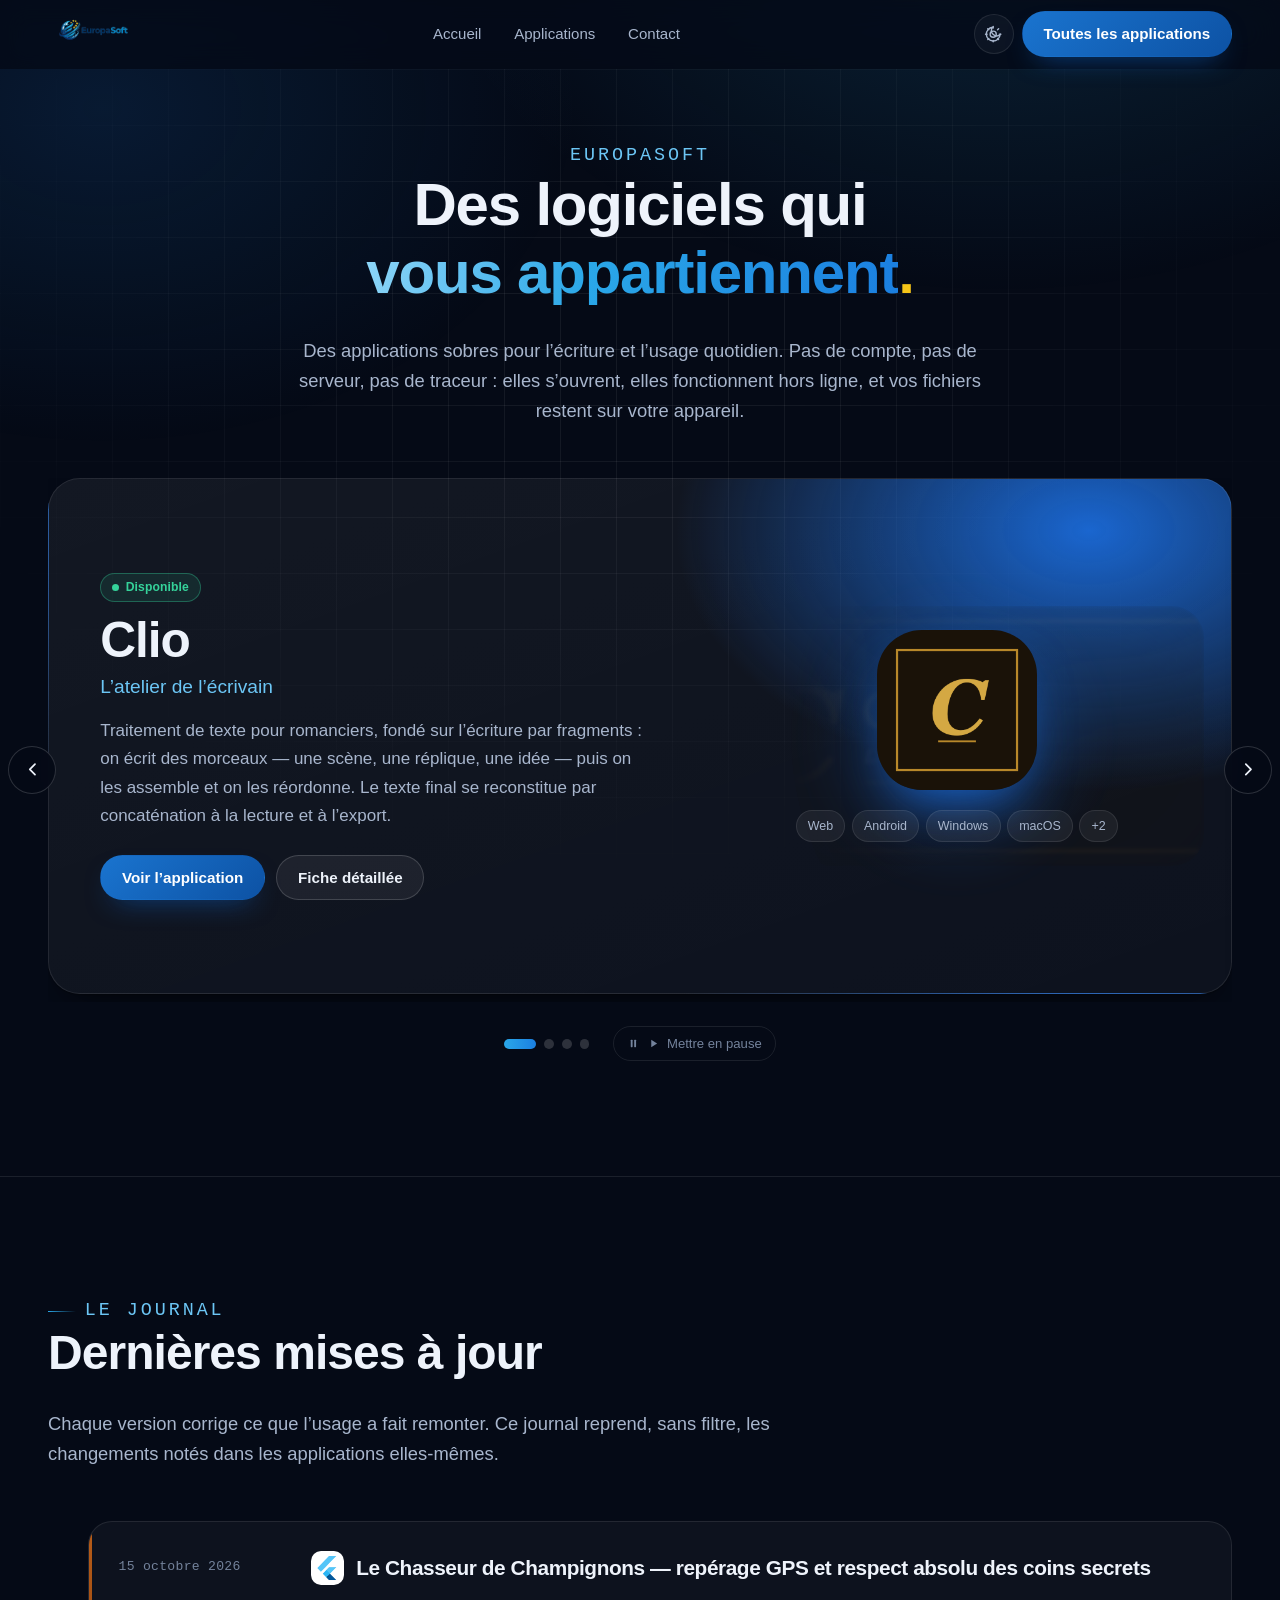
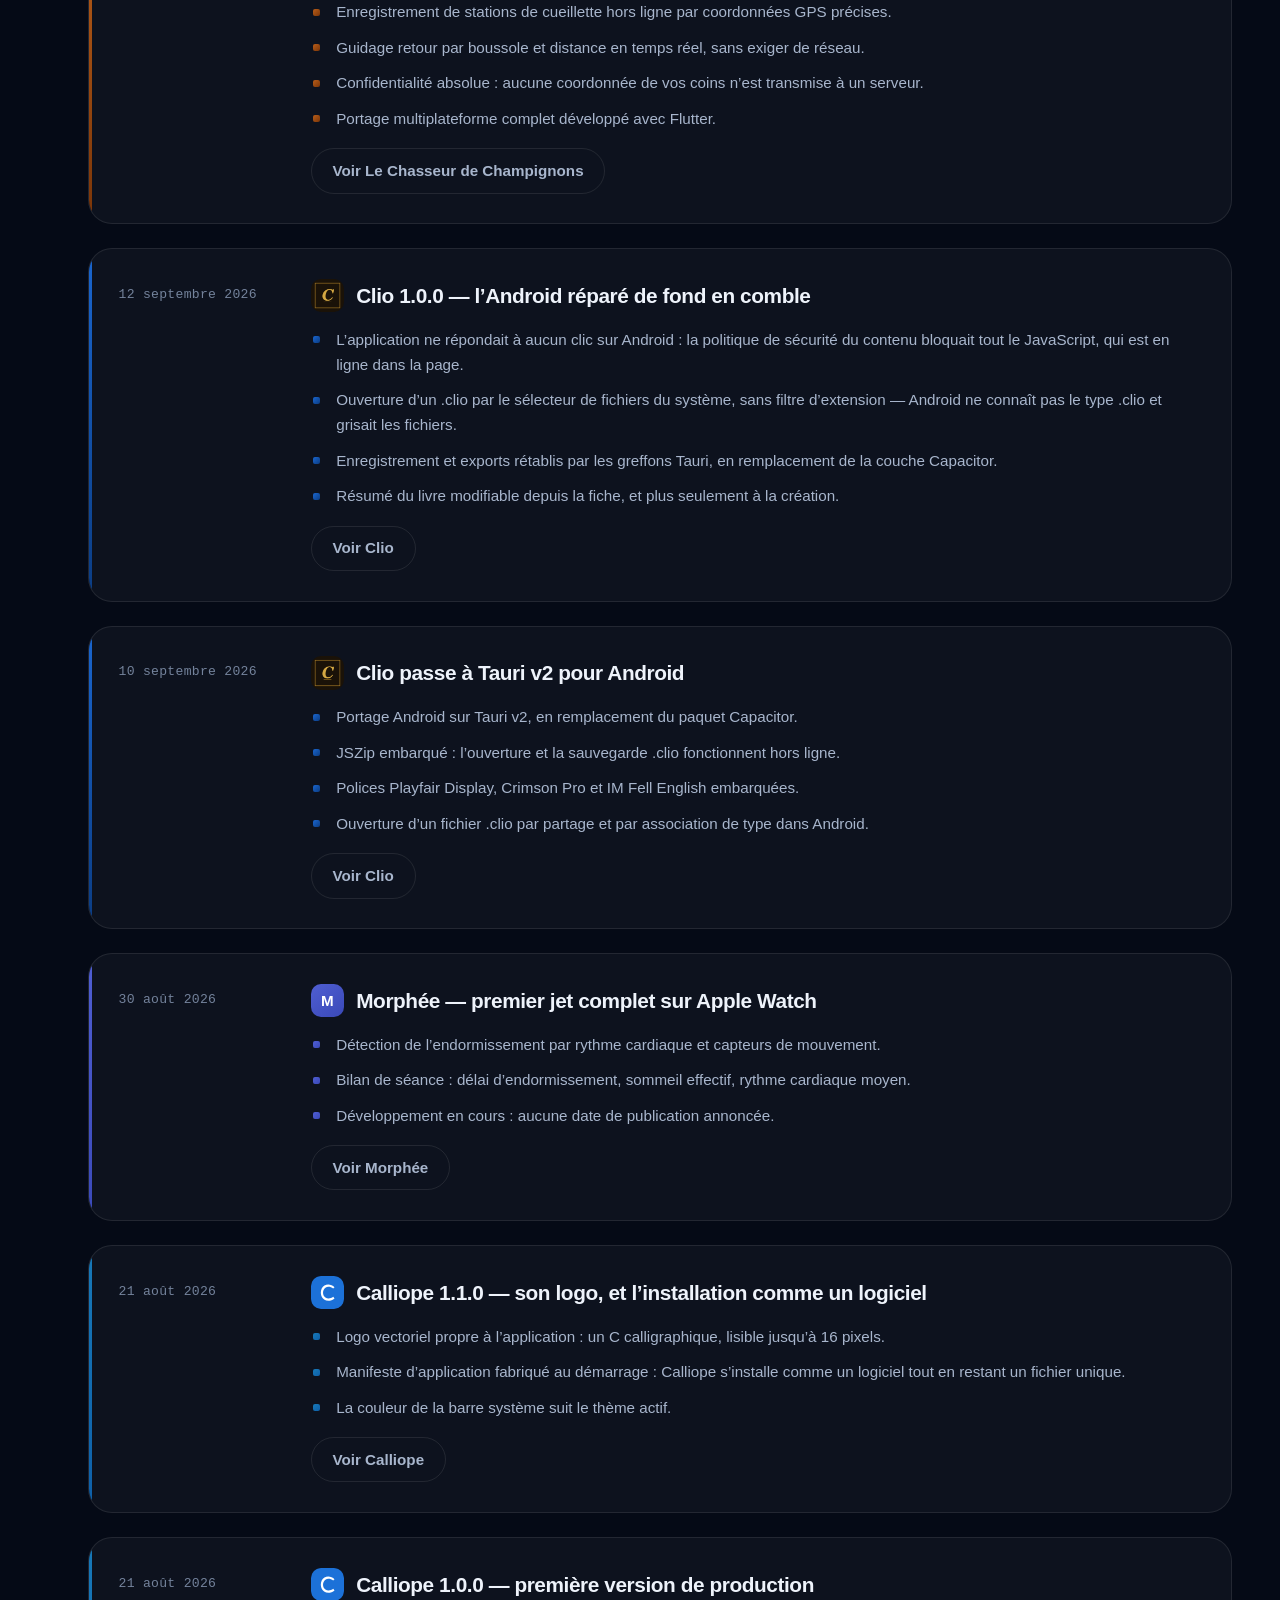
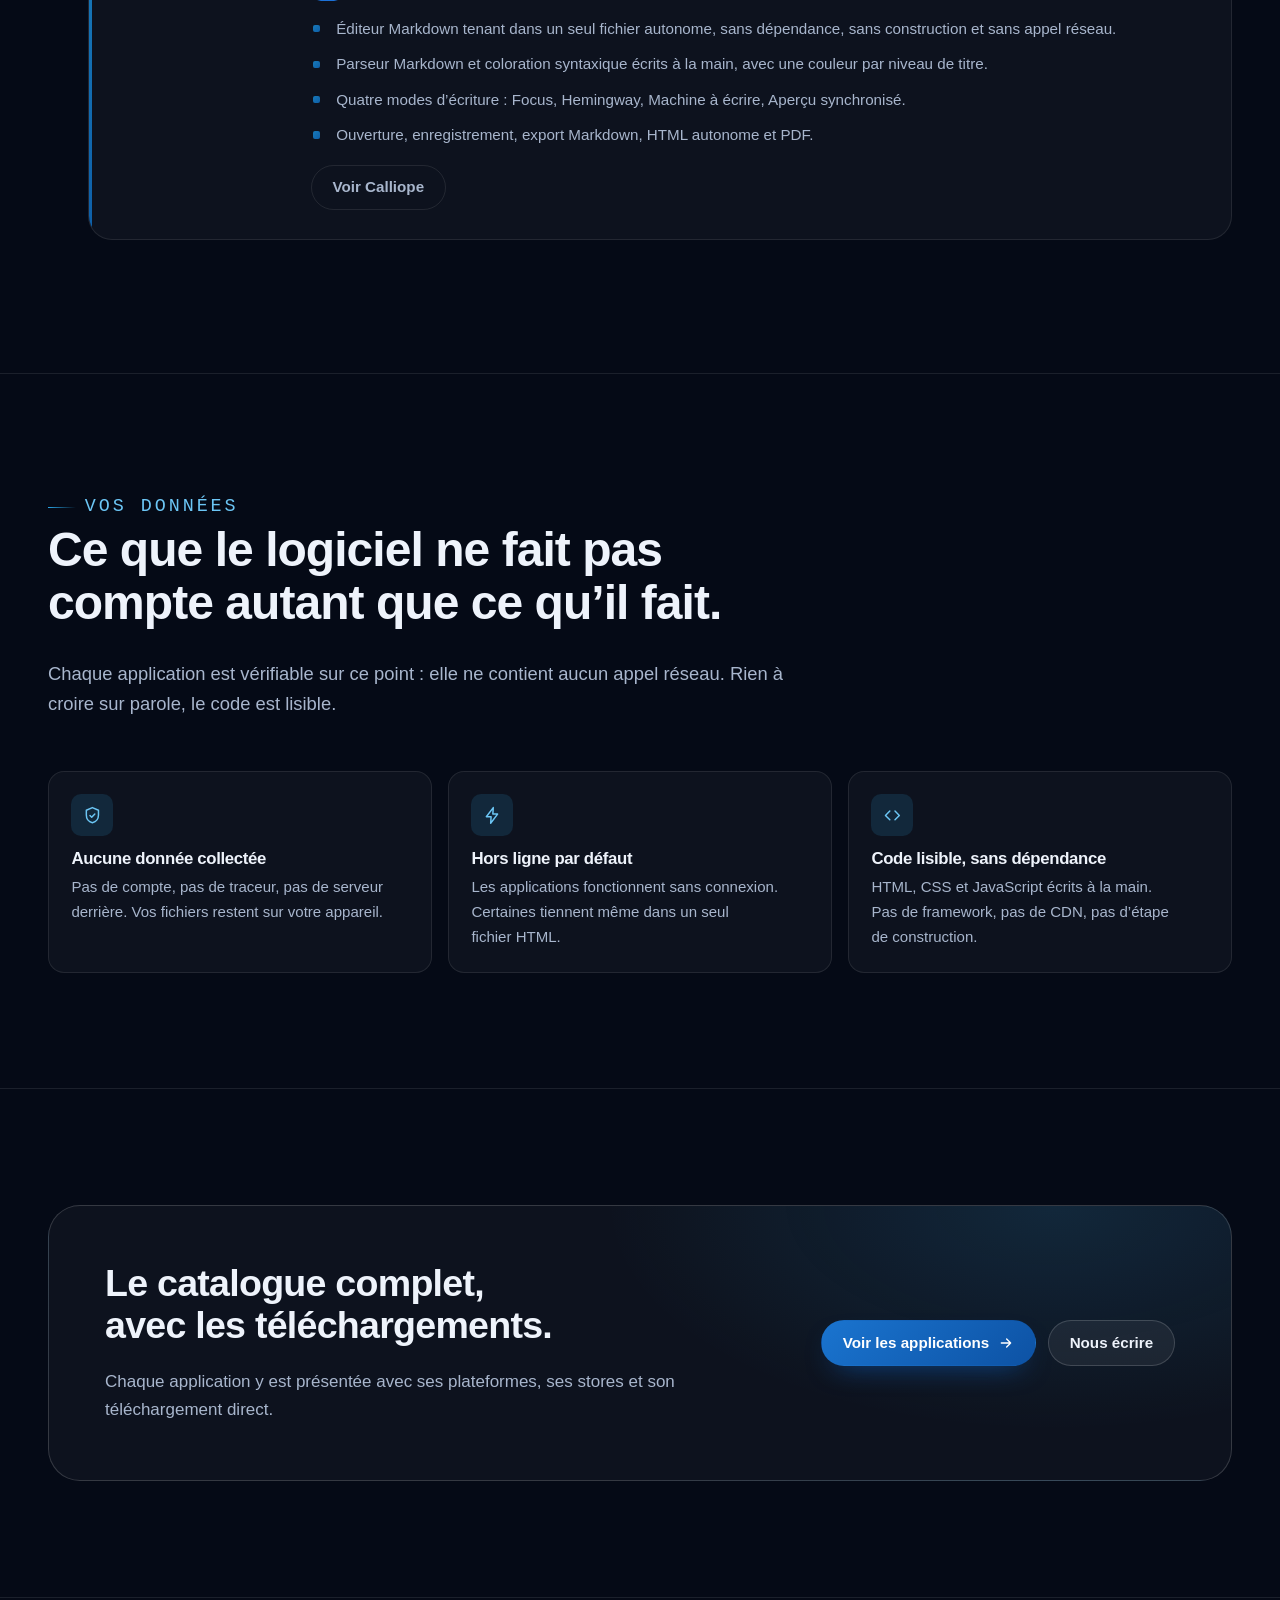
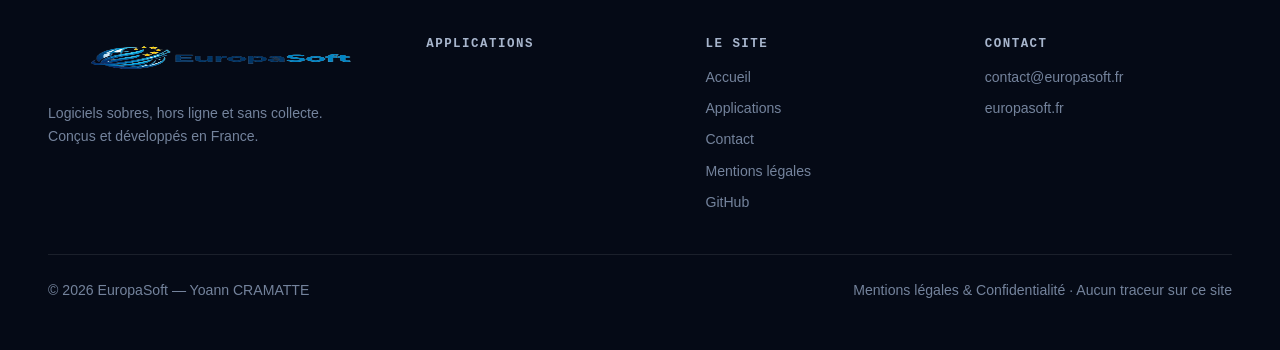
<file: index.html>
<!DOCTYPE html>
<html lang="fr" data-theme="sombre">
<head>
<meta charset="utf-8">
<meta name="viewport" content="width=device-width, initial-scale=1, viewport-fit=cover">
<title>EuropaSoft — Logiciels sobres, hors ligne, sans collecte</title>
<meta name="description" content="EuropaSoft conçoit des applications d'écriture et d'usage quotidien qui fonctionnent hors ligne, sans compte et sans collecte de données. Clio, Calliope, Morphée.">
<meta name="author" content="Yoann CRAMATTE">
<meta name="theme-color" content="#050a16" media="(prefers-color-scheme: dark)">
<meta name="theme-color" content="#f6f8fc" media="(prefers-color-scheme: light)">
<meta name="color-scheme" content="dark light">

<meta property="og:type" content="website">
<meta property="og:locale" content="fr_FR">
<meta property="og:site_name" content="EuropaSoft">
<meta property="og:title" content="EuropaSoft — Logiciels sobres, hors ligne, sans collecte">
<meta property="og:description" content="Des applications qui fonctionnent sans compte, sans connexion et sans traceur. Vos fichiers restent chez vous.">
<meta property="og:image" content="assets/img/logo-europasoft-horizontal.png">
<meta name="twitter:card" content="summary_large_image">

<link rel="icon" type="image/png" sizes="64x64" href="assets/img/favicon-64.png">
<link rel="apple-touch-icon" href="assets/img/apple-touch-icon.png">
<link rel="manifest" href="manifest.webmanifest">
<meta name="application-name" content="EuropaSoft">
<meta name="apple-mobile-web-app-title" content="EuropaSoft">
<meta name="mobile-web-app-capable" content="yes">
<meta name="apple-mobile-web-app-capable" content="yes">
<meta name="apple-mobile-web-app-status-bar-style" content="black-translucent">
<link rel="stylesheet" href="assets/css/style.css">
</head>

<body>
<a class="lien-evitement" href="#contenu">Aller au contenu</a>

<!-- ================= EN-TÊTE ================= -->
<header class="entete" id="entete">
  <div class="conteneur entete__interieur">
    <a class="marque" href="index.html" aria-label="EuropaSoft, accueil">
      <img src="assets/img/logo-europasoft-horizontal.png" alt="EuropaSoft" width="900" height="410">
    </a>

    <nav class="nav-principale" aria-label="Navigation principale">
      <a href="index.html" aria-current="page">Accueil</a>
      <a href="applications.html">Applications</a>
      <a href="contact.html">Contact</a>
    </nav>

    <div class="entete__actions">
      <button class="bouton bouton--secondaire bouton-installer" id="installer-app" type="button" hidden>
        <svg viewBox="0 0 24 24" fill="none" stroke="currentColor" stroke-width="1.8" stroke-linecap="round" stroke-linejoin="round" aria-hidden="true"><path d="M12 4v11M7.5 10.5 12 15l4.5-4.5M5 19h14"/></svg>
        <span>Installer</span>
      </button>

      <button class="bouton-icone" id="bascule-theme" type="button" aria-label="Basculer entre le thème clair et le thème sombre">
        <svg viewBox="0 0 24 24" fill="none" stroke="currentColor" stroke-width="1.8" stroke-linecap="round" aria-hidden="true">
          <path class="icone-lune" d="M21 12.8A9 9 0 1 1 11.2 3a7 7 0 0 0 9.8 9.8Z"/>
          <g class="icone-soleil" hidden>
            <circle cx="12" cy="12" r="4"/>
            <path d="M12 2v2M12 20v2M4.9 4.9l1.4 1.4M17.7 17.7l1.4 1.4M2 12h2M20 12h2M4.9 19.1l1.4-1.4M17.7 6.3l1.4-1.4"/>
          </g>
        </svg>
      </button>

      <a class="bouton bouton--primaire" href="applications.html">Toutes les applications</a>

      <button class="bouton-icone bouton-menu" id="ouvrir-menu" type="button" aria-label="Ouvrir le menu" aria-expanded="false" aria-controls="tiroir">
        <svg viewBox="0 0 24 24" fill="none" stroke="currentColor" stroke-width="1.8" stroke-linecap="round" aria-hidden="true">
          <path d="M4 7h16M4 12h16M4 17h16"/>
        </svg>
      </button>
    </div>
  </div>
</header>

<div class="tiroir" id="tiroir" data-ouvert="non">
  <div class="tiroir__panneau" role="dialog" aria-modal="true" aria-label="Menu">
    <div class="tiroir__tete">
      <button class="bouton-icone" id="fermer-menu" type="button" aria-label="Fermer le menu">
        <svg viewBox="0 0 24 24" fill="none" stroke="currentColor" stroke-width="1.8" stroke-linecap="round" aria-hidden="true">
          <path d="M6 6l12 12M18 6L6 18"/>
        </svg>
      </button>
    </div>
    <a href="index.html">Accueil</a>
    <a href="applications.html">Applications</a>
    <a href="contact.html">Contact</a>
  </div>
</div>

<main id="contenu">

  <!-- ================= CARROUSEL DES APPLICATIONS ================= -->
  <section class="section section--haut">
    <div class="conteneur">
      <div class="entete-section entete-section--centre">
        <p class="surtitre">EuropaSoft</p>
        <h1>Des logiciels qui <span class="accent">vous appartiennent</span><span class="point">.</span></h1>
        <p>
          Des applications sobres pour l’écriture et l’usage quotidien. Pas de
          compte, pas de serveur, pas de traceur : elles s’ouvrent, elles
          fonctionnent hors ligne, et vos fichiers restent sur votre appareil.
        </p>
      </div>
    </div>

    <div class="carrousel" id="carrousel" role="group" aria-roledescription="carrousel" aria-label="Les applications EuropaSoft">
      <div class="conteneur carrousel__cadre">
        <div class="carrousel__piste" id="carrousel-piste" tabindex="0"></div>

        <button class="carrousel__fleche carrousel__fleche--gauche" id="carrousel-precedent" type="button" aria-label="Application précédente">
          <svg viewBox="0 0 24 24" fill="none" stroke="currentColor" stroke-width="2" stroke-linecap="round" stroke-linejoin="round" aria-hidden="true"><path d="M15 6l-6 6 6 6"/></svg>
        </button>
        <button class="carrousel__fleche carrousel__fleche--droite" id="carrousel-suivant" type="button" aria-label="Application suivante">
          <svg viewBox="0 0 24 24" fill="none" stroke="currentColor" stroke-width="2" stroke-linecap="round" stroke-linejoin="round" aria-hidden="true"><path d="M9 6l6 6-6 6"/></svg>
        </button>

        <div class="carrousel__pieds">
          <div class="carrousel__points" id="carrousel-points"></div>
          <button class="carrousel__pause" id="carrousel-pause" type="button" aria-pressed="false">
            <svg viewBox="0 0 24 24" fill="currentColor" stroke="none" aria-hidden="true" class="icone-pause"><rect x="7" y="5" width="3.5" height="14" rx="1"/><rect x="13.5" y="5" width="3.5" height="14" rx="1"/></svg>
            <svg viewBox="0 0 24 24" fill="currentColor" stroke="none" aria-hidden="true" class="icone-lecture" hidden><path d="M8 5l11 7-11 7V5Z"/></svg>
            <span id="carrousel-pause-texte">Mettre en pause</span>
          </button>
        </div>

        <p class="visuellement-cache" id="carrousel-annonce" aria-live="polite"></p>
      </div>
    </div>
  </section>

  <!-- ================= ACTUALITÉS ================= -->
  <section class="section section--liseree" id="actualites">
    <div class="conteneur">
      <div class="entete-section revelation">
        <p class="surtitre">Le journal</p>
        <h2>Dernières mises à jour</h2>
        <p>
          Chaque version corrige ce que l’usage a fait remonter. Ce journal
          reprend, sans filtre, les changements notés dans les applications
          elles-mêmes.
        </p>
      </div>

      <ol class="journal" id="journal"></ol>
    </div>
  </section>

  <!-- ================= ENGAGEMENT ================= -->
  <section class="section section--liseree" id="confiance">
    <div class="conteneur">
      <div class="entete-section revelation">
        <p class="surtitre">Vos données</p>
        <h2>Ce que le logiciel ne fait pas compte autant que ce qu’il fait.</h2>
        <p>
          Chaque application est vérifiable sur ce point : elle ne contient
          aucun appel réseau. Rien à croire sur parole, le code est lisible.
        </p>
      </div>
      <ul class="promesses" id="promesses"></ul>
    </div>
  </section>

  <!-- ================= APPEL ================= -->
  <section class="section section--liseree">
    <div class="conteneur">
      <div class="contact revelation">
        <div>
          <h2>Le catalogue complet, avec les téléchargements.</h2>
          <p>
            Chaque application y est présentée avec ses plateformes, ses stores
            et son téléchargement direct.
          </p>
        </div>
        <div class="contact__actions">
          <a class="bouton bouton--primaire" href="applications.html">
            Voir les applications
            <svg viewBox="0 0 24 24" fill="none" stroke="currentColor" stroke-width="2" stroke-linecap="round" stroke-linejoin="round" aria-hidden="true"><path d="M5 12h14M13 6l6 6-6 6"/></svg>
          </a>
          <a class="bouton bouton--secondaire" href="contact.html">Nous écrire</a>
        </div>
      </div>
    </div>
  </section>
</main>

<!-- ================= PIED DE PAGE ================= -->
<footer class="pied">
  <div class="conteneur">
    <div class="pied__grille">
      <div class="pied__marque">
        <img src="assets/img/logo-europasoft-horizontal.png" alt="EuropaSoft" width="900" height="410">
        <p>Logiciels sobres, hors ligne et sans collecte.<br>Conçus et développés en France.</p>
      </div>

      <div>
        <h4>Applications</h4>
        <ul id="pied-apps"></ul>
      </div>

      <div>
        <h4>Le site</h4>
        <ul>
          <li><a href="index.html" aria-current="page">Accueil</a></li>
          <li><a href="applications.html">Applications</a></li>
          <li><a href="contact.html">Contact</a></li>
          <li><a href="mentions-legales.html">Mentions légales</a></li>
          <li><a href="https://github.com/Yoann-CRAMATTE" rel="noopener">GitHub</a></li>
        </ul>
      </div>

      <div>
        <h4>Contact</h4>
        <ul>
          <li><a href="mailto:contact@europasoft.fr">contact@europasoft.fr</a></li>
          <li><a href="https://europasoft.fr" rel="noopener">europasoft.fr</a></li>
        </ul>
      </div>
    </div>

    <div class="pied__bas">
      <p style="margin:0">© <span id="annee">2026</span> EuropaSoft — Yoann CRAMATTE</p>
      <p style="margin:0"><a href="mentions-legales.html">Mentions légales & Confidentialité</a> · Aucun traceur sur ce site</p>
    </div>
  </div>
</footer>

<!-- Fiche détaillée, partagée par toutes les pages -->
<div class="fiche" id="fiche" data-ouvert="non">
  <div class="fiche__panneau" role="dialog" aria-modal="true" aria-labelledby="fiche-titre" id="fiche-panneau">
    <button class="bouton-icone fiche__fermer" id="fermer-fiche" type="button" aria-label="Fermer la fiche">
      <svg viewBox="0 0 24 24" fill="none" stroke="currentColor" stroke-width="1.8" stroke-linecap="round" aria-hidden="true">
        <path d="M6 6l12 12M18 6L6 18"/>
      </svg>
    </button>
    <div id="fiche-corps"></div>
  </div>
</div>

<script type="application/ld+json">
{
  "@context": "https://schema.org",
  "@type": "Organization",
  "name": "EuropaSoft",
  "url": "https://europasoft.fr",
  "email": "contact@europasoft.fr",
  "founder": { "@type": "Person", "name": "Yoann CRAMATTE" },
  "sameAs": ["https://github.com/Yoann-CRAMATTE"]
}
</script>

<script src="assets/js/donnees.js"></script>
<script src="assets/js/app.js"></script>
<script src="assets/js/pwa.js"></script>
<script src="assets/js/carrousel.js"></script>
</body>
</html>
</file>
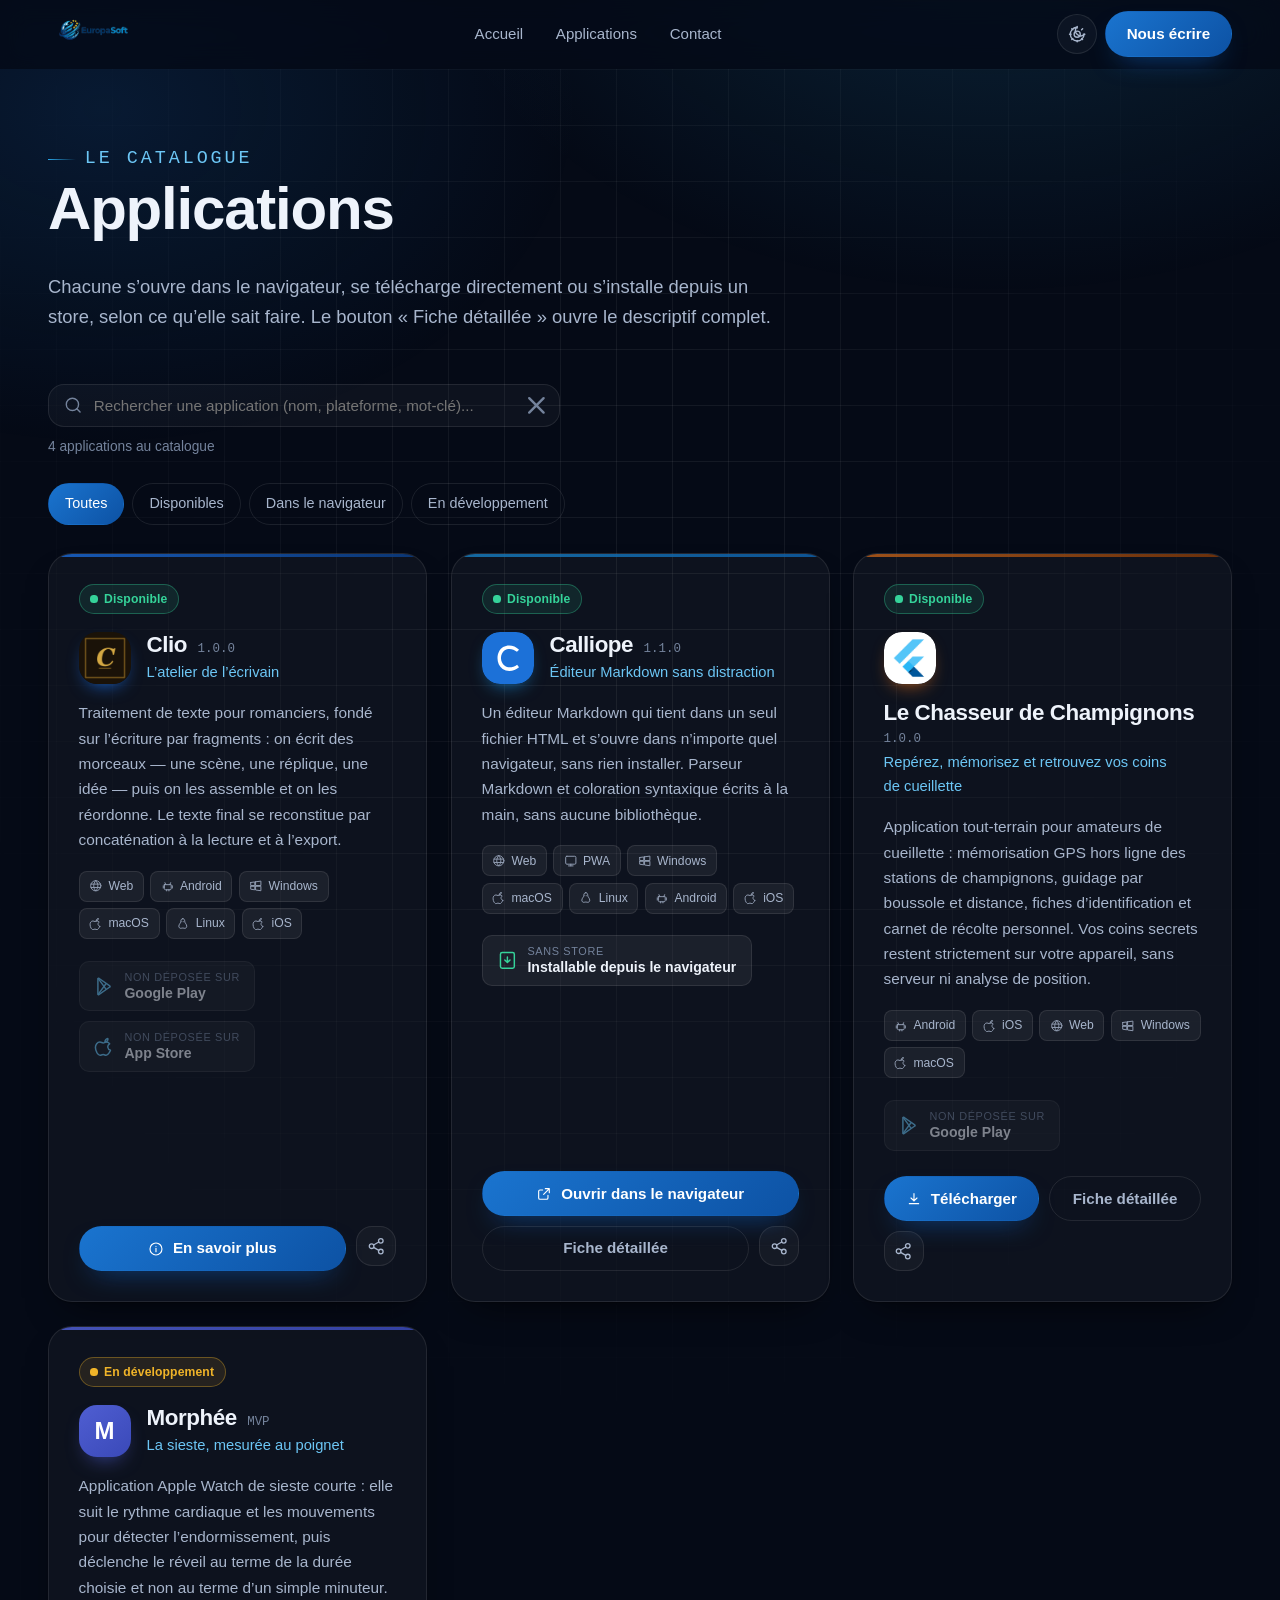
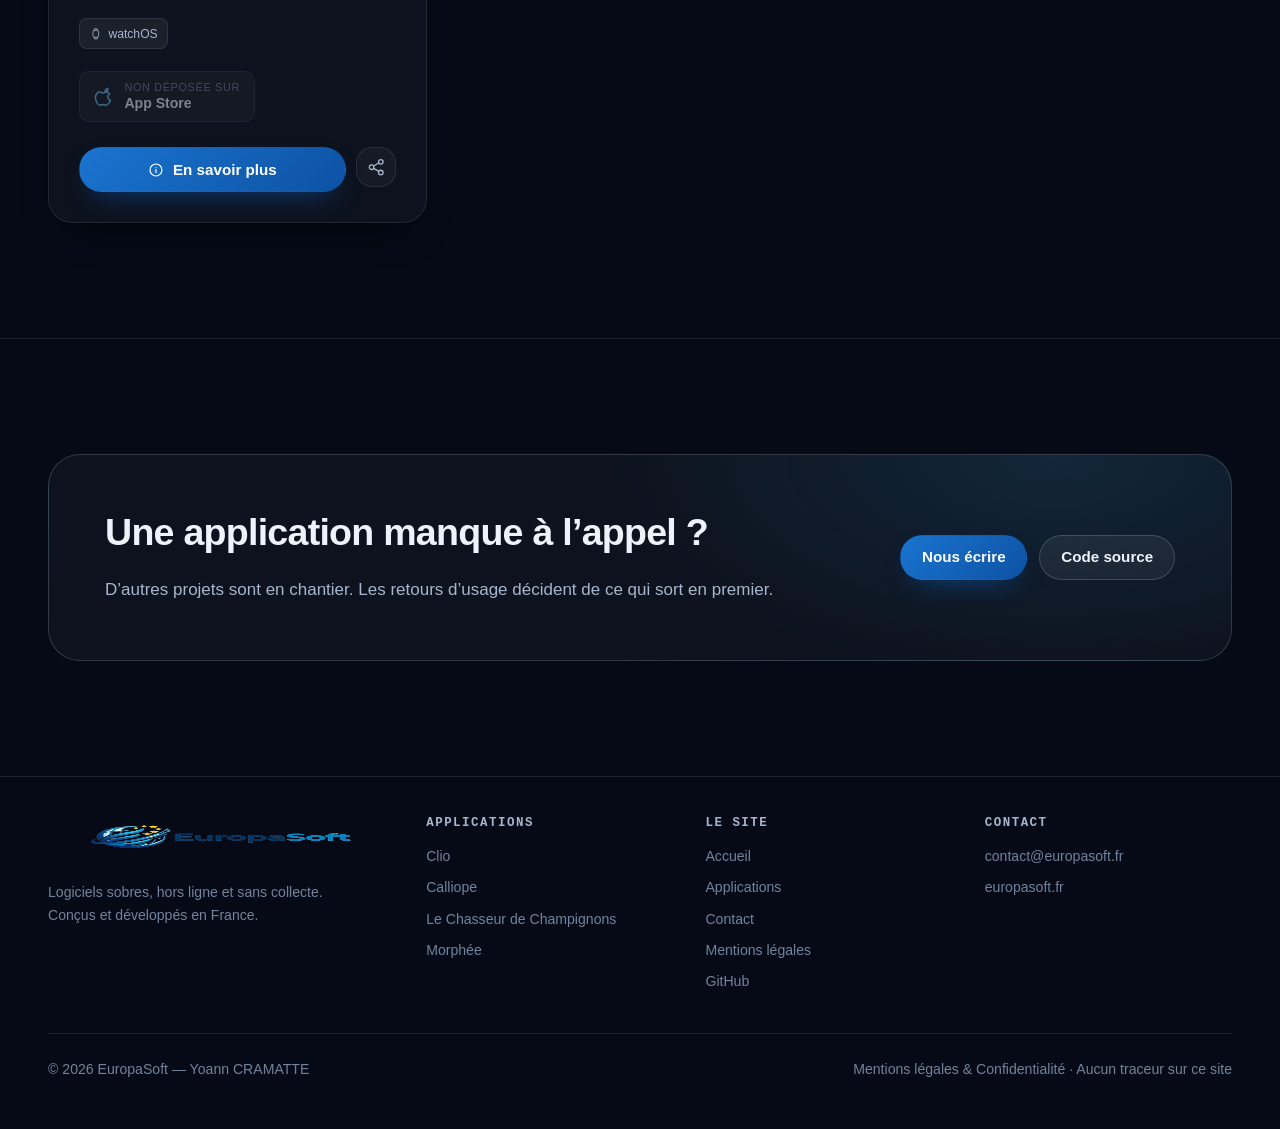
<file: applications.html>
<!DOCTYPE html>
<html lang="fr" data-theme="sombre">
<head>
<meta charset="utf-8">
<meta name="viewport" content="width=device-width, initial-scale=1, viewport-fit=cover">
<title>Applications — EuropaSoft</title>
<meta name="description" content="Le catalogue EuropaSoft : Clio, Calliope et Morphée. Plateformes, stores, téléchargement direct et ouverture dans le navigateur.">
<meta name="author" content="Yoann CRAMATTE">
<meta name="theme-color" content="#050a16" media="(prefers-color-scheme: dark)">
<meta name="theme-color" content="#f6f8fc" media="(prefers-color-scheme: light)">
<meta name="color-scheme" content="dark light">

<meta property="og:type" content="website">
<meta property="og:locale" content="fr_FR">
<meta property="og:site_name" content="EuropaSoft">
<meta property="og:title" content="Applications — EuropaSoft">
<meta property="og:description" content="Des applications qui fonctionnent sans compte, sans connexion et sans traceur. Vos fichiers restent chez vous.">
<meta property="og:image" content="assets/img/logo-europasoft-horizontal.png">
<meta name="twitter:card" content="summary_large_image">

<link rel="icon" type="image/png" sizes="64x64" href="assets/img/favicon-64.png">
<link rel="apple-touch-icon" href="assets/img/apple-touch-icon.png">
<link rel="manifest" href="manifest.webmanifest">
<meta name="application-name" content="EuropaSoft">
<meta name="apple-mobile-web-app-title" content="EuropaSoft">
<meta name="mobile-web-app-capable" content="yes">
<meta name="apple-mobile-web-app-capable" content="yes">
<meta name="apple-mobile-web-app-status-bar-style" content="black-translucent">
<link rel="stylesheet" href="assets/css/style.css">
</head>

<body>
<a class="lien-evitement" href="#contenu">Aller au contenu</a>

<!-- ================= EN-TÊTE ================= -->
<header class="entete" id="entete">
  <div class="conteneur entete__interieur">
    <a class="marque" href="index.html" aria-label="EuropaSoft, accueil">
      <img src="assets/img/logo-europasoft-horizontal.png" alt="EuropaSoft" width="900" height="410">
    </a>

    <nav class="nav-principale" aria-label="Navigation principale">
      <a href="index.html">Accueil</a>
      <a href="applications.html" aria-current="page">Applications</a>
      <a href="contact.html">Contact</a>
    </nav>

    <div class="entete__actions">
      <button class="bouton bouton--secondaire bouton-installer" id="installer-app" type="button" hidden>
        <svg viewBox="0 0 24 24" fill="none" stroke="currentColor" stroke-width="1.8" stroke-linecap="round" stroke-linejoin="round" aria-hidden="true"><path d="M12 4v11M7.5 10.5 12 15l4.5-4.5M5 19h14"/></svg>
        <span>Installer</span>
      </button>

      <button class="bouton-icone" id="bascule-theme" type="button" aria-label="Basculer entre le thème clair et le thème sombre">
        <svg viewBox="0 0 24 24" fill="none" stroke="currentColor" stroke-width="1.8" stroke-linecap="round" aria-hidden="true">
          <path class="icone-lune" d="M21 12.8A9 9 0 1 1 11.2 3a7 7 0 0 0 9.8 9.8Z"/>
          <g class="icone-soleil" hidden>
            <circle cx="12" cy="12" r="4"/>
            <path d="M12 2v2M12 20v2M4.9 4.9l1.4 1.4M17.7 17.7l1.4 1.4M2 12h2M20 12h2M4.9 19.1l1.4-1.4M17.7 6.3l1.4-1.4"/>
          </g>
        </svg>
      </button>

      <a class="bouton bouton--primaire" href="contact.html">Nous écrire</a>

      <button class="bouton-icone bouton-menu" id="ouvrir-menu" type="button" aria-label="Ouvrir le menu" aria-expanded="false" aria-controls="tiroir">
        <svg viewBox="0 0 24 24" fill="none" stroke="currentColor" stroke-width="1.8" stroke-linecap="round" aria-hidden="true">
          <path d="M4 7h16M4 12h16M4 17h16"/>
        </svg>
      </button>
    </div>
  </div>
</header>

<div class="tiroir" id="tiroir" data-ouvert="non">
  <div class="tiroir__panneau" role="dialog" aria-modal="true" aria-label="Menu">
    <div class="tiroir__tete">
      <button class="bouton-icone" id="fermer-menu" type="button" aria-label="Fermer le menu">
        <svg viewBox="0 0 24 24" fill="none" stroke="currentColor" stroke-width="1.8" stroke-linecap="round" aria-hidden="true">
          <path d="M6 6l12 12M18 6L6 18"/>
        </svg>
      </button>
    </div>
    <a href="index.html">Accueil</a>
    <a href="applications.html">Applications</a>
    <a href="contact.html">Contact</a>
  </div>
</div>

<main id="contenu">

  <section class="section section--haut">
    <div class="conteneur">
      <div class="entete-section">
        <p class="surtitre">Le catalogue</p>
        <h1>Applications</h1>
        <p>
          Chacune s’ouvre dans le navigateur, se télécharge directement ou
          s’installe depuis un store, selon ce qu’elle sait faire. Le bouton
          « Fiche détaillée » ouvre le descriptif complet.
        </p>
      </div>

      <div class="barre-recherche">
        <div class="champ-recherche">
          <svg class="champ-recherche__icone" viewBox="0 0 24 24" fill="none" stroke="currentColor" stroke-width="1.8" stroke-linecap="round" stroke-linejoin="round" aria-hidden="true">
            <circle cx="11" cy="11" r="8"></circle>
            <path d="m21 21-4.3-4.3"></path>
          </svg>
          <input type="search" id="recherche-apps" placeholder="Rechercher une application (nom, plateforme, mot-clé)..." aria-label="Rechercher une application">
          <button type="button" id="recherche-effacer" class="champ-recherche__effacer" aria-label="Effacer la recherche" hidden>
            <svg viewBox="0 0 24 24" fill="none" stroke="currentColor" stroke-width="2" stroke-linecap="round" aria-hidden="true">
              <path d="M18 6 6 18M6 6l12 12"></path>
            </svg>
          </button>
        </div>
        <p class="compteur-resultats" id="compteur-resultats" aria-live="polite"></p>
      </div>

      <div class="filtres" role="group" aria-label="Filtrer les applications">
        <button class="filtre" type="button" data-filtre="tout" aria-pressed="true">Toutes</button>
        <button class="filtre" type="button" data-filtre="disponible" aria-pressed="false">Disponibles</button>
        <button class="filtre" type="button" data-filtre="web" aria-pressed="false">Dans le navigateur</button>
        <button class="filtre" type="button" data-filtre="developpement" aria-pressed="false">En développement</button>
      </div>

      <div class="grille-apps grille-apps--detaillee" id="grille-apps"></div>
      <p id="aucun-resultat" hidden>Aucune application ne correspond à ce filtre.</p>
    </div>
  </section>

  <section class="section section--liseree">
    <div class="conteneur">
      <div class="contact revelation">
        <div>
          <h2>Une application manque à l’appel ?</h2>
          <p>
            D’autres projets sont en chantier. Les retours d’usage décident
            de ce qui sort en premier.
          </p>
        </div>
        <div class="contact__actions">
          <a class="bouton bouton--primaire" href="contact.html">Nous écrire</a>
          <a class="bouton bouton--secondaire" href="https://github.com/Yoann-CRAMATTE" rel="noopener">Code source</a>
        </div>
      </div>
    </div>
  </section>
</main>

<!-- ================= PIED DE PAGE ================= -->
<footer class="pied">
  <div class="conteneur">
    <div class="pied__grille">
      <div class="pied__marque">
        <img src="assets/img/logo-europasoft-horizontal.png" alt="EuropaSoft" width="900" height="410">
        <p>Logiciels sobres, hors ligne et sans collecte.<br>Conçus et développés en France.</p>
      </div>

      <div>
        <h4>Applications</h4>
        <ul id="pied-apps"></ul>
      </div>

      <div>
        <h4>Le site</h4>
        <ul>
          <li><a href="index.html">Accueil</a></li>
          <li><a href="applications.html" aria-current="page">Applications</a></li>
          <li><a href="contact.html">Contact</a></li>
          <li><a href="mentions-legales.html">Mentions légales</a></li>
          <li><a href="https://github.com/Yoann-CRAMATTE" rel="noopener">GitHub</a></li>
        </ul>
      </div>

      <div>
        <h4>Contact</h4>
        <ul>
          <li><a href="mailto:contact@europasoft.fr">contact@europasoft.fr</a></li>
          <li><a href="https://europasoft.fr" rel="noopener">europasoft.fr</a></li>
        </ul>
      </div>
    </div>

    <div class="pied__bas">
      <p style="margin:0">© <span id="annee">2026</span> EuropaSoft — Yoann CRAMATTE</p>
      <p style="margin:0"><a href="mentions-legales.html">Mentions légales & Confidentialité</a> · Aucun traceur sur ce site</p>
    </div>
  </div>
</footer>

<!-- Fiche détaillée, partagée par toutes les pages -->
<div class="fiche" id="fiche" data-ouvert="non">
  <div class="fiche__panneau" role="dialog" aria-modal="true" aria-labelledby="fiche-titre" id="fiche-panneau">
    <button class="bouton-icone fiche__fermer" id="fermer-fiche" type="button" aria-label="Fermer la fiche">
      <svg viewBox="0 0 24 24" fill="none" stroke="currentColor" stroke-width="1.8" stroke-linecap="round" aria-hidden="true">
        <path d="M6 6l12 12M18 6L6 18"/>
      </svg>
    </button>
    <div id="fiche-corps"></div>
  </div>
</div>

<script type="application/ld+json">
{
  "@context": "https://schema.org",
  "@type": "Organization",
  "name": "EuropaSoft",
  "url": "https://www.europasoft.eu",
  "email": "contact@europasoft.fr",
  "founder": { "@type": "Person", "name": "Yoann CRAMATTE" },
  "sameAs": ["https://github.com/Yoann-CRAMATTE"]
}
</script>

<script src="assets/js/donnees.js"></script>
<script src="assets/js/app.js"></script>
<script src="assets/js/pwa.js"></script>
</body>
</html>
</file>
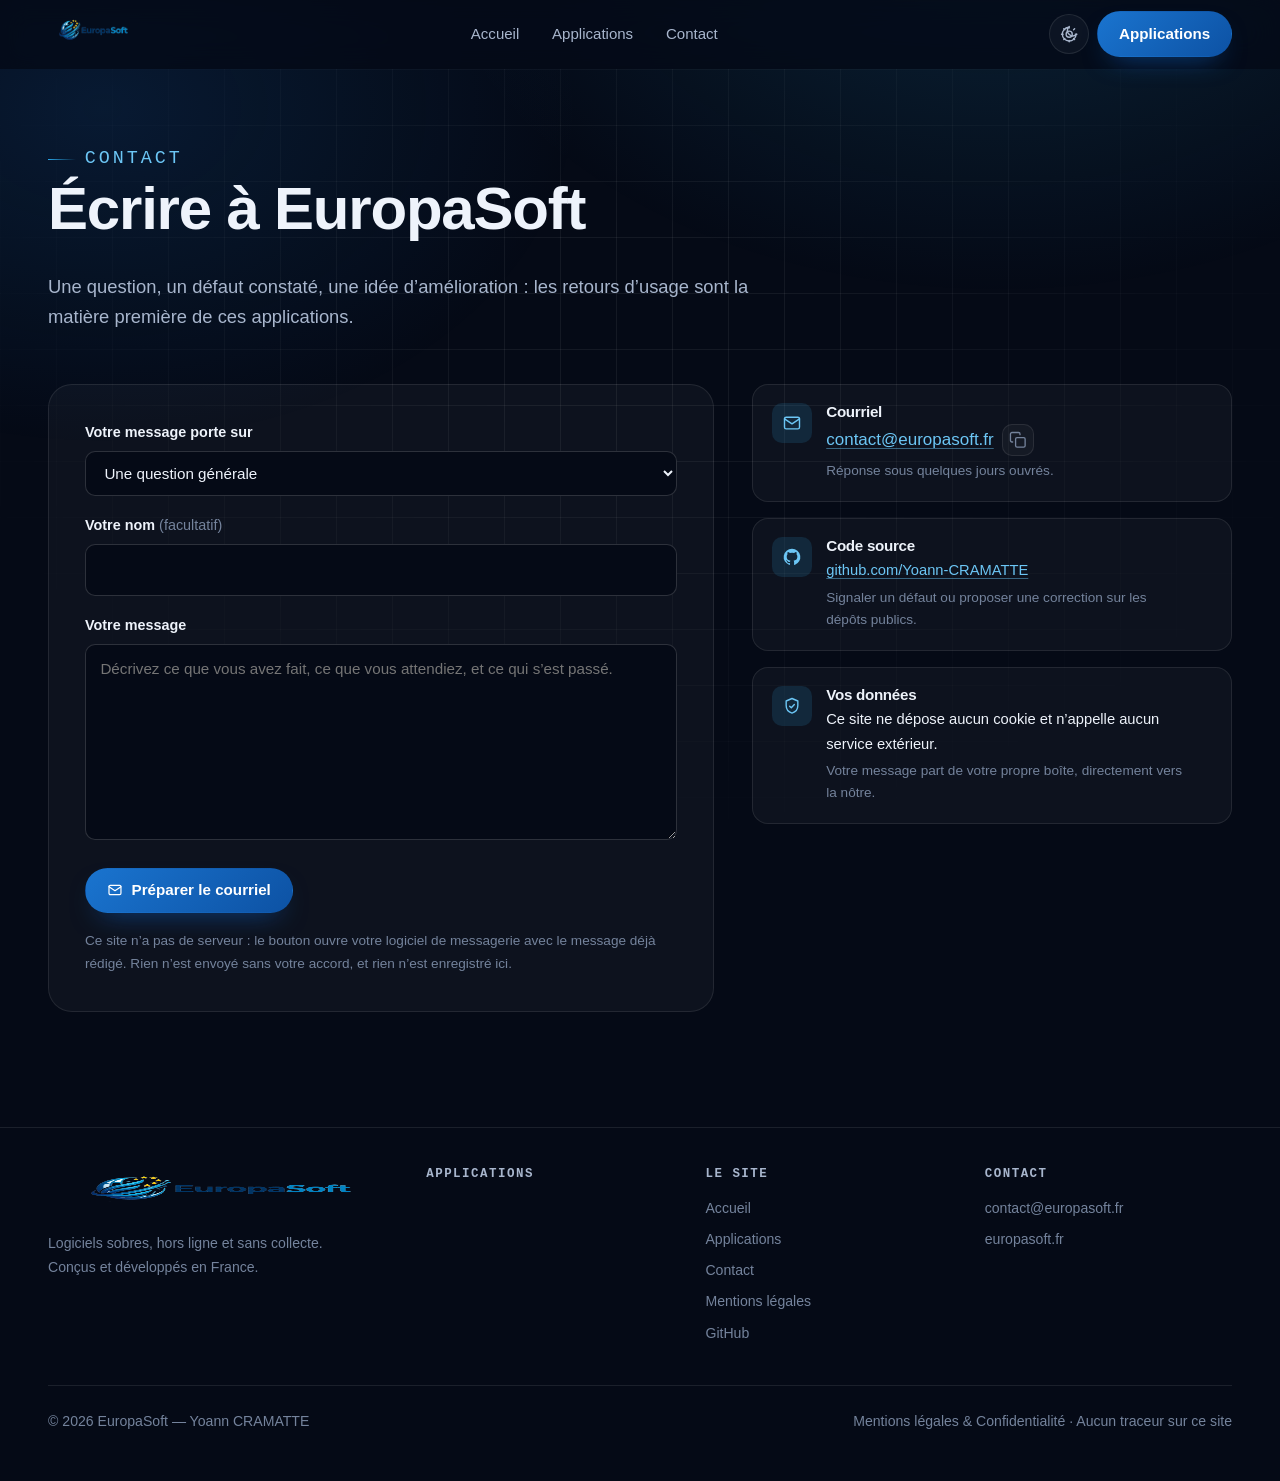
<file: contact.html>
<!DOCTYPE html>
<html lang="fr" data-theme="sombre">
<head>
<meta charset="utf-8">
<meta name="viewport" content="width=device-width, initial-scale=1, viewport-fit=cover">
<title>Contact — EuropaSoft</title>
<meta name="description" content="Écrire à EuropaSoft : question, défaut constaté, suggestion. Adresse contact@europasoft.fr.">
<meta name="author" content="Yoann CRAMATTE">
<meta name="theme-color" content="#050a16" media="(prefers-color-scheme: dark)">
<meta name="theme-color" content="#f6f8fc" media="(prefers-color-scheme: light)">
<meta name="color-scheme" content="dark light">

<meta property="og:type" content="website">
<meta property="og:locale" content="fr_FR">
<meta property="og:site_name" content="EuropaSoft">
<meta property="og:title" content="Contact — EuropaSoft">
<meta property="og:description" content="Des applications qui fonctionnent sans compte, sans connexion et sans traceur. Vos fichiers restent chez vous.">
<meta property="og:image" content="assets/img/logo-europasoft-horizontal.png">
<meta name="twitter:card" content="summary_large_image">

<link rel="icon" type="image/png" sizes="64x64" href="assets/img/favicon-64.png">
<link rel="apple-touch-icon" href="assets/img/apple-touch-icon.png">
<link rel="manifest" href="manifest.webmanifest">
<meta name="application-name" content="EuropaSoft">
<meta name="apple-mobile-web-app-title" content="EuropaSoft">
<meta name="mobile-web-app-capable" content="yes">
<meta name="apple-mobile-web-app-capable" content="yes">
<meta name="apple-mobile-web-app-status-bar-style" content="black-translucent">
<link rel="stylesheet" href="assets/css/style.css">
</head>

<body>
<a class="lien-evitement" href="#contenu">Aller au contenu</a>

<!-- ================= EN-TÊTE ================= -->
<header class="entete" id="entete">
  <div class="conteneur entete__interieur">
    <a class="marque" href="index.html" aria-label="EuropaSoft, accueil">
      <img src="assets/img/logo-europasoft-horizontal.png" alt="EuropaSoft" width="900" height="410">
    </a>

    <nav class="nav-principale" aria-label="Navigation principale">
      <a href="index.html">Accueil</a>
      <a href="applications.html">Applications</a>
      <a href="contact.html" aria-current="page">Contact</a>
    </nav>

    <div class="entete__actions">
      <button class="bouton bouton--secondaire bouton-installer" id="installer-app" type="button" hidden>
        <svg viewBox="0 0 24 24" fill="none" stroke="currentColor" stroke-width="1.8" stroke-linecap="round" stroke-linejoin="round" aria-hidden="true"><path d="M12 4v11M7.5 10.5 12 15l4.5-4.5M5 19h14"/></svg>
        <span>Installer</span>
      </button>

      <button class="bouton-icone" id="bascule-theme" type="button" aria-label="Basculer entre le thème clair et le thème sombre">
        <svg viewBox="0 0 24 24" fill="none" stroke="currentColor" stroke-width="1.8" stroke-linecap="round" aria-hidden="true">
          <path class="icone-lune" d="M21 12.8A9 9 0 1 1 11.2 3a7 7 0 0 0 9.8 9.8Z"/>
          <g class="icone-soleil" hidden>
            <circle cx="12" cy="12" r="4"/>
            <path d="M12 2v2M12 20v2M4.9 4.9l1.4 1.4M17.7 17.7l1.4 1.4M2 12h2M20 12h2M4.9 19.1l1.4-1.4M17.7 6.3l1.4-1.4"/>
          </g>
        </svg>
      </button>

      <a class="bouton bouton--primaire" href="applications.html">Applications</a>

      <button class="bouton-icone bouton-menu" id="ouvrir-menu" type="button" aria-label="Ouvrir le menu" aria-expanded="false" aria-controls="tiroir">
        <svg viewBox="0 0 24 24" fill="none" stroke="currentColor" stroke-width="1.8" stroke-linecap="round" aria-hidden="true">
          <path d="M4 7h16M4 12h16M4 17h16"/>
        </svg>
      </button>
    </div>
  </div>
</header>

<div class="tiroir" id="tiroir" data-ouvert="non">
  <div class="tiroir__panneau" role="dialog" aria-modal="true" aria-label="Menu">
    <div class="tiroir__tete">
      <button class="bouton-icone" id="fermer-menu" type="button" aria-label="Fermer le menu">
        <svg viewBox="0 0 24 24" fill="none" stroke="currentColor" stroke-width="1.8" stroke-linecap="round" aria-hidden="true">
          <path d="M6 6l12 12M18 6L6 18"/>
        </svg>
      </button>
    </div>
    <a href="index.html">Accueil</a>
    <a href="applications.html">Applications</a>
    <a href="contact.html">Contact</a>
  </div>
</div>

<main id="contenu">

  <section class="section section--haut">
    <div class="conteneur">
      <div class="entete-section">
        <p class="surtitre">Contact</p>
        <h1>Écrire à EuropaSoft</h1>
        <p>
          Une question, un défaut constaté, une idée d’amélioration : les
          retours d’usage sont la matière première de ces applications.
        </p>
      </div>

      <div class="grille-contact">
        <!-- Formulaire : il compose un courriel, il n'envoie rien tout seul -->
        <form class="formulaire revelation" id="formulaire-contact" novalidate>
          <div class="champ">
            <label for="sujet">Votre message porte sur</label>
            <select id="sujet" name="sujet"></select>
          </div>

          <div class="champ">
            <label for="nom">Votre nom <span class="facultatif">(facultatif)</span></label>
            <input type="text" id="nom" name="nom" autocomplete="name">
          </div>

          <div class="champ">
            <label for="message">Votre message</label>
            <textarea id="message" name="message" rows="7" required
              placeholder="Décrivez ce que vous avez fait, ce que vous attendiez, et ce qui s’est passé."></textarea>
            <p class="champ__erreur" id="erreur-message" hidden>Un message vide n’aiderait personne : écrivez au moins une ligne.</p>
          </div>

          <button class="bouton bouton--primaire" type="submit">
            <svg viewBox="0 0 24 24" fill="none" stroke="currentColor" stroke-width="1.8" stroke-linecap="round" stroke-linejoin="round" aria-hidden="true"><path d="M3 7l9 6 9-6"/><rect x="3" y="5" width="18" height="14" rx="2"/></svg>
            Préparer le courriel
          </button>

          <p class="formulaire__note">
            Ce site n’a pas de serveur : le bouton ouvre votre logiciel de
            messagerie avec le message déjà rédigé. Rien n’est envoyé sans
            votre accord, et rien n’est enregistré ici.
          </p>
        </form>

        <aside class="coordonnees revelation">
          <div class="coordonnee">
            <span class="coordonnee__icone" aria-hidden="true">
              <svg viewBox="0 0 24 24" fill="none" stroke="currentColor" stroke-width="1.7" stroke-linecap="round" stroke-linejoin="round"><path d="M3 7l9 6 9-6"/><rect x="3" y="5" width="18" height="14" rx="2"/></svg>
            </span>
            <div>
              <h2>Courriel</h2>
              <div class="ligne-copie-courriel">
                <a href="mailto:contact@europasoft.fr">contact@europasoft.fr</a>
                <button type="button" class="bouton-copier" id="copier-courriel" aria-label="Copier l'adresse courriel" title="Copier l'adresse">
                  <svg viewBox="0 0 24 24" fill="none" stroke="currentColor" stroke-width="1.8" stroke-linecap="round" stroke-linejoin="round" aria-hidden="true"><rect x="9" y="9" width="13" height="13" rx="2" ry="2"/><path d="M5 15H4a2 2 0 0 1-2-2V4a2 2 0 0 1 2-2h9a2 2 0 0 1 2 2v1"/></svg>
                </button>
              </div>
              <p class="coordonnee__detail">Réponse sous quelques jours ouvrés.</p>
            </div>
          </div>

          <div class="coordonnee">
            <span class="coordonnee__icone" aria-hidden="true">
              <svg viewBox="0 0 24 24" fill="currentColor" stroke="none"><path d="M12 2a10 10 0 0 0-3.16 19.49c.5.09.68-.22.68-.48l-.01-1.7c-2.78.6-3.37-1.34-3.37-1.34-.45-1.16-1.11-1.47-1.11-1.47-.91-.62.07-.61.07-.61 1 .07 1.53 1.03 1.53 1.03.9 1.53 2.36 1.09 2.94.83.09-.65.35-1.09.63-1.34-2.22-.25-4.55-1.11-4.55-4.94 0-1.09.39-1.98 1.03-2.68-.1-.25-.45-1.27.1-2.64 0 0 .84-.27 2.75 1.02a9.5 9.5 0 0 1 5 0c1.91-1.29 2.75-1.02 2.75-1.02.55 1.37.2 2.39.1 2.64.64.7 1.03 1.59 1.03 2.68 0 3.84-2.34 4.68-4.57 4.93.36.31.68.92.68 1.85l-.01 2.75c0 .27.18.58.69.48A10 10 0 0 0 12 2Z"/></svg>
            </span>
            <div>
              <h2>Code source</h2>
              <p><a href="https://github.com/Yoann-CRAMATTE" rel="noopener">github.com/Yoann-CRAMATTE</a></p>
              <p class="coordonnee__detail">Signaler un défaut ou proposer une correction sur les dépôts publics.</p>
            </div>
          </div>

          <div class="coordonnee">
            <span class="coordonnee__icone" aria-hidden="true">
              <svg viewBox="0 0 24 24" fill="none" stroke="currentColor" stroke-width="1.7" stroke-linecap="round" stroke-linejoin="round"><path d="M12 3l7 3v5.5c0 4.2-2.9 7.9-7 9-4.1-1.1-7-4.8-7-9V6l7-3Z"/><path d="M9.2 12.2l2 2 3.6-3.9"/></svg>
            </span>
            <div>
              <h2>Vos données</h2>
              <p>Ce site ne dépose aucun cookie et n’appelle aucun service extérieur.</p>
              <p class="coordonnee__detail">Votre message part de votre propre boîte, directement vers la nôtre.</p>
            </div>
          </div>
        </aside>
      </div>
    </div>
  </section>
</main>

<!-- ================= PIED DE PAGE ================= -->
<footer class="pied">
  <div class="conteneur">
    <div class="pied__grille">
      <div class="pied__marque">
        <img src="assets/img/logo-europasoft-horizontal.png" alt="EuropaSoft" width="900" height="410">
        <p>Logiciels sobres, hors ligne et sans collecte.<br>Conçus et développés en France.</p>
      </div>

      <div>
        <h4>Applications</h4>
        <ul id="pied-apps"></ul>
      </div>

      <div>
        <h4>Le site</h4>
        <ul>
          <li><a href="index.html">Accueil</a></li>
          <li><a href="applications.html">Applications</a></li>
          <li><a href="contact.html" aria-current="page">Contact</a></li>
          <li><a href="mentions-legales.html">Mentions légales</a></li>
          <li><a href="https://github.com/Yoann-CRAMATTE" rel="noopener">GitHub</a></li>
        </ul>
      </div>

      <div>
        <h4>Contact</h4>
        <ul>
          <li><a href="mailto:contact@europasoft.fr">contact@europasoft.fr</a></li>
          <li><a href="https://europasoft.fr" rel="noopener">europasoft.fr</a></li>
        </ul>
      </div>
    </div>

    <div class="pied__bas">
      <p style="margin:0">© <span id="annee">2026</span> EuropaSoft — Yoann CRAMATTE</p>
      <p style="margin:0"><a href="mentions-legales.html">Mentions légales & Confidentialité</a> · Aucun traceur sur ce site</p>
    </div>
  </div>
</footer>

<!-- Fiche détaillée, partagée par toutes les pages -->
<div class="fiche" id="fiche" data-ouvert="non">
  <div class="fiche__panneau" role="dialog" aria-modal="true" aria-labelledby="fiche-titre" id="fiche-panneau">
    <button class="bouton-icone fiche__fermer" id="fermer-fiche" type="button" aria-label="Fermer la fiche">
      <svg viewBox="0 0 24 24" fill="none" stroke="currentColor" stroke-width="1.8" stroke-linecap="round" aria-hidden="true">
        <path d="M6 6l12 12M18 6L6 18"/>
      </svg>
    </button>
    <div id="fiche-corps"></div>
  </div>
</div>

<script type="application/ld+json">
{
  "@context": "https://schema.org",
  "@type": "Organization",
  "name": "EuropaSoft",
  "url": "https://www.europasoft.eu",
  "email": "contact@europasoft.fr",
  "founder": { "@type": "Person", "name": "Yoann CRAMATTE" },
  "sameAs": ["https://github.com/Yoann-CRAMATTE"]
}
</script>

<script src="assets/js/donnees.js"></script>
<script src="assets/js/app.js"></script>
<script src="assets/js/pwa.js"></script>
<script src="assets/js/contact.js"></script>
</body>
</html>
</file>
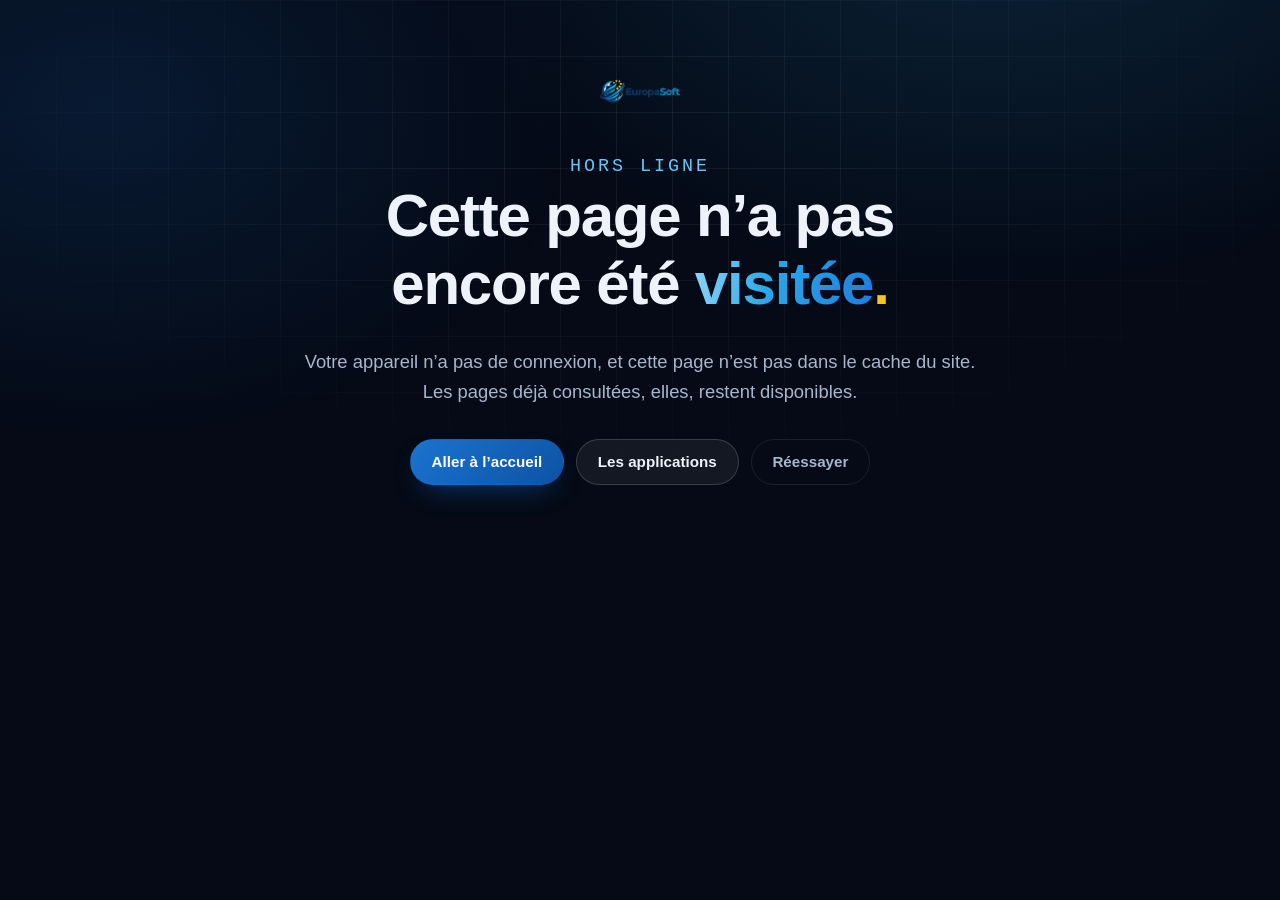
<file: hors-ligne.html>
<!DOCTYPE html>
<html lang="fr" data-theme="sombre">
<head>
<meta charset="utf-8">
<meta name="viewport" content="width=device-width, initial-scale=1, viewport-fit=cover">
<title>Hors ligne — EuropaSoft</title>
<meta name="robots" content="noindex">
<meta name="theme-color" content="#050a16">
<link rel="icon" type="image/png" sizes="64x64" href="assets/img/favicon-64.png">
<link rel="stylesheet" href="assets/css/style.css">
</head>

<body>
<main id="contenu">
  <section class="section section--haut">
    <div class="conteneur">
      <div class="entete-section entete-section--centre">
        <img src="assets/img/logo-europasoft-horizontal.png" alt="EuropaSoft"
             width="900" height="410" style="height:3rem;width:auto;margin:0 auto 2rem">
        <p class="surtitre">Hors ligne</p>
        <h1>Cette page n’a pas encore été <span class="accent">visitée</span><span class="point">.</span></h1>
        <p>
          Votre appareil n’a pas de connexion, et cette page n’est pas dans
          le cache du site. Les pages déjà consultées, elles, restent
          disponibles.
        </p>

        <div class="contact__actions" style="justify-content:center;margin-top:2rem">
          <a class="bouton bouton--primaire" href="index.html">Aller à l’accueil</a>
          <a class="bouton bouton--secondaire" href="applications.html">Les applications</a>
          <button class="bouton bouton--fantome" type="button" onclick="location.reload()">Réessayer</button>
        </div>
      </div>
    </div>
  </section>
</main>
</body>
</html>
</file>
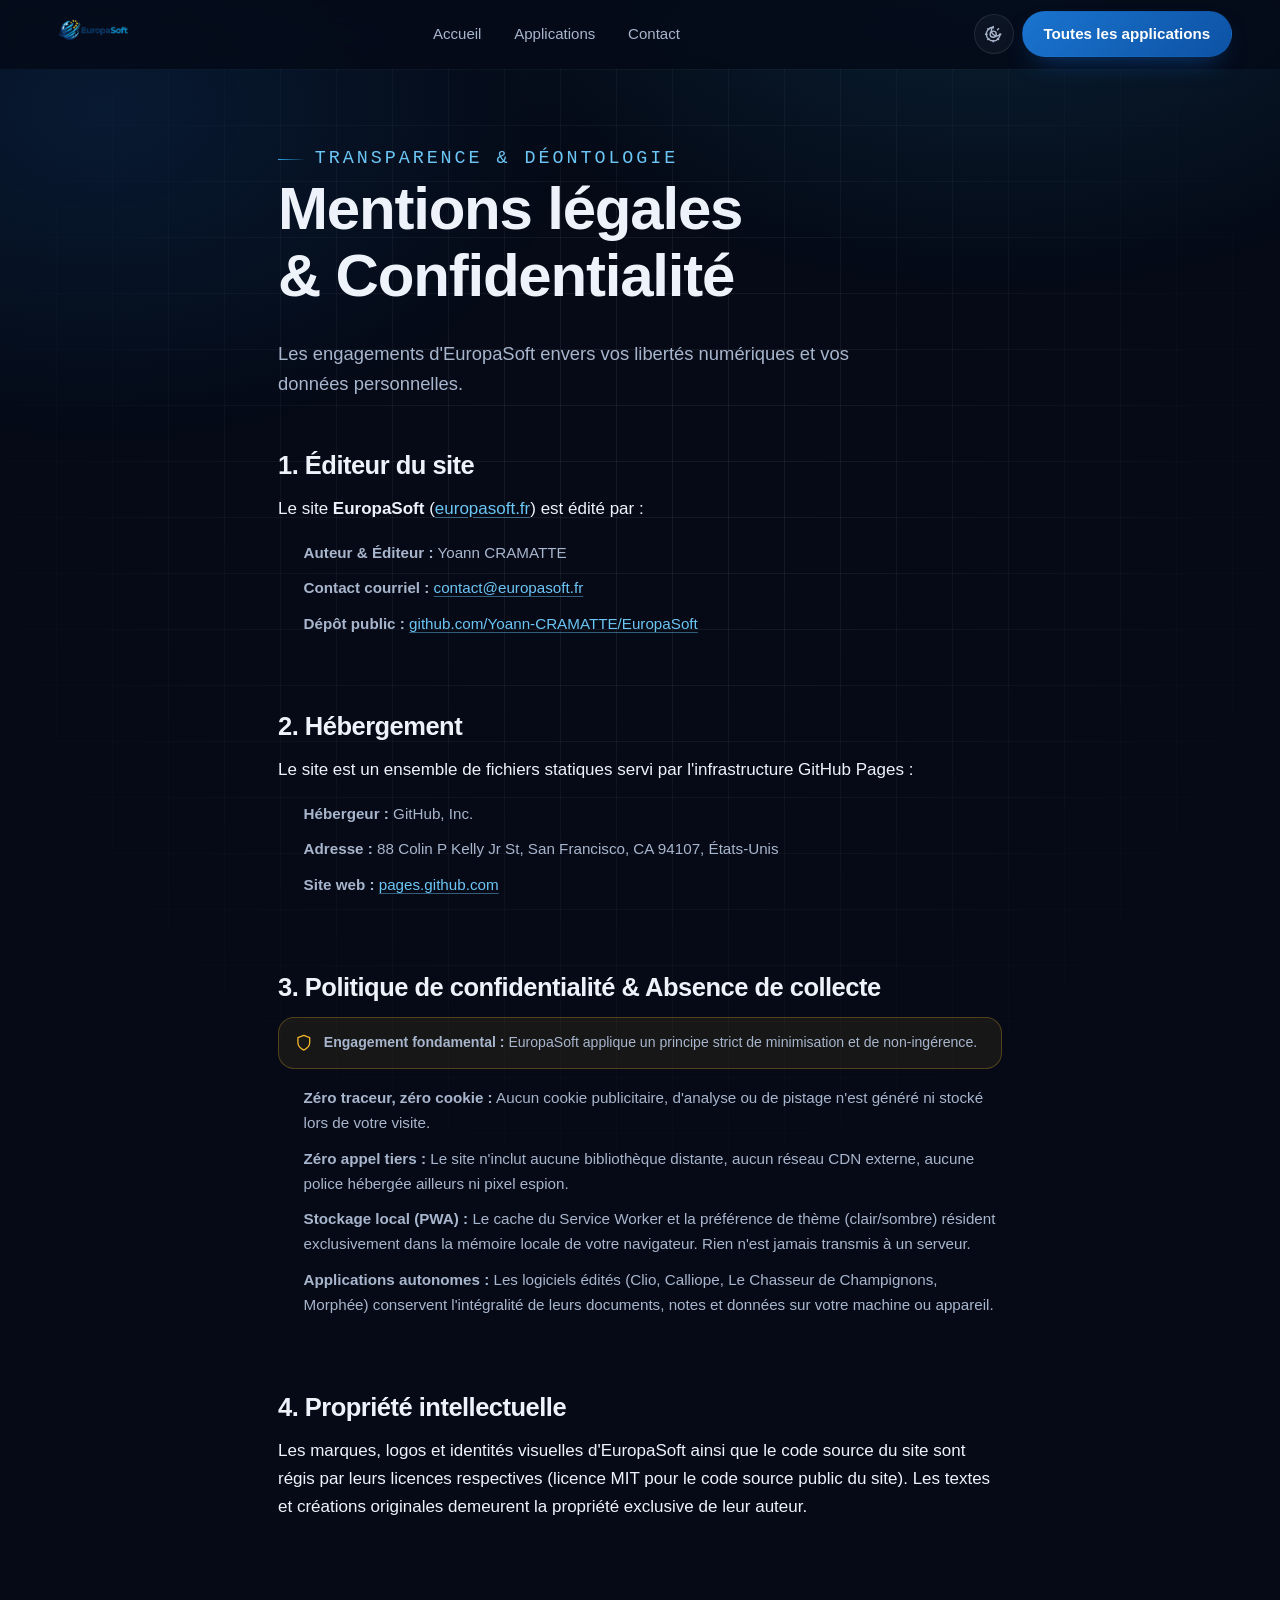
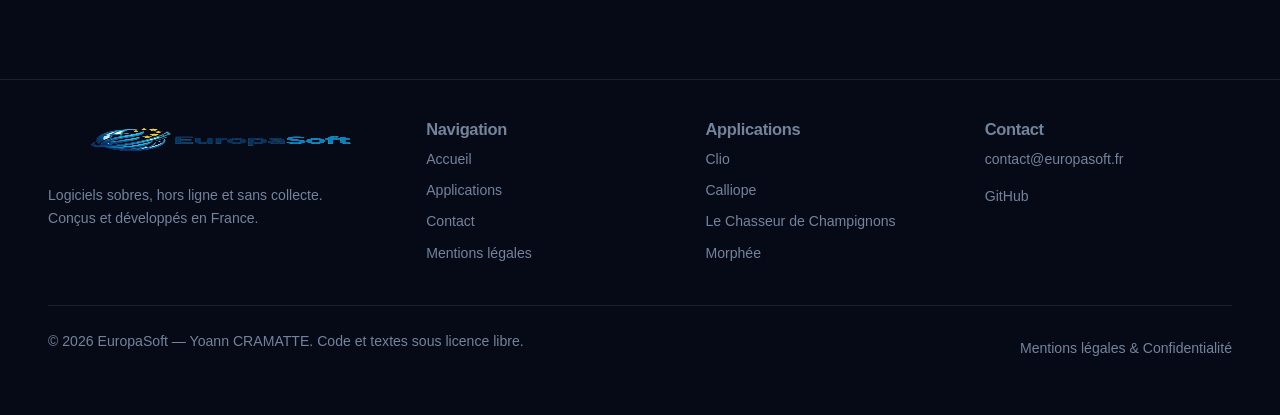
<file: mentions-legales.html>
<!DOCTYPE html>
<html lang="fr" data-theme="sombre">
<head>
<meta charset="utf-8">
<meta name="viewport" content="width=device-width, initial-scale=1, viewport-fit=cover">
<title>Mentions légales & Confidentialité — EuropaSoft</title>
<meta name="description" content="Mentions légales, hébergement et engagement d'absence de collecte de données d'EuropaSoft.">
<meta name="author" content="Yoann CRAMATTE">
<meta name="theme-color" content="#050a16" media="(prefers-color-scheme: dark)">
<meta name="theme-color" content="#f6f8fc" media="(prefers-color-scheme: light)">
<meta name="color-scheme" content="dark light">

<meta property="og:type" content="website">
<meta property="og:locale" content="fr_FR">
<meta property="og:site_name" content="EuropaSoft">
<meta property="og:title" content="Mentions légales & Confidentialité — EuropaSoft">
<meta property="og:description" content="Transparence, hébergement et engagement d'absence totale de collecte de données.">
<meta property="og:image" content="assets/img/logo-europasoft-horizontal.png">
<meta name="twitter:card" content="summary_large_image">

<link rel="icon" type="image/png" sizes="64x64" href="assets/img/favicon-64.png">
<link rel="apple-touch-icon" href="assets/img/apple-touch-icon.png">
<link rel="manifest" href="manifest.webmanifest">
<meta name="application-name" content="EuropaSoft">
<meta name="apple-mobile-web-app-title" content="EuropaSoft">
<meta name="mobile-web-app-capable" content="yes">
<meta name="apple-mobile-web-app-capable" content="yes">
<meta name="apple-mobile-web-app-status-bar-style" content="black-translucent">
<link rel="stylesheet" href="assets/css/style.css">
</head>

<body>
<a class="lien-evitement" href="#contenu">Aller au contenu</a>

<!-- ================= EN-TÊTE ================= -->
<header class="entete" id="entete">
  <div class="conteneur entete__interieur">
    <a class="marque" href="index.html" aria-label="EuropaSoft, accueil">
      <img src="assets/img/logo-europasoft-horizontal.png" alt="EuropaSoft" width="900" height="410">
    </a>

    <nav class="nav-principale" aria-label="Navigation principale">
      <a href="index.html">Accueil</a>
      <a href="applications.html">Applications</a>
      <a href="contact.html">Contact</a>
    </nav>

    <div class="entete__actions">
      <button class="bouton bouton--secondaire bouton-installer" id="installer-app" type="button" hidden>
        <svg viewBox="0 0 24 24" fill="none" stroke="currentColor" stroke-width="1.8" stroke-linecap="round" stroke-linejoin="round" aria-hidden="true"><path d="M12 4v11M7.5 10.5 12 15l4.5-4.5M5 19h14"/></svg>
        <span>Installer</span>
      </button>

      <button class="bouton-icone" id="bascule-theme" type="button" aria-label="Basculer entre le thème clair et le thème sombre">
        <svg viewBox="0 0 24 24" fill="none" stroke="currentColor" stroke-width="1.8" stroke-linecap="round" aria-hidden="true">
          <path class="icone-lune" d="M21 12.8A9 9 0 1 1 11.2 3a7 7 0 0 0 9.8 9.8Z"/>
          <g class="icone-soleil" hidden>
            <circle cx="12" cy="12" r="4"/>
            <path d="M12 2v2M12 20v2M4.9 4.9l1.4 1.4M17.7 17.7l1.4 1.4M2 12h2M20 12h2M4.9 19.1l1.4-1.4M17.7 6.3l1.4-1.4"/>
          </g>
        </svg>
      </button>

      <a class="bouton bouton--primaire" href="applications.html">Toutes les applications</a>

      <button class="bouton-icone bouton-menu" id="ouvrir-menu" type="button" aria-label="Ouvrir le menu" aria-expanded="false" aria-controls="tiroir">
        <svg viewBox="0 0 24 24" fill="none" stroke="currentColor" stroke-width="1.8" stroke-linecap="round" aria-hidden="true">
          <path d="M4 7h16M4 12h16M4 17h16"/>
        </svg>
      </button>
    </div>
  </div>
</header>

<div class="tiroir" id="tiroir" data-ouvert="non">
  <div class="tiroir__panneau" role="dialog" aria-modal="true" aria-label="Menu">
    <div class="tiroir__tete">
      <button class="bouton-icone" id="fermer-menu" type="button" aria-label="Fermer le menu">
        <svg viewBox="0 0 24 24" fill="none" stroke="currentColor" stroke-width="1.8" stroke-linecap="round" aria-hidden="true">
          <path d="M6 6l12 12M18 6L6 18"/>
        </svg>
      </button>
    </div>
    <a href="index.html">Accueil</a>
    <a href="applications.html">Applications</a>
    <a href="contact.html">Contact</a>
  </div>
</div>

<main id="contenu">
  <section class="section section--haut">
    <div class="conteneur" style="max-width: 820px;">
      <div class="entete-section">
        <p class="surtitre">Transparence & Déontologie</p>
        <h1>Mentions légales & Confidentialité</h1>
        <p>Les engagements d'EuropaSoft envers vos libertés numériques et vos données personnelles.</p>
      </div>

      <article class="legales-contenu revelation" style="margin-top: 2rem; display: grid; gap: 2.5rem;">
        <div class="fiche__bloc">
          <h2>1. Éditeur du site</h2>
          <p>
            Le site <strong>EuropaSoft</strong> (<a href="https://europasoft.fr">europasoft.fr</a>) est édité par :
          </p>
          <ul class="liste-points">
            <li><strong>Auteur & Éditeur :</strong> Yoann CRAMATTE</li>
            <li><strong>Contact courriel :</strong> <a href="mailto:contact@europasoft.fr">contact@europasoft.fr</a></li>
            <li><strong>Dépôt public :</strong> <a href="https://github.com/Yoann-CRAMATTE/EuropaSoft" target="_blank" rel="noopener">github.com/Yoann-CRAMATTE/EuropaSoft</a></li>
          </ul>
        </div>

        <div class="fiche__bloc">
          <h2>2. Hébergement</h2>
          <p>
            Le site est un ensemble de fichiers statiques servi par l'infrastructure GitHub Pages :
          </p>
          <ul class="liste-points">
            <li><strong>Hébergeur :</strong> GitHub, Inc.</li>
            <li><strong>Adresse :</strong> 88 Colin P Kelly Jr St, San Francisco, CA 94107, États-Unis</li>
            <li><strong>Site web :</strong> <a href="https://pages.github.com" target="_blank" rel="noopener">pages.github.com</a></li>
          </ul>
        </div>

        <div class="fiche__bloc">
          <h2>3. Politique de confidentialité & Absence de collecte</h2>
          <div class="note" style="margin-bottom: 1rem;">
            <svg viewBox="0 0 24 24" fill="none" stroke="currentColor" stroke-width="1.8" stroke-linecap="round" stroke-linejoin="round" aria-hidden="true"><path d="M12 22s8-4 8-10V5l-8-3-8 3v7c0 6 8 10 8 10z"/></svg>
            <p style="margin: 0;"><strong>Engagement fondamental :</strong> EuropaSoft applique un principe strict de minimisation et de non-ingérence.</p>
          </div>
          <ul class="liste-points">
            <li><strong>Zéro traceur, zéro cookie :</strong> Aucun cookie publicitaire, d'analyse ou de pistage n'est généré ni stocké lors de votre visite.</li>
            <li><strong>Zéro appel tiers :</strong> Le site n'inclut aucune bibliothèque distante, aucun réseau CDN externe, aucune police hébergée ailleurs ni pixel espion.</li>
            <li><strong>Stockage local (PWA) :</strong> Le cache du Service Worker et la préférence de thème (clair/sombre) résident exclusivement dans la mémoire locale de votre navigateur. Rien n'est jamais transmis à un serveur.</li>
            <li><strong>Applications autonomes :</strong> Les logiciels édités (Clio, Calliope, Le Chasseur de Champignons, Morphée) conservent l'intégralité de leurs documents, notes et données sur votre machine ou appareil.</li>
          </ul>
        </div>

        <div class="fiche__bloc">
          <h2>4. Propriété intellectuelle</h2>
          <p>
            Les marques, logos et identités visuelles d'EuropaSoft ainsi que le code source du site sont régis par leurs licences respectives (licence MIT pour le code source public du site). Les textes et créations originales demeurent la propriété exclusive de leur auteur.
          </p>
        </div>
      </article>
    </div>
  </section>
</main>

<!-- ================= PIED DE PAGE ================= -->
<footer class="pied">
  <div class="conteneur">
    <div class="pied__grille">
      <div class="pied__marque">
        <img src="assets/img/logo-europasoft-horizontal.png" alt="EuropaSoft" width="900" height="410">
        <p>Logiciels sobres, hors ligne et sans collecte.<br>Conçus et développés en France.</p>
      </div>

      <nav class="pied__colonne" aria-label="Navigation secondaire">
        <h3>Navigation</h3>
        <ul>
          <li><a href="index.html">Accueil</a></li>
          <li><a href="applications.html">Applications</a></li>
          <li><a href="contact.html">Contact</a></li>
          <li><a href="mentions-legales.html" aria-current="page">Mentions légales</a></li>
        </ul>
      </nav>

      <div class="pied__colonne">
        <h3>Applications</h3>
        <ul id="pied-apps">
          <li><a href="applications.html#clio">Clio</a></li>
          <li><a href="applications.html#calliope">Calliope</a></li>
          <li><a href="applications.html#chasseur">Le Chasseur de Champignons</a></li>
          <li><a href="applications.html#morphee">Morphée</a></li>
        </ul>
      </div>

      <div class="pied__colonne">
        <h3>Contact</h3>
        <p><a href="mailto:contact@europasoft.fr">contact@europasoft.fr</a></p>
        <p><a href="https://github.com/Yoann-CRAMATTE" rel="noopener">GitHub</a></p>
      </div>
    </div>

    <div class="pied__bas">
      <p>© 2026 EuropaSoft — Yoann CRAMATTE. Code et textes sous licence libre.</p>
      <div class="pied__liens-legaux">
        <a href="mentions-legales.html">Mentions légales & Confidentialité</a>
      </div>
    </div>
  </div>
</footer>

<script src="assets/js/donnees.js"></script>
<script src="assets/js/app.js"></script>
<script src="assets/js/pwa.js"></script>
</body>
</html>
</file>
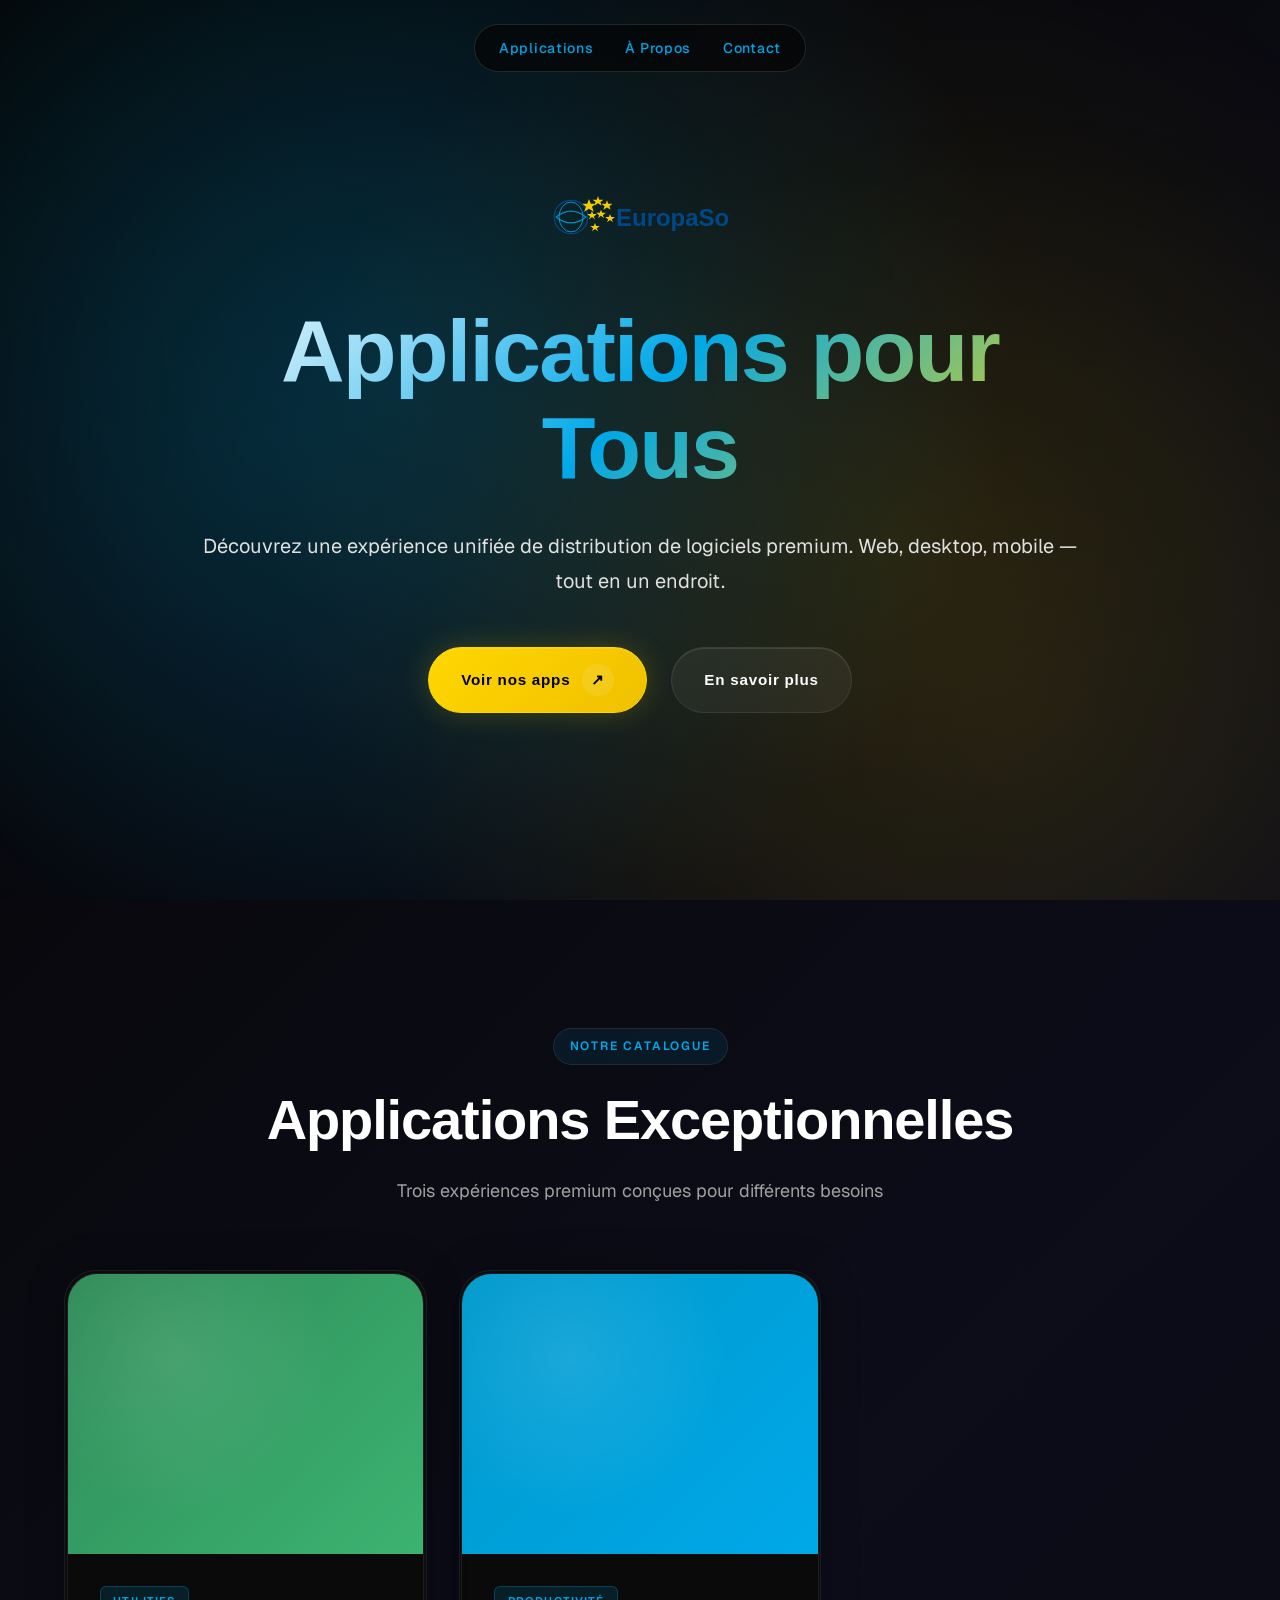
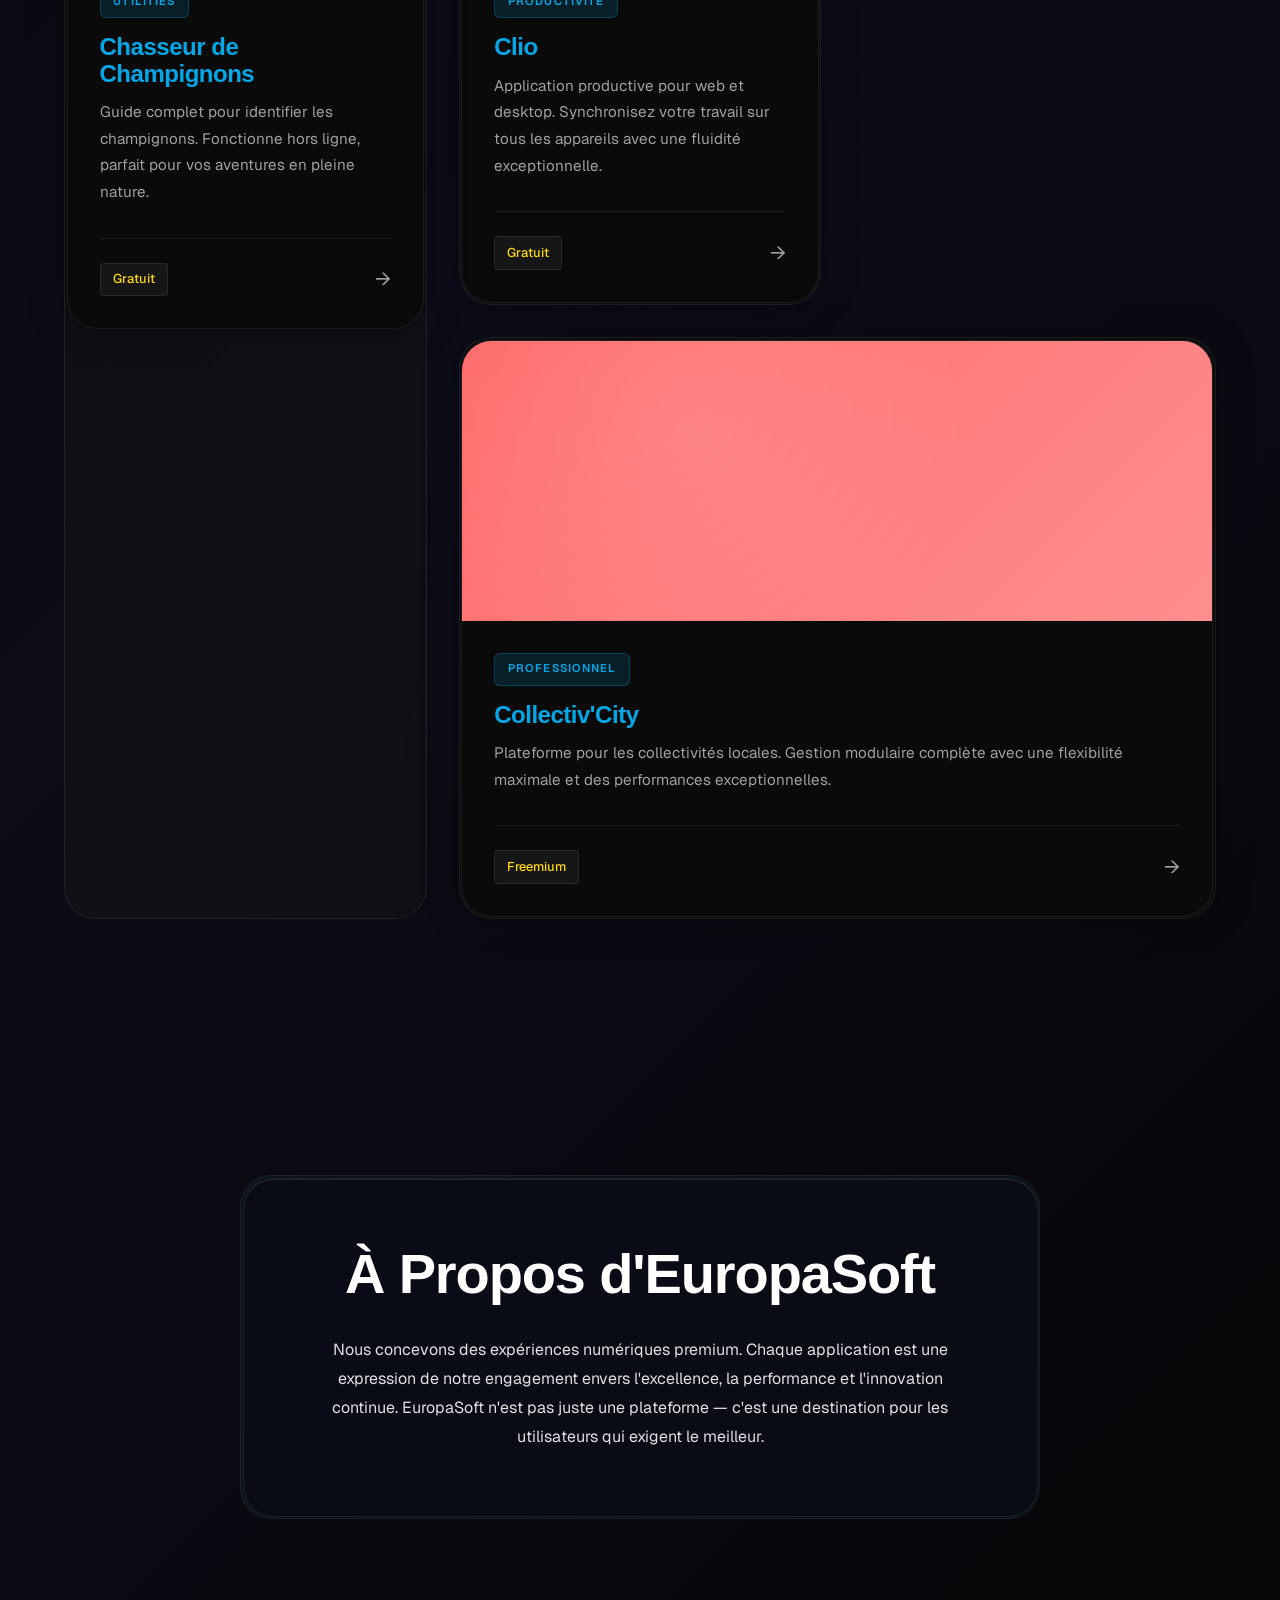
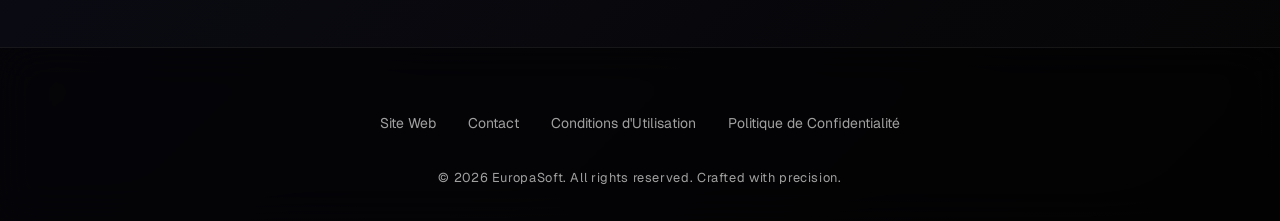
<file: archive/version-aout-2026/index-premium.html>
<!DOCTYPE html>
<html lang="fr">
<head>
  <meta charset="UTF-8">
  <meta name="viewport" content="width=device-width, initial-scale=1.0">
  <title>EuropaSoft — Premium Application Distribution Platform</title>
  <link rel="preconnect" href="https://fonts.googleapis.com">
  <link rel="preconnect" href="https://fonts.gstatic.com" crossorigin>
  <link href="https://fonts.googleapis.com/css2?family=Geist:wght@400;500;600;700&family=Clash+Display:wght@600;700&display=swap" rel="stylesheet">
  <style>
    /* ===== DESIGN TOKENS (Premium Ethereal Glass) ===== */
    :root {
      --bg-deep: #050505;
      --bg-card: #0a0a0a;
      --bg-accent: #111111;
      --color-blue-primary: #004A8D;
      --color-blue-secondary: #0099CC;
      --color-blue-light: #00A8E8;
      --color-gold: #FFD700;
      --color-gold-dim: #F0C000;
      --text-primary: #FFFFFF;
      --text-secondary: #E0E0E0;
      --text-muted: #A0A0A0;
      --border-hairline: rgba(255, 255, 255, 0.08);
      --border-accent: rgba(255, 255, 255, 0.12);
      --shadow-inset-light: inset 0 1px 0 rgba(255, 255, 255, 0.1);
      --shadow-glow: 0 0 40px rgba(0, 153, 204, 0.15);
      --shadow-heavy-glow: 0 0 60px rgba(255, 215, 0, 0.1);
    }

    * {
      margin: 0;
      padding: 0;
      box-sizing: border-box;
    }

    html {
      scroll-behavior: smooth;
    }

    body {
      background: linear-gradient(135deg, #050505 0%, #0d0d1a 50%, #050505 100%);
      color: var(--text-primary);
      font-family: 'Geist', -apple-system, system-ui, sans-serif;
      font-size: 16px;
      line-height: 1.6;
      overflow-x: hidden;
      position: relative;
    }

    /* Ethereal mesh gradient overlay */
    body::before {
      content: '';
      position: fixed;
      inset: 0;
      background: radial-gradient(circle at 20% 50%, rgba(0, 153, 204, 0.1) 0%, transparent 50%),
                  radial-gradient(circle at 80% 80%, rgba(255, 215, 0, 0.05) 0%, transparent 50%);
      pointer-events: none;
      z-index: 1;
    }

    h1, h2, h3, h4, h5, h6 {
      font-family: 'Clash Display', sans-serif;
      font-weight: 700;
      letter-spacing: -0.02em;
      line-height: 1.1;
    }

    h1 {
      font-size: clamp(3rem, 12vw, 5.5rem);
      margin-bottom: 1.5rem;
    }

    h2 {
      font-size: clamp(2rem, 8vw, 3.5rem);
      margin-bottom: 1rem;
    }

    h3 {
      font-size: 1.5rem;
      margin-bottom: 0.75rem;
    }

    p {
      color: var(--text-secondary);
      line-height: 1.75;
    }

    a {
      color: var(--color-blue-light);
      text-decoration: none;
      transition: all 600ms cubic-bezier(0.32, 0.72, 0, 1);
    }

    a:hover {
      color: var(--color-gold);
    }

    .container {
      width: 100%;
      max-width: 1400px;
      margin: 0 auto;
      padding: 0 2rem;
    }

    /* ===== NAVIGATION (Floating Glass Pill) ===== */
    nav {
      position: fixed;
      top: 1.5rem;
      left: 50%;
      transform: translateX(-50%);
      z-index: 100;
      width: fit-content;
    }

    .nav-pill {
      backdrop-filter: blur(20px);
      background: rgba(5, 5, 5, 0.7);
      border: 1px solid var(--border-accent);
      border-radius: 9999px;
      padding: 0.75rem 1.5rem;
      display: flex;
      gap: 2rem;
      align-items: center;
    }

    .nav-pill a {
      font-size: 0.875rem;
      font-weight: 500;
      letter-spacing: 0.05em;
      position: relative;
    }

    .nav-pill a::after {
      content: '';
      position: absolute;
      bottom: -4px;
      left: 0;
      width: 0;
      height: 1px;
      background: var(--color-gold);
      transition: width 400ms cubic-bezier(0.32, 0.72, 0, 1);
    }

    .nav-pill a:hover::after {
      width: 100%;
    }

    /* ===== HERO SECTION (Ethereal Glass with Mesh Gradient) ===== */
    .hero {
      position: relative;
      min-height: 100dvh;
      display: flex;
      flex-direction: column;
      align-items: center;
      justify-content: center;
      padding: 6rem 2rem;
      overflow: hidden;
      z-index: 2;
    }

    .hero::before {
      content: '';
      position: absolute;
      inset: 0;
      background: radial-gradient(circle at 30% 40%, rgba(0, 153, 204, 0.2) 0%, transparent 60%),
                  radial-gradient(circle at 70% 60%, rgba(255, 215, 0, 0.1) 0%, transparent 60%);
      pointer-events: none;
    }

    .hero-content {
      position: relative;
      z-index: 3;
      text-align: center;
      max-width: 900px;
    }

    .hero-eyebrow {
      display: inline-block;
      padding: 0.5rem 1rem;
      background: rgba(0, 153, 204, 0.1);
      border: 1px solid var(--border-hairline);
      border-radius: 9999px;
      font-size: 0.75rem;
      letter-spacing: 0.15em;
      text-transform: uppercase;
      font-weight: 600;
      color: var(--color-blue-light);
      margin-bottom: 2rem;
    }

    .hero h1 {
      background: linear-gradient(135deg, #FFFFFF 0%, var(--color-blue-light) 50%, var(--color-gold) 100%);
      -webkit-background-clip: text;
      -webkit-text-fill-color: transparent;
      background-clip: text;
      margin-bottom: 2rem;
      animation: fadeUpBlur 1000ms cubic-bezier(0.32, 0.72, 0, 1) forwards;
      opacity: 0;
      transform: translateY(40px) blur(10px);
      animation-delay: 100ms;
    }

    .hero p {
      font-size: 1.25rem;
      color: var(--text-secondary);
      margin-bottom: 3rem;
      animation: fadeUpBlur 1000ms cubic-bezier(0.32, 0.72, 0, 1) forwards;
      opacity: 0;
      transform: translateY(40px) blur(10px);
      animation-delay: 200ms;
    }

    .hero-cta {
      display: flex;
      gap: 1.5rem;
      justify-content: center;
      flex-wrap: wrap;
      animation: fadeUpBlur 1000ms cubic-bezier(0.32, 0.72, 0, 1) forwards;
      opacity: 0;
      transform: translateY(40px) blur(10px);
      animation-delay: 300ms;
    }

    /* ===== BUTTONS (Button-in-Button Pattern) ===== */
    .btn {
      position: relative;
      padding: 1rem 2rem;
      border-radius: 9999px;
      font-weight: 600;
      font-size: 0.95rem;
      letter-spacing: 0.05em;
      cursor: pointer;
      border: none;
      transition: all 600ms cubic-bezier(0.32, 0.72, 0, 1);
      display: inline-flex;
      align-items: center;
      gap: 0.75rem;
      active:scale-[0.98];
    }

    .btn-primary {
      background: linear-gradient(135deg, var(--color-gold) 0%, var(--color-gold-dim) 100%);
      color: #000;
      border: 1px solid var(--color-gold);
      box-shadow: 0 0 30px rgba(255, 215, 0, 0.2), var(--shadow-inset-light);
    }

    .btn-primary:hover {
      box-shadow: 0 0 50px rgba(255, 215, 0, 0.4), var(--shadow-inset-light);
      transform: translateY(-2px);
    }

    .btn-secondary {
      background: rgba(255, 255, 255, 0.05);
      color: var(--text-primary);
      border: 1px solid var(--border-hairline);
      backdrop-filter: blur(10px);
      box-shadow: var(--shadow-inset-light);
    }

    .btn-secondary:hover {
      background: rgba(0, 153, 204, 0.1);
      border-color: var(--border-accent);
      box-shadow: 0 0 30px rgba(0, 153, 204, 0.2), var(--shadow-inset-light);
    }

    .btn-icon {
      width: 2rem;
      height: 2rem;
      border-radius: 50%;
      background: rgba(255, 255, 255, 0.1);
      display: flex;
      align-items: center;
      justify-content: center;
      transition: all 400ms cubic-bezier(0.32, 0.72, 0, 1);
    }

    .btn:hover .btn-icon {
      transform: translateX(2px) scale(1.1);
      background: rgba(255, 215, 0, 0.2);
    }

    /* ===== APPS SECTION (Asymmetrical Bento Grid) ===== */
    .apps-section {
      position: relative;
      z-index: 2;
      padding: 8rem 2rem;
    }

    .section-header {
      text-align: center;
      margin-bottom: 4rem;
    }

    .section-eyebrow {
      display: inline-block;
      padding: 0.5rem 1rem;
      background: rgba(0, 153, 204, 0.1);
      border: 1px solid var(--border-hairline);
      border-radius: 9999px;
      font-size: 0.75rem;
      letter-spacing: 0.15em;
      text-transform: uppercase;
      font-weight: 600;
      color: var(--color-blue-light);
      margin-bottom: 1.5rem;
    }

    .section-header h2 {
      margin-bottom: 1.5rem;
    }

    .section-header p {
      font-size: 1.125rem;
      color: var(--text-muted);
    }

    /* Asymmetrical Bento Grid */
    .apps-grid {
      display: grid;
      grid-template-columns: repeat(auto-fit, minmax(300px, 1fr));
      gap: 2rem;
      max-width: 1400px;
      margin: 0 auto;
    }

    @media (min-width: 1024px) {
      .apps-grid {
        grid-template-columns: repeat(3, 1fr);
      }

      .apps-grid > :nth-child(2) {
        grid-column: 1 / 2;
        grid-row: 1 / 3;
      }

      .apps-grid > :nth-child(3) {
        grid-column: 2 / 4;
        grid-row: 2 / 3;
      }
    }

    /* ===== CARDS (Double-Bezel Architecture) ===== */
    .card-outer {
      background: rgba(20, 20, 20, 0.5);
      border: 1px solid var(--border-hairline);
      border-radius: 2rem;
      padding: 1.5px;
      backdrop-filter: blur(10px);
    }

    .card {
      background: var(--bg-card);
      border-radius: calc(2rem - 1.5px);
      border: 1px solid var(--border-hairline);
      overflow: hidden;
      box-shadow: var(--shadow-inset-light), 0 0 40px rgba(0, 0, 0, 0.3);
      transition: all 700ms cubic-bezier(0.32, 0.72, 0, 1);
      display: flex;
      flex-direction: column;
      cursor: pointer;
      position: relative;
    }

    .card:hover {
      transform: translateY(-8px);
      box-shadow: var(--shadow-inset-light), 0 0 80px rgba(0, 153, 204, 0.25);
      border-color: var(--border-accent);
    }

    .card-image {
      width: 100%;
      height: 280px;
      background: linear-gradient(135deg, var(--color-blue-primary) 0%, var(--color-blue-light) 100%);
      position: relative;
      overflow: hidden;
    }

    .card-image::after {
      content: '';
      position: absolute;
      inset: 0;
      background: radial-gradient(circle at 30% 30%, rgba(255, 255, 255, 0.1) 0%, transparent 50%);
    }

    .card-content {
      padding: 2rem;
      flex-grow: 1;
      display: flex;
      flex-direction: column;
    }

    .card-badge {
      display: inline-block;
      width: fit-content;
      padding: 0.4rem 0.8rem;
      background: rgba(0, 153, 204, 0.15);
      border: 1px solid rgba(0, 153, 204, 0.3);
      border-radius: 6px;
      font-size: 0.7rem;
      letter-spacing: 0.1em;
      text-transform: uppercase;
      font-weight: 600;
      color: var(--color-blue-light);
      margin-bottom: 1rem;
    }

    .card h3 {
      margin-bottom: 0.75rem;
      font-size: 1.5rem;
    }

    .card p {
      color: var(--text-muted);
      font-size: 0.95rem;
      margin-bottom: 2rem;
      flex-grow: 1;
    }

    .card-footer {
      display: flex;
      align-items: center;
      justify-content: space-between;
      padding-top: 1.5rem;
      border-top: 1px solid var(--border-hairline);
    }

    .card-status {
      display: inline-block;
      padding: 0.35rem 0.75rem;
      background: rgba(255, 255, 255, 0.05);
      border: 1px solid var(--border-hairline);
      border-radius: 4px;
      font-size: 0.8rem;
      font-weight: 500;
      color: var(--color-gold);
    }

    .card-arrow {
      font-size: 1.25rem;
      color: var(--text-muted);
      transition: all 400ms cubic-bezier(0.32, 0.72, 0, 1);
    }

    .card:hover .card-arrow {
      transform: translateX(4px);
      color: var(--color-gold);
    }

    /* ===== ABOUT SECTION ===== */
    .about-section {
      position: relative;
      z-index: 2;
      padding: 8rem 2rem;
      text-align: center;
    }

    .about-outer {
      background: rgba(0, 153, 204, 0.05);
      border: 1px solid var(--border-hairline);
      border-radius: 2rem;
      padding: 1.5px;
      max-width: 800px;
      margin: 0 auto;
    }

    .about-inner {
      background: rgba(10, 10, 20, 0.6);
      border-radius: calc(2rem - 1.5px);
      border: 1px solid var(--border-hairline);
      padding: 4rem;
      box-shadow: var(--shadow-inset-light);
    }

    .about-inner h2 {
      margin-bottom: 2rem;
    }

    .about-inner p {
      font-size: 1rem;
      color: var(--text-secondary);
      line-height: 1.8;
    }

    /* ===== FOOTER ===== */
    footer {
      position: relative;
      z-index: 2;
      background: rgba(0, 0, 0, 0.5);
      border-top: 1px solid var(--border-hairline);
      backdrop-filter: blur(20px);
      padding: 4rem 2rem 2rem;
      text-align: center;
    }

    .footer-links {
      display: flex;
      justify-content: center;
      gap: 2rem;
      flex-wrap: wrap;
      margin-bottom: 2rem;
    }

    .footer-link {
      font-size: 0.875rem;
      color: var(--text-muted);
    }

    .footer-link:hover {
      color: var(--color-gold);
    }

    .footer-copyright {
      font-size: 0.8rem;
      color: var(--text-muted);
      letter-spacing: 0.05em;
    }

    /* ===== ANIMATIONS ===== */
    @keyframes fadeUpBlur {
      from {
        opacity: 0;
        transform: translateY(40px) blur(10px);
      }
      to {
        opacity: 1;
        transform: translateY(0) blur(0);
      }
    }

    @keyframes slideInRight {
      from {
        opacity: 0;
        transform: translateX(60px);
      }
      to {
        opacity: 1;
        transform: translateX(0);
      }
    }

    .card {
      animation: fadeUpBlur 900ms cubic-bezier(0.32, 0.72, 0, 1) both;
    }

    .card:nth-child(1) { animation-delay: 100ms; }
    .card:nth-child(2) { animation-delay: 200ms; }
    .card:nth-child(3) { animation-delay: 300ms; }

    /* ===== RESPONSIVE ===== */
    @media (max-width: 768px) {
      nav {
        display: none;
      }

      .nav-pill {
        padding: 0.5rem 1rem;
        gap: 1rem;
        font-size: 0.8rem;
      }

      .hero {
        padding: 8rem 1.5rem 4rem;
        min-height: auto;
      }

      .hero-cta {
        flex-direction: column;
        width: 100%;
      }

      .btn {
        width: 100%;
        justify-content: center;
      }

      .apps-grid {
        grid-template-columns: 1fr;
      }

      .apps-section {
        padding: 4rem 1.5rem;
      }

      .about-section {
        padding: 4rem 1.5rem;
      }

      .about-inner {
        padding: 2rem;
      }

      footer {
        padding: 2rem 1.5rem 1rem;
      }

      .footer-links {
        flex-direction: column;
        gap: 1rem;
      }
    }
  </style>
</head>
<body>
  <!-- Navigation -->
  <nav>
    <div class="nav-pill">
      <a href="#apps">Applications</a>
      <a href="#about">À Propos</a>
      <a href="#contact">Contact</a>
    </div>
  </nav>

  <!-- Hero Section -->
  <section class="hero">
    <div class="hero-content">
      <img src="assets/logo/europasoft-logo.svg" alt="EuropaSoft" style="height: 60px; width: auto; margin-bottom: 3rem; opacity: 0.95;">
      <h1>Applications pour Tous</h1>
      <p>Découvrez une expérience unifiée de distribution de logiciels premium. Web, desktop, mobile — tout en un endroit.</p>
      <div class="hero-cta">
        <button class="btn btn-primary">
          Voir nos apps
          <div class="btn-icon">↗</div>
        </button>
        <button class="btn btn-secondary">En savoir plus</button>
      </div>
    </div>
  </section>

  <!-- Apps Section (Asymmetrical Bento) -->
  <section class="apps-section" id="apps">
    <div class="container">
      <div class="section-header">
        <div class="section-eyebrow">Notre Catalogue</div>
        <h2>Applications Exceptionnelles</h2>
        <p>Trois expériences premium conçues pour différents besoins</p>
      </div>

      <div class="apps-grid">
        <!-- Clio Card -->
        <a href="apps/clio-premium.html" class="card-outer" style="text-decoration: none;">
          <div class="card">
            <div class="card-image" style="background: linear-gradient(135deg, #0099CC 0%, #00A8E8 100%);"></div>
            <div class="card-content">
              <div class="card-badge">Productivité</div>
              <h3>Clio</h3>
              <p>Application productive pour web et desktop. Synchronisez votre travail sur tous les appareils avec une fluidité exceptionnelle.</p>
              <div class="card-footer">
                <div class="card-status">Gratuit</div>
                <div class="card-arrow">→</div>
              </div>
            </div>
          </div>
        </a>

        <!-- Chasseur de Champignons Card -->
        <a href="apps/mushroom-premium.html" class="card-outer" style="text-decoration: none;">
          <div class="card">
            <div class="card-image" style="background: linear-gradient(135deg, #2E8B57 0%, #3CB371 100%);"></div>
            <div class="card-content">
              <div class="card-badge">Utilities</div>
              <h3>Chasseur de Champignons</h3>
              <p>Guide complet pour identifier les champignons. Fonctionne hors ligne, parfait pour vos aventures en pleine nature.</p>
              <div class="card-footer">
                <div class="card-status">Gratuit</div>
                <div class="card-arrow">→</div>
              </div>
            </div>
          </div>
        </a>

        <!-- Collectiv'City Card -->
        <a href="apps/collectivicity-premium.html" class="card-outer" style="text-decoration: none;">
          <div class="card">
            <div class="card-image" style="background: linear-gradient(135deg, #FF6B6B 0%, #FF8E8E 100%);"></div>
            <div class="card-content">
              <div class="card-badge">Professionnel</div>
              <h3>Collectiv'City</h3>
              <p>Plateforme pour les collectivités locales. Gestion modulaire complète avec une flexibilité maximale et des performances exceptionnelles.</p>
              <div class="card-footer">
                <div class="card-status">Freemium</div>
                <div class="card-arrow">→</div>
              </div>
            </div>
          </div>
        </a>
      </div>
    </div>
  </section>

  <!-- About Section -->
  <section class="about-section" id="about">
    <div class="about-outer">
      <div class="about-inner">
        <h2>À Propos d'EuropaSoft</h2>
        <p>Nous concevons des expériences numériques premium. Chaque application est une expression de notre engagement envers l'excellence, la performance et l'innovation continue. EuropaSoft n'est pas juste une plateforme — c'est une destination pour les utilisateurs qui exigent le meilleur.</p>
      </div>
    </div>
  </section>

  <!-- Footer -->
  <footer id="contact">
    <div class="container">
      <div class="footer-links">
        <a href="https://europasoft.eu" class="footer-link">Site Web</a>
        <a href="mailto:contact@europasoft.eu" class="footer-link">Contact</a>
        <a href="#" class="footer-link">Conditions d'Utilisation</a>
        <a href="#" class="footer-link">Politique de Confidentialité</a>
      </div>
      <p class="footer-copyright">© 2026 EuropaSoft. All rights reserved. Crafted with precision.</p>
    </div>
  </footer>

  <script>
    // Smooth scroll for nav links
    document.querySelectorAll('a[href^="#"]').forEach(anchor => {
      anchor.addEventListener('click', function (e) {
        e.preventDefault();
        const target = document.querySelector(this.getAttribute('href'));
        if (target) {
          target.scrollIntoView({ behavior: 'smooth', block: 'start' });
        }
      });
    });

    // Button interactions
    document.querySelectorAll('.btn').forEach(button => {
      button.addEventListener('click', function() {
        this.style.transform = 'scale(0.98)';
        setTimeout(() => {
          this.style.transform = '';
        }, 100);
      });
    });
  </script>
</body>
</html>
</file>
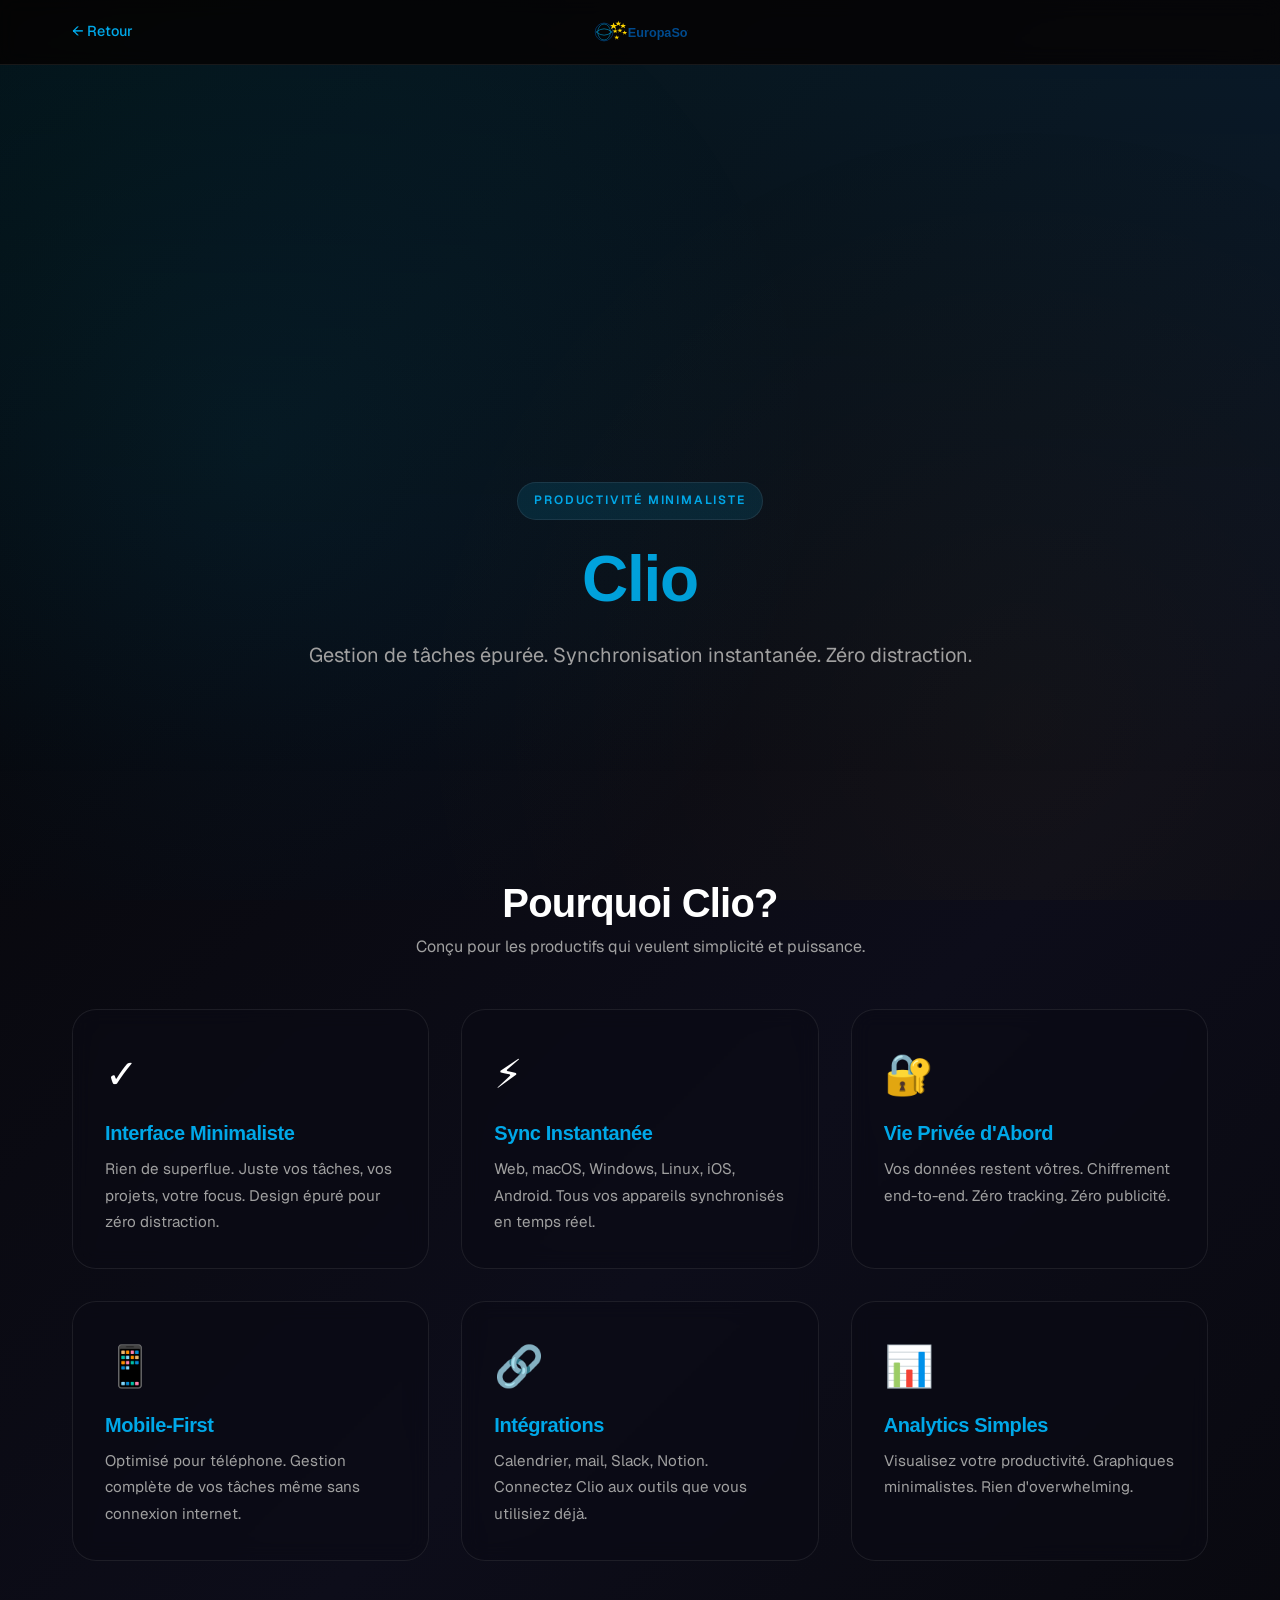
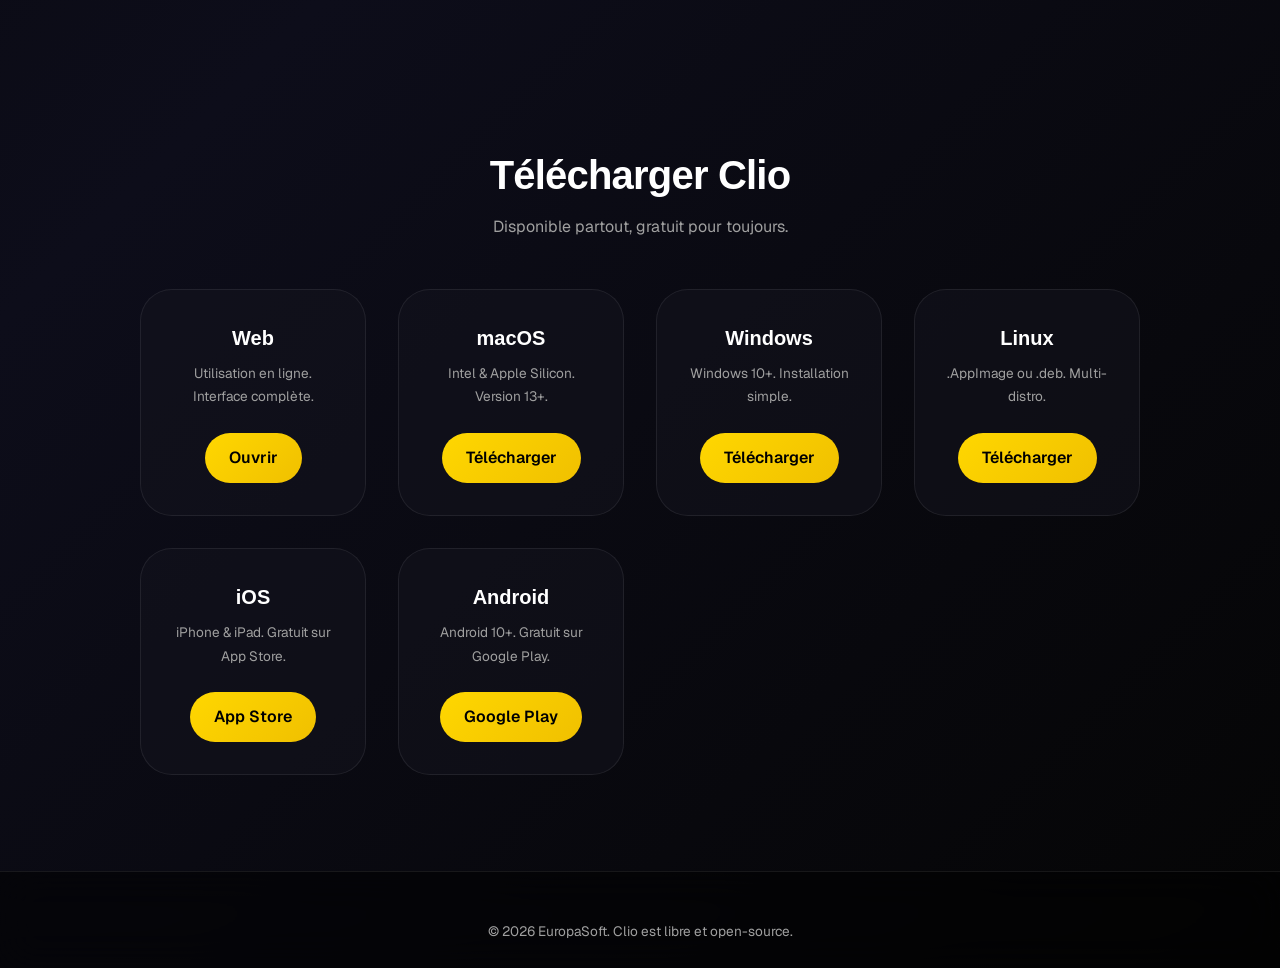
<file: archive/version-aout-2026/apps/clio-premium.html>
<!DOCTYPE html>
<html lang="fr">
<head>
  <meta charset="UTF-8">
  <meta name="viewport" content="width=device-width, initial-scale=1.0">
  <title>Clio — Application Productive Minimaliste</title>
  <link rel="preconnect" href="https://fonts.googleapis.com">
  <link rel="preconnect" href="https://fonts.gstatic.com" crossorigin>
  <link href="https://fonts.googleapis.com/css2?family=Geist:wght@400;500;600;700&family=Clash+Display:wght@600;700&display=swap" rel="stylesheet">
  <style>
    :root {
      --bg-deep: #050505;
      --bg-card: #0a0a0a;
      --color-blue-primary: #004A8D;
      --color-blue-secondary: #0099CC;
      --color-blue-light: #00A8E8;
      --color-gold: #FFD700;
      --text-primary: #FFFFFF;
      --text-secondary: #E0E0E0;
      --text-muted: #A0A0A0;
      --border-hairline: rgba(255, 255, 255, 0.08);
      --border-accent: rgba(255, 255, 255, 0.12);
      --shadow-inset-light: inset 0 1px 0 rgba(255, 255, 255, 0.1);
    }

    * {
      margin: 0;
      padding: 0;
      box-sizing: border-box;
    }

    html { scroll-behavior: smooth; }

    body {
      background: linear-gradient(135deg, #050505 0%, #0d0d1a 50%, #050505 100%);
      color: var(--text-primary);
      font-family: 'Geist', -apple-system, system-ui, sans-serif;
      font-size: 16px;
      line-height: 1.6;
      overflow-x: hidden;
    }

    body::before {
      content: '';
      position: fixed;
      inset: 0;
      background: radial-gradient(circle at 20% 50%, rgba(0, 153, 204, 0.08) 0%, transparent 50%),
                  radial-gradient(circle at 80% 80%, rgba(255, 215, 0, 0.03) 0%, transparent 50%);
      pointer-events: none;
      z-index: 1;
    }

    h1, h2, h3 {
      font-family: 'Clash Display', sans-serif;
      font-weight: 700;
      letter-spacing: -0.02em;
      line-height: 1.1;
    }

    h1 { font-size: clamp(2.5rem, 8vw, 4rem); margin-bottom: 1rem; }
    h2 { font-size: clamp(1.75rem, 6vw, 2.5rem); margin-bottom: 1rem; }
    h3 { font-size: 1.25rem; margin-bottom: 0.75rem; }

    p { color: var(--text-secondary); line-height: 1.75; }

    .container { width: 100%; max-width: 1200px; margin: 0 auto; padding: 0 2rem; }

    /* Header */
    header {
      position: sticky;
      top: 0;
      z-index: 50;
      background: rgba(5, 5, 5, 0.7);
      backdrop-filter: blur(10px);
      border-bottom: 1px solid var(--border-hairline);
      padding: 1rem 2rem;
    }

    .header-nav {
      display: flex;
      align-items: center;
      justify-content: space-between;
      max-width: 1200px;
      margin: 0 auto;
    }

    .back-link {
      color: var(--color-blue-light);
      text-decoration: none;
      font-weight: 500;
      font-size: 0.9rem;
      transition: color 400ms cubic-bezier(0.32, 0.72, 0, 1);
    }

    .back-link:hover { color: var(--color-gold); }

    .logo-mini {
      height: 32px;
      width: auto;
    }

    /* Hero */
    .hero {
      position: relative;
      min-height: 80dvh;
      display: flex;
      align-items: flex-end;
      justify-content: center;
      padding: 6rem 2rem 4rem;
      z-index: 2;
      background: linear-gradient(180deg, rgba(0, 153, 204, 0.1) 0%, transparent 100%);
    }

    .hero-content {
      text-align: center;
      max-width: 900px;
    }

    .hero-tag {
      display: inline-block;
      padding: 0.5rem 1rem;
      background: rgba(0, 153, 204, 0.15);
      border: 1px solid var(--border-hairline);
      border-radius: 9999px;
      font-size: 0.75rem;
      letter-spacing: 0.15em;
      text-transform: uppercase;
      font-weight: 600;
      color: var(--color-blue-light);
      margin-bottom: 1.5rem;
    }

    .hero h1 {
      background: linear-gradient(135deg, #00A8E8 0%, #0099CC 100%);
      -webkit-background-clip: text;
      -webkit-text-fill-color: transparent;
      background-clip: text;
      margin-bottom: 1.5rem;
    }

    .hero-subtitle {
      font-size: 1.25rem;
      color: var(--text-muted);
      margin-bottom: 3rem;
    }

    /* Features Grid */
    .features-section {
      position: relative;
      z-index: 2;
      padding: 6rem 2rem;
    }

    .features-grid {
      display: grid;
      grid-template-columns: repeat(auto-fit, minmax(280px, 1fr));
      gap: 2rem;
      margin-top: 3rem;
    }

    .feature-card {
      background: rgba(10, 10, 20, 0.6);
      border: 1px solid var(--border-hairline);
      border-radius: 1.5rem;
      padding: 2rem;
      backdrop-filter: blur(10px);
      transition: all 600ms cubic-bezier(0.32, 0.72, 0, 1);
    }

    .feature-card:hover {
      transform: translateY(-4px);
      border-color: var(--border-accent);
      box-shadow: 0 0 40px rgba(0, 153, 204, 0.15);
    }

    .feature-icon {
      font-size: 2.5rem;
      margin-bottom: 1rem;
    }

    .feature-card h3 {
      color: var(--color-blue-light);
      margin-bottom: 0.75rem;
    }

    .feature-card p {
      font-size: 0.95rem;
      color: var(--text-muted);
    }

    /* Download Section */
    .download-section {
      position: relative;
      z-index: 2;
      padding: 6rem 2rem;
      text-align: center;
    }

    .download-grid {
      display: grid;
      grid-template-columns: repeat(auto-fit, minmax(220px, 1fr));
      gap: 2rem;
      margin-top: 3rem;
      max-width: 1000px;
      margin-left: auto;
      margin-right: auto;
    }

    .download-box {
      background: rgba(20, 20, 30, 0.5);
      border: 1px solid var(--border-hairline);
      border-radius: 2rem;
      padding: 2rem;
      transition: all 600ms cubic-bezier(0.32, 0.72, 0, 1);
    }

    .download-box:hover {
      background: rgba(0, 153, 204, 0.1);
      border-color: var(--border-accent);
      transform: translateY(-4px);
    }

    .download-box h4 {
      font-family: 'Clash Display', sans-serif;
      font-size: 1.25rem;
      margin-bottom: 0.5rem;
      color: var(--text-primary);
    }

    .download-box p {
      font-size: 0.85rem;
      color: var(--text-muted);
      margin-bottom: 1.5rem;
    }

    .btn {
      display: inline-block;
      padding: 0.75rem 1.5rem;
      background: linear-gradient(135deg, var(--color-gold) 0%, #F0C000 100%);
      color: #000;
      border: none;
      border-radius: 9999px;
      font-weight: 600;
      cursor: pointer;
      transition: all 600ms cubic-bezier(0.32, 0.72, 0, 1);
      text-decoration: none;
    }

    .btn:hover {
      transform: translateY(-2px);
      box-shadow: 0 0 40px rgba(255, 215, 0, 0.3);
    }

    /* Footer */
    footer {
      position: relative;
      z-index: 2;
      background: rgba(0, 0, 0, 0.5);
      border-top: 1px solid var(--border-hairline);
      backdrop-filter: blur(20px);
      padding: 3rem 2rem 1.5rem;
      text-align: center;
    }

    .footer-text { font-size: 0.85rem; color: var(--text-muted); }

    @keyframes fadeUpBlur {
      from { opacity: 0; transform: translateY(30px) blur(8px); }
      to { opacity: 1; transform: translateY(0) blur(0); }
    }

    .feature-card { animation: fadeUpBlur 900ms cubic-bezier(0.32, 0.72, 0, 1) both; }
    .feature-card:nth-child(1) { animation-delay: 100ms; }
    .feature-card:nth-child(2) { animation-delay: 200ms; }
    .feature-card:nth-child(3) { animation-delay: 300ms; }

    @media (max-width: 768px) {
      .hero { min-height: 60dvh; padding: 4rem 1.5rem 2rem; }
      .hero h1 { font-size: 2.5rem; }
      .features-section { padding: 4rem 1.5rem; }
      .download-section { padding: 4rem 1.5rem; }
      footer { padding: 2rem 1.5rem 1rem; }
    }
  </style>
</head>
<body>
  <!-- Header -->
  <header>
    <div class="header-nav container">
      <a href="/" class="back-link">← Retour</a>
      <img src="../assets/logo/europasoft-logo.svg" alt="EuropaSoft" class="logo-mini">
      <div style="width: 60px;"></div>
    </div>
  </header>

  <!-- Hero -->
  <section class="hero">
    <div class="hero-content">
      <div class="hero-tag">Productivité Minimaliste</div>
      <h1>Clio</h1>
      <p class="hero-subtitle">Gestion de tâches épurée. Synchronisation instantanée. Zéro distraction.</p>
    </div>
  </section>

  <!-- Features -->
  <section class="features-section">
    <div class="container">
      <h2 style="text-align: center; margin-bottom: 0.5rem;">Pourquoi Clio?</h2>
      <p style="text-align: center; color: var(--text-muted); margin-bottom: 3rem;">Conçu pour les productifs qui veulent simplicité et puissance.</p>

      <div class="features-grid">
        <div class="feature-card">
          <div class="feature-icon">✓</div>
          <h3>Interface Minimaliste</h3>
          <p>Rien de superflue. Juste vos tâches, vos projets, votre focus. Design épuré pour zéro distraction.</p>
        </div>

        <div class="feature-card">
          <div class="feature-icon">⚡</div>
          <h3>Sync Instantanée</h3>
          <p>Web, macOS, Windows, Linux, iOS, Android. Tous vos appareils synchronisés en temps réel.</p>
        </div>

        <div class="feature-card">
          <div class="feature-icon">🔐</div>
          <h3>Vie Privée d'Abord</h3>
          <p>Vos données restent vôtres. Chiffrement end-to-end. Zéro tracking. Zéro publicité.</p>
        </div>

        <div class="feature-card">
          <div class="feature-icon">📱</div>
          <h3>Mobile-First</h3>
          <p>Optimisé pour téléphone. Gestion complète de vos tâches même sans connexion internet.</p>
        </div>

        <div class="feature-card">
          <div class="feature-icon">🔗</div>
          <h3>Intégrations</h3>
          <p>Calendrier, mail, Slack, Notion. Connectez Clio aux outils que vous utilisiez déjà.</p>
        </div>

        <div class="feature-card">
          <div class="feature-icon">📊</div>
          <h3>Analytics Simples</h3>
          <p>Visualisez votre productivité. Graphiques minimalistes. Rien d'overwhelming.</p>
        </div>
      </div>
    </div>
  </section>

  <!-- Download -->
  <section class="download-section">
    <div class="container">
      <h2>Télécharger Clio</h2>
      <p style="color: var(--text-muted); margin-top: 1rem;">Disponible partout, gratuit pour toujours.</p>

      <div class="download-grid">
        <div class="download-box">
          <h4>Web</h4>
          <p>Utilisation en ligne. Interface complète.</p>
          <a href="#" class="btn">Ouvrir</a>
        </div>

        <div class="download-box">
          <h4>macOS</h4>
          <p>Intel & Apple Silicon. Version 13+.</p>
          <a href="#" class="btn">Télécharger</a>
        </div>

        <div class="download-box">
          <h4>Windows</h4>
          <p>Windows 10+. Installation simple.</p>
          <a href="#" class="btn">Télécharger</a>
        </div>

        <div class="download-box">
          <h4>Linux</h4>
          <p>.AppImage ou .deb. Multi-distro.</p>
          <a href="#" class="btn">Télécharger</a>
        </div>

        <div class="download-box">
          <h4>iOS</h4>
          <p>iPhone & iPad. Gratuit sur App Store.</p>
          <a href="#" class="btn">App Store</a>
        </div>

        <div class="download-box">
          <h4>Android</h4>
          <p>Android 10+. Gratuit sur Google Play.</p>
          <a href="#" class="btn">Google Play</a>
        </div>
      </div>
    </div>
  </section>

  <!-- Footer -->
  <footer>
    <div class="container">
      <p class="footer-text">© 2026 EuropaSoft. Clio est libre et open-source.</p>
    </div>
  </footer>
</body>
</html>
</file>
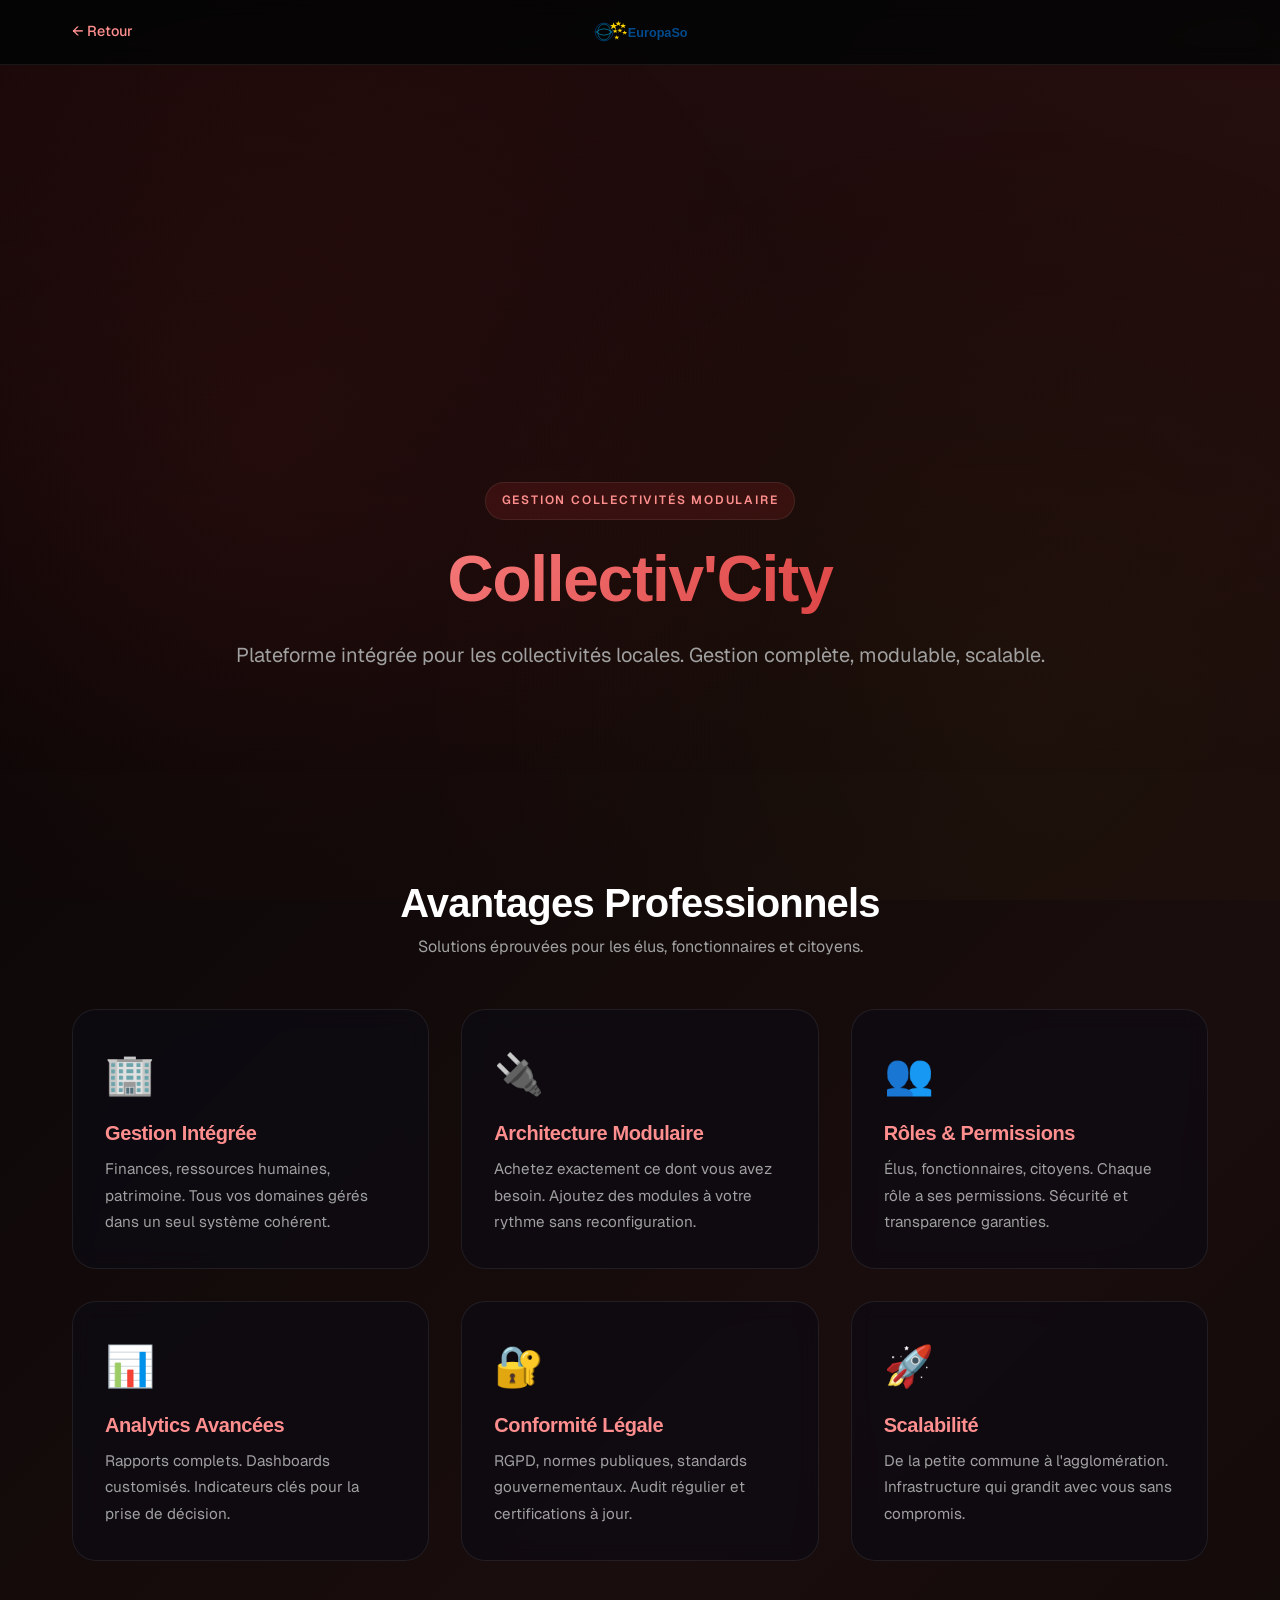
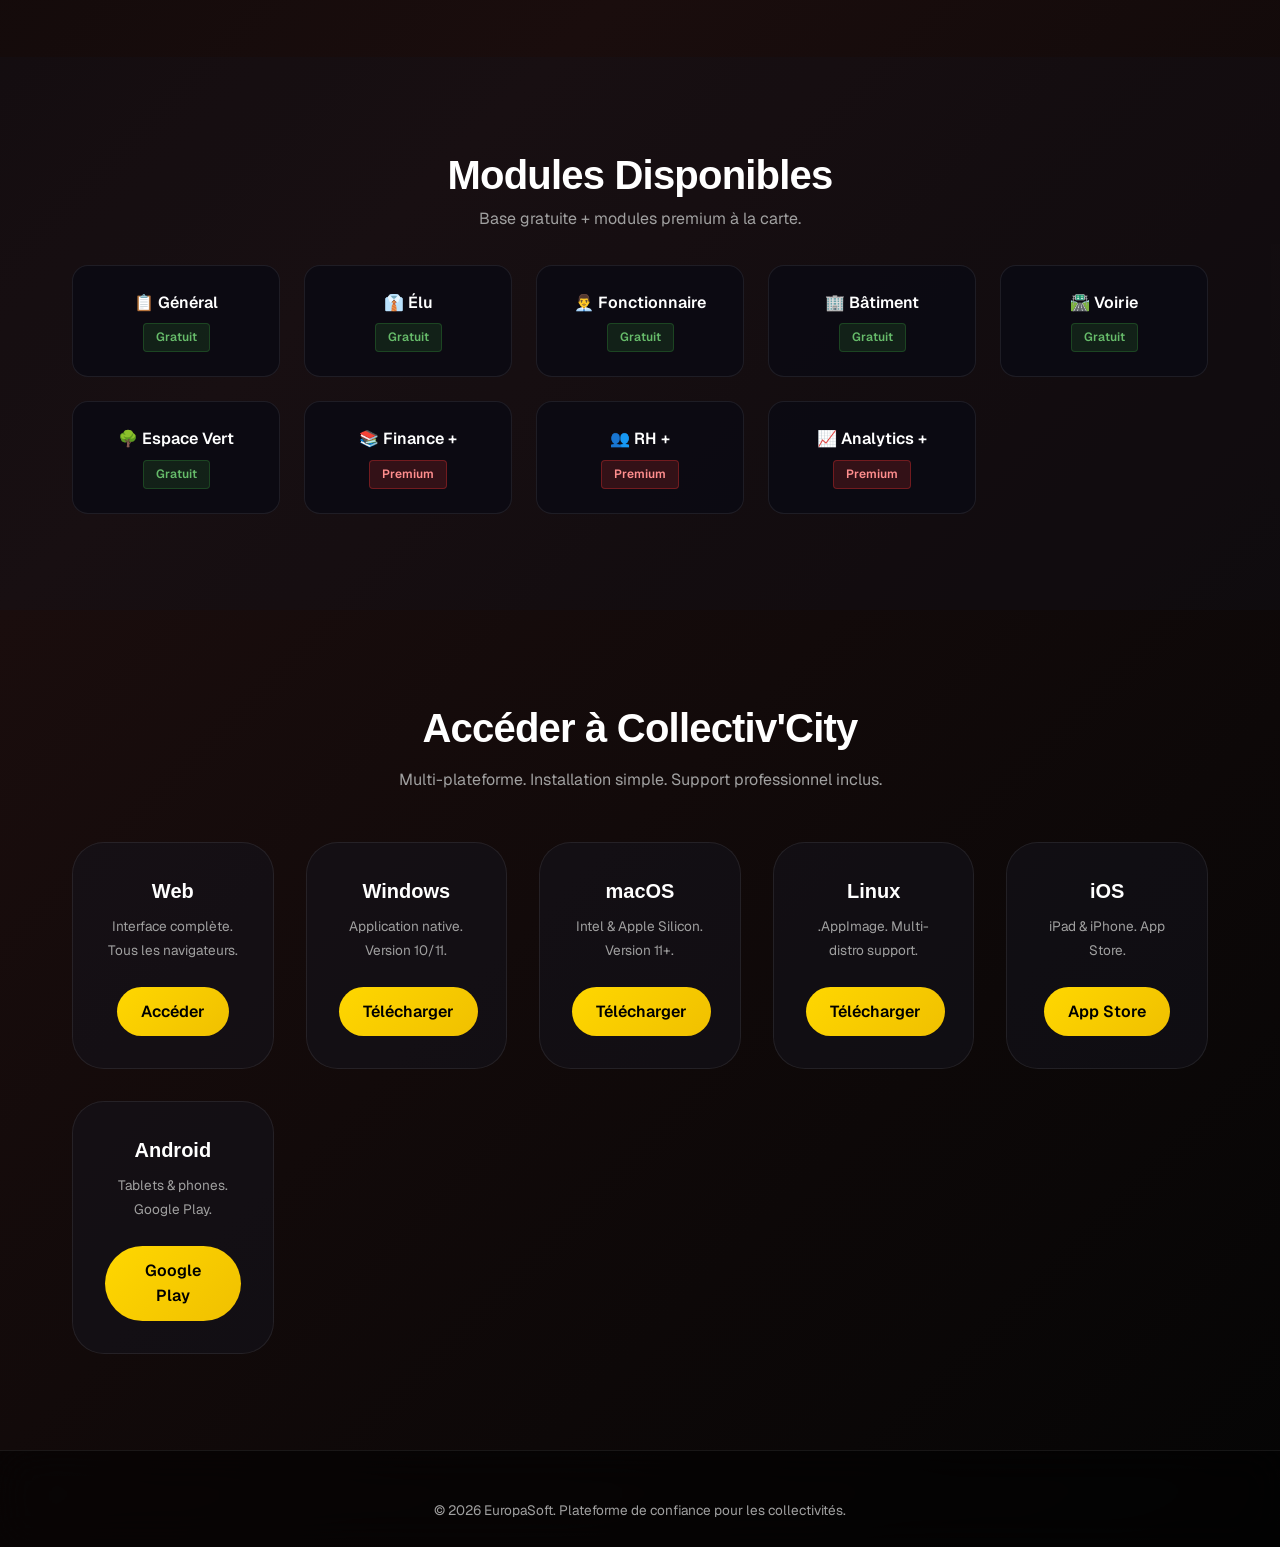
<file: archive/version-aout-2026/apps/collectivicity-premium.html>
<!DOCTYPE html>
<html lang="fr">
<head>
  <meta charset="UTF-8">
  <meta name="viewport" content="width=device-width, initial-scale=1.0">
  <title>Collectiv'City — Plateforme Professionnelle Collectivités</title>
  <link rel="preconnect" href="https://fonts.googleapis.com">
  <link rel="preconnect" href="https://fonts.gstatic.com" crossorigin>
  <link href="https://fonts.googleapis.com/css2?family=Geist:wght@400;500;600;700&family=Clash+Display:wght@600;700&display=swap" rel="stylesheet">
  <style>
    :root {
      --bg-deep: #050505;
      --bg-card: #0a0a0a;
      --color-red-primary: #D32F2F;
      --color-red-secondary: #FF6B6B;
      --color-red-light: #FF8E8E;
      --color-gold: #FFD700;
      --text-primary: #FFFFFF;
      --text-secondary: #E0E0E0;
      --text-muted: #A0A0A0;
      --border-hairline: rgba(255, 255, 255, 0.08);
      --border-accent: rgba(255, 255, 255, 0.12);
      --shadow-inset-light: inset 0 1px 0 rgba(255, 255, 255, 0.1);
    }

    * {
      margin: 0;
      padding: 0;
      box-sizing: border-box;
    }

    html { scroll-behavior: smooth; }

    body {
      background: linear-gradient(135deg, #050505 0%, #1a0d0d 50%, #050505 100%);
      color: var(--text-primary);
      font-family: 'Geist', -apple-system, system-ui, sans-serif;
      font-size: 16px;
      line-height: 1.6;
      overflow-x: hidden;
    }

    body::before {
      content: '';
      position: fixed;
      inset: 0;
      background: radial-gradient(circle at 20% 50%, rgba(211, 47, 47, 0.08) 0%, transparent 50%),
                  radial-gradient(circle at 80% 80%, rgba(255, 215, 0, 0.03) 0%, transparent 50%);
      pointer-events: none;
      z-index: 1;
    }

    h1, h2, h3 {
      font-family: 'Clash Display', sans-serif;
      font-weight: 700;
      letter-spacing: -0.02em;
      line-height: 1.1;
    }

    h1 { font-size: clamp(2.5rem, 8vw, 4rem); margin-bottom: 1rem; }
    h2 { font-size: clamp(1.75rem, 6vw, 2.5rem); margin-bottom: 1rem; }
    h3 { font-size: 1.25rem; margin-bottom: 0.75rem; }

    p { color: var(--text-secondary); line-height: 1.75; }

    .container { width: 100%; max-width: 1200px; margin: 0 auto; padding: 0 2rem; }

    header {
      position: sticky;
      top: 0;
      z-index: 50;
      background: rgba(5, 5, 5, 0.7);
      backdrop-filter: blur(10px);
      border-bottom: 1px solid var(--border-hairline);
      padding: 1rem 2rem;
    }

    .header-nav {
      display: flex;
      align-items: center;
      justify-content: space-between;
      max-width: 1200px;
      margin: 0 auto;
    }

    .back-link {
      color: var(--color-red-light);
      text-decoration: none;
      font-weight: 500;
      font-size: 0.9rem;
      transition: color 400ms cubic-bezier(0.32, 0.72, 0, 1);
    }

    .back-link:hover { color: var(--color-gold); }

    .logo-mini { height: 32px; width: auto; }

    .hero {
      position: relative;
      min-height: 80dvh;
      display: flex;
      align-items: flex-end;
      justify-content: center;
      padding: 6rem 2rem 4rem;
      z-index: 2;
      background: linear-gradient(180deg, rgba(211, 47, 47, 0.1) 0%, transparent 100%);
    }

    .hero-content { text-align: center; max-width: 900px; }

    .hero-tag {
      display: inline-block;
      padding: 0.5rem 1rem;
      background: rgba(211, 47, 47, 0.15);
      border: 1px solid var(--border-hairline);
      border-radius: 9999px;
      font-size: 0.75rem;
      letter-spacing: 0.15em;
      text-transform: uppercase;
      font-weight: 600;
      color: var(--color-red-light);
      margin-bottom: 1.5rem;
    }

    .hero h1 {
      background: linear-gradient(135deg, #FF8E8E 0%, #D32F2F 100%);
      -webkit-background-clip: text;
      -webkit-text-fill-color: transparent;
      background-clip: text;
      margin-bottom: 1.5rem;
    }

    .hero-subtitle {
      font-size: 1.25rem;
      color: var(--text-muted);
      margin-bottom: 3rem;
    }

    .features-section {
      position: relative;
      z-index: 2;
      padding: 6rem 2rem;
    }

    .features-grid {
      display: grid;
      grid-template-columns: repeat(auto-fit, minmax(280px, 1fr));
      gap: 2rem;
      margin-top: 3rem;
    }

    .feature-card {
      background: rgba(10, 10, 20, 0.6);
      border: 1px solid var(--border-hairline);
      border-radius: 1.5rem;
      padding: 2rem;
      backdrop-filter: blur(10px);
      transition: all 600ms cubic-bezier(0.32, 0.72, 0, 1);
    }

    .feature-card:hover {
      transform: translateY(-4px);
      border-color: var(--border-accent);
      box-shadow: 0 0 40px rgba(211, 47, 47, 0.15);
    }

    .feature-icon { font-size: 2.5rem; margin-bottom: 1rem; }

    .feature-card h3 {
      color: var(--color-red-light);
      margin-bottom: 0.75rem;
    }

    .feature-card p {
      font-size: 0.95rem;
      color: var(--text-muted);
    }

    .modules-section {
      position: relative;
      z-index: 2;
      padding: 6rem 2rem;
      background: rgba(20, 20, 30, 0.3);
    }

    .modules-grid {
      display: grid;
      grid-template-columns: repeat(auto-fit, minmax(200px, 1fr));
      gap: 1.5rem;
      margin-top: 2rem;
    }

    .module-box {
      background: rgba(10, 10, 20, 0.8);
      border: 1px solid var(--border-hairline);
      border-radius: 1rem;
      padding: 1.5rem;
      text-align: center;
      transition: all 400ms cubic-bezier(0.32, 0.72, 0, 1);
    }

    .module-box:hover {
      border-color: var(--border-accent);
      transform: translateY(-2px);
    }

    .module-box h4 {
      font-weight: 600;
      margin-bottom: 0.5rem;
      color: var(--text-primary);
      font-size: 1rem;
    }

    .module-status {
      display: inline-block;
      padding: 0.25rem 0.75rem;
      background: rgba(211, 47, 47, 0.2);
      border: 1px solid rgba(211, 47, 47, 0.4);
      border-radius: 4px;
      font-size: 0.75rem;
      font-weight: 600;
      color: var(--color-red-light);
    }

    .module-status.free {
      background: rgba(46, 125, 50, 0.2);
      border-color: rgba(46, 125, 50, 0.4);
      color: #66BB6A;
    }

    .download-section {
      position: relative;
      z-index: 2;
      padding: 6rem 2rem;
      text-align: center;
    }

    .download-grid {
      display: grid;
      grid-template-columns: repeat(auto-fit, minmax(200px, 1fr));
      gap: 2rem;
      margin-top: 3rem;
      max-width: 1200px;
      margin-left: auto;
      margin-right: auto;
    }

    .download-box {
      background: rgba(20, 20, 30, 0.5);
      border: 1px solid var(--border-hairline);
      border-radius: 2rem;
      padding: 2rem;
      transition: all 600ms cubic-bezier(0.32, 0.72, 0, 1);
    }

    .download-box:hover {
      background: rgba(211, 47, 47, 0.1);
      border-color: var(--border-accent);
      transform: translateY(-4px);
    }

    .download-box h4 {
      font-family: 'Clash Display', sans-serif;
      font-size: 1.25rem;
      margin-bottom: 0.5rem;
      color: var(--text-primary);
    }

    .download-box p {
      font-size: 0.85rem;
      color: var(--text-muted);
      margin-bottom: 1.5rem;
    }

    .btn {
      display: inline-block;
      padding: 0.75rem 1.5rem;
      background: linear-gradient(135deg, var(--color-gold) 0%, #F0C000 100%);
      color: #000;
      border: none;
      border-radius: 9999px;
      font-weight: 600;
      cursor: pointer;
      transition: all 600ms cubic-bezier(0.32, 0.72, 0, 1);
      text-decoration: none;
    }

    .btn:hover {
      transform: translateY(-2px);
      box-shadow: 0 0 40px rgba(255, 215, 0, 0.3);
    }

    footer {
      position: relative;
      z-index: 2;
      background: rgba(0, 0, 0, 0.5);
      border-top: 1px solid var(--border-hairline);
      backdrop-filter: blur(20px);
      padding: 3rem 2rem 1.5rem;
      text-align: center;
    }

    .footer-text { font-size: 0.85rem; color: var(--text-muted); }

    @keyframes fadeUpBlur {
      from { opacity: 0; transform: translateY(30px) blur(8px); }
      to { opacity: 1; transform: translateY(0) blur(0); }
    }

    .feature-card { animation: fadeUpBlur 900ms cubic-bezier(0.32, 0.72, 0, 1) both; }
    .feature-card:nth-child(1) { animation-delay: 100ms; }
    .feature-card:nth-child(2) { animation-delay: 200ms; }
    .feature-card:nth-child(3) { animation-delay: 300ms; }

    @media (max-width: 768px) {
      .hero { min-height: 60dvh; padding: 4rem 1.5rem 2rem; }
      .hero h1 { font-size: 2.5rem; }
      .features-section { padding: 4rem 1.5rem; }
      .modules-section { padding: 4rem 1.5rem; }
      .download-section { padding: 4rem 1.5rem; }
      footer { padding: 2rem 1.5rem 1rem; }
    }
  </style>
</head>
<body>
  <header>
    <div class="header-nav container">
      <a href="/" class="back-link">← Retour</a>
      <img src="../assets/logo/europasoft-logo.svg" alt="EuropaSoft" class="logo-mini">
      <div style="width: 60px;"></div>
    </div>
  </header>

  <section class="hero">
    <div class="hero-content">
      <div class="hero-tag">Gestion Collectivités Modulaire</div>
      <h1>Collectiv'City</h1>
      <p class="hero-subtitle">Plateforme intégrée pour les collectivités locales. Gestion complète, modulable, scalable.</p>
    </div>
  </section>

  <section class="features-section">
    <div class="container">
      <h2 style="text-align: center; margin-bottom: 0.5rem;">Avantages Professionnels</h2>
      <p style="text-align: center; color: var(--text-muted); margin-bottom: 3rem;">Solutions éprouvées pour les élus, fonctionnaires et citoyens.</p>

      <div class="features-grid">
        <div class="feature-card">
          <div class="feature-icon">🏢</div>
          <h3>Gestion Intégrée</h3>
          <p>Finances, ressources humaines, patrimoine. Tous vos domaines gérés dans un seul système cohérent.</p>
        </div>

        <div class="feature-card">
          <div class="feature-icon">🔌</div>
          <h3>Architecture Modulaire</h3>
          <p>Achetez exactement ce dont vous avez besoin. Ajoutez des modules à votre rythme sans reconfiguration.</p>
        </div>

        <div class="feature-card">
          <div class="feature-icon">👥</div>
          <h3>Rôles & Permissions</h3>
          <p>Élus, fonctionnaires, citoyens. Chaque rôle a ses permissions. Sécurité et transparence garanties.</p>
        </div>

        <div class="feature-card">
          <div class="feature-icon">📊</div>
          <h3>Analytics Avancées</h3>
          <p>Rapports complets. Dashboards customisés. Indicateurs clés pour la prise de décision.</p>
        </div>

        <div class="feature-card">
          <div class="feature-icon">🔐</div>
          <h3>Conformité Légale</h3>
          <p>RGPD, normes publiques, standards gouvernementaux. Audit régulier et certifications à jour.</p>
        </div>

        <div class="feature-card">
          <div class="feature-icon">🚀</div>
          <h3>Scalabilité</h3>
          <p>De la petite commune à l'agglomération. Infrastructure qui grandit avec vous sans compromis.</p>
        </div>
      </div>
    </div>
  </section>

  <section class="modules-section">
    <div class="container">
      <h2 style="text-align: center; margin-bottom: 0.5rem;">Modules Disponibles</h2>
      <p style="text-align: center; color: var(--text-muted); margin-bottom: 2rem;">Base gratuite + modules premium à la carte.</p>

      <div class="modules-grid">
        <div class="module-box">
          <h4>📋 Général</h4>
          <span class="module-status free">Gratuit</span>
        </div>
        <div class="module-box">
          <h4>👔 Élu</h4>
          <span class="module-status free">Gratuit</span>
        </div>
        <div class="module-box">
          <h4>👨‍💼 Fonctionnaire</h4>
          <span class="module-status free">Gratuit</span>
        </div>
        <div class="module-box">
          <h4>🏢 Bâtiment</h4>
          <span class="module-status free">Gratuit</span>
        </div>
        <div class="module-box">
          <h4>🛣️ Voirie</h4>
          <span class="module-status free">Gratuit</span>
        </div>
        <div class="module-box">
          <h4>🌳 Espace Vert</h4>
          <span class="module-status free">Gratuit</span>
        </div>
        <div class="module-box">
          <h4>📚 Finance +</h4>
          <span class="module-status">Premium</span>
        </div>
        <div class="module-box">
          <h4>👥 RH +</h4>
          <span class="module-status">Premium</span>
        </div>
        <div class="module-box">
          <h4>📈 Analytics +</h4>
          <span class="module-status">Premium</span>
        </div>
      </div>
    </div>
  </section>

  <section class="download-section">
    <div class="container">
      <h2>Accéder à Collectiv'City</h2>
      <p style="color: var(--text-muted); margin-top: 1rem;">Multi-plateforme. Installation simple. Support professionnel inclus.</p>

      <div class="download-grid">
        <div class="download-box">
          <h4>Web</h4>
          <p>Interface complète. Tous les navigateurs.</p>
          <a href="#" class="btn">Accéder</a>
        </div>
        <div class="download-box">
          <h4>Windows</h4>
          <p>Application native. Version 10/11.</p>
          <a href="#" class="btn">Télécharger</a>
        </div>
        <div class="download-box">
          <h4>macOS</h4>
          <p>Intel & Apple Silicon. Version 11+.</p>
          <a href="#" class="btn">Télécharger</a>
        </div>
        <div class="download-box">
          <h4>Linux</h4>
          <p>.AppImage. Multi-distro support.</p>
          <a href="#" class="btn">Télécharger</a>
        </div>
        <div class="download-box">
          <h4>iOS</h4>
          <p>iPad & iPhone. App Store.</p>
          <a href="#" class="btn">App Store</a>
        </div>
        <div class="download-box">
          <h4>Android</h4>
          <p>Tablets & phones. Google Play.</p>
          <a href="#" class="btn">Google Play</a>
        </div>
      </div>
    </div>
  </section>

  <footer>
    <div class="container">
      <p class="footer-text">© 2026 EuropaSoft. Plateforme de confiance pour les collectivités.</p>
    </div>
  </footer>
</body>
</html>
</file>
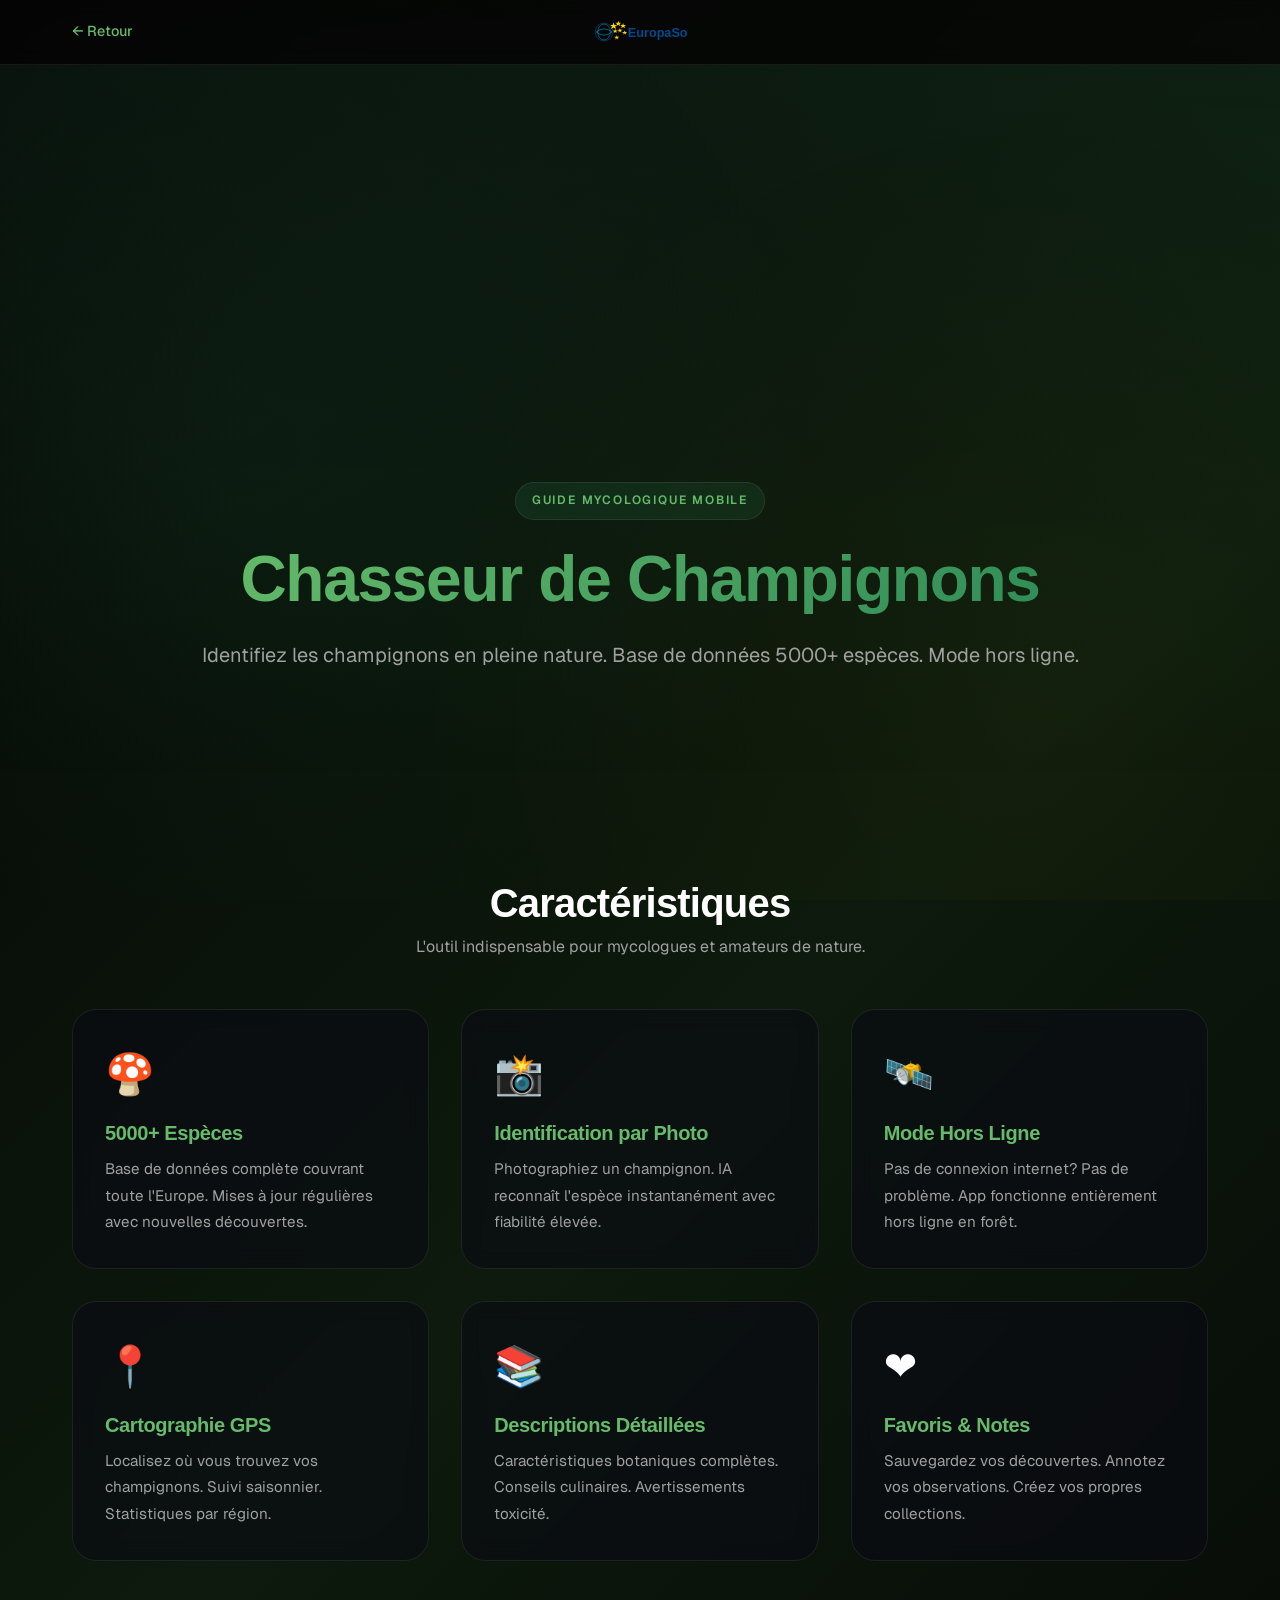
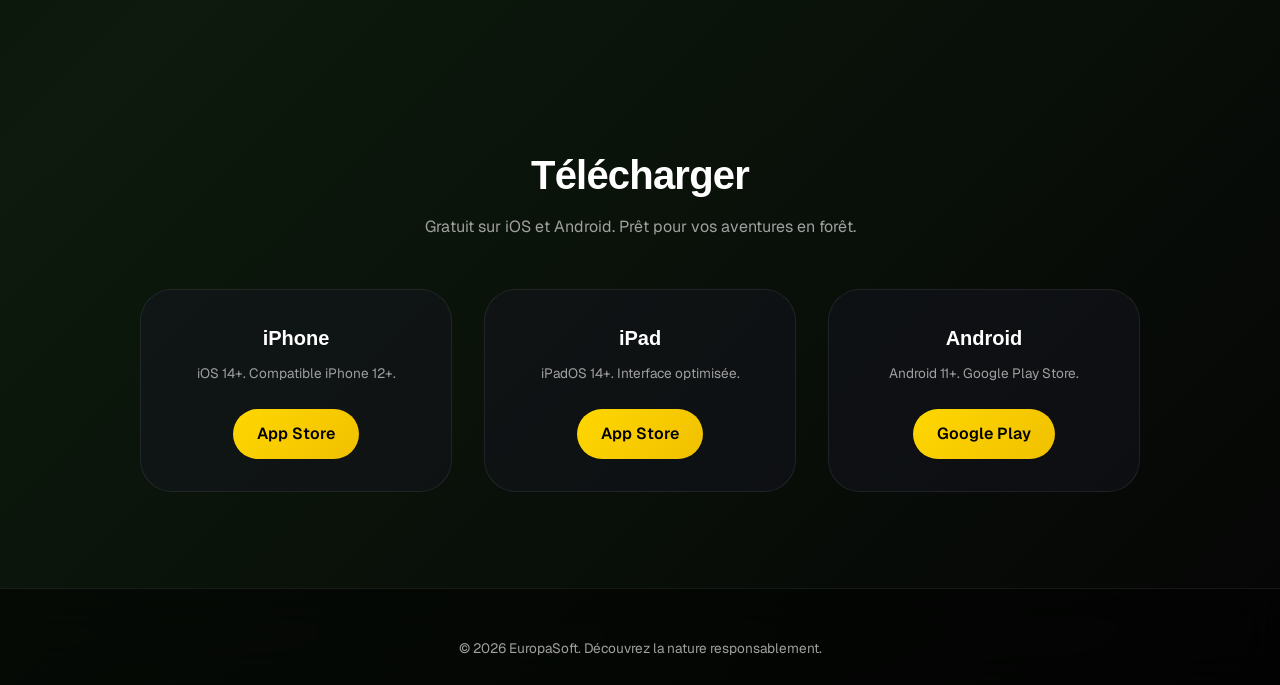
<file: archive/version-aout-2026/apps/mushroom-premium.html>
<!DOCTYPE html>
<html lang="fr">
<head>
  <meta charset="UTF-8">
  <meta name="viewport" content="width=device-width, initial-scale=1.0">
  <title>Chasseur de Champignons — Guide Mycologique</title>
  <link rel="preconnect" href="https://fonts.googleapis.com">
  <link rel="preconnect" href="https://fonts.gstatic.com" crossorigin>
  <link href="https://fonts.googleapis.com/css2?family=Geist:wght@400;500;600;700&family=Clash+Display:wght@600;700&display=swap" rel="stylesheet">
  <style>
    :root {
      --bg-deep: #050505;
      --bg-card: #0a0a0a;
      --color-green-primary: #2E8B57;
      --color-green-secondary: #3CB371;
      --color-green-light: #66BB6A;
      --color-gold: #FFD700;
      --text-primary: #FFFFFF;
      --text-secondary: #E0E0E0;
      --text-muted: #A0A0A0;
      --border-hairline: rgba(255, 255, 255, 0.08);
      --border-accent: rgba(255, 255, 255, 0.12);
      --shadow-inset-light: inset 0 1px 0 rgba(255, 255, 255, 0.1);
    }

    * {
      margin: 0;
      padding: 0;
      box-sizing: border-box;
    }

    html { scroll-behavior: smooth; }

    body {
      background: linear-gradient(135deg, #050505 0%, #0d1a0d 50%, #050505 100%);
      color: var(--text-primary);
      font-family: 'Geist', -apple-system, system-ui, sans-serif;
      font-size: 16px;
      line-height: 1.6;
      overflow-x: hidden;
    }

    body::before {
      content: '';
      position: fixed;
      inset: 0;
      background: radial-gradient(circle at 20% 50%, rgba(46, 139, 87, 0.08) 0%, transparent 50%),
                  radial-gradient(circle at 80% 80%, rgba(255, 215, 0, 0.03) 0%, transparent 50%);
      pointer-events: none;
      z-index: 1;
    }

    h1, h2, h3 {
      font-family: 'Clash Display', sans-serif;
      font-weight: 700;
      letter-spacing: -0.02em;
      line-height: 1.1;
    }

    h1 { font-size: clamp(2.5rem, 8vw, 4rem); margin-bottom: 1rem; }
    h2 { font-size: clamp(1.75rem, 6vw, 2.5rem); margin-bottom: 1rem; }
    h3 { font-size: 1.25rem; margin-bottom: 0.75rem; }

    p { color: var(--text-secondary); line-height: 1.75; }

    .container { width: 100%; max-width: 1200px; margin: 0 auto; padding: 0 2rem; }

    header {
      position: sticky;
      top: 0;
      z-index: 50;
      background: rgba(5, 5, 5, 0.7);
      backdrop-filter: blur(10px);
      border-bottom: 1px solid var(--border-hairline);
      padding: 1rem 2rem;
    }

    .header-nav {
      display: flex;
      align-items: center;
      justify-content: space-between;
      max-width: 1200px;
      margin: 0 auto;
    }

    .back-link {
      color: var(--color-green-light);
      text-decoration: none;
      font-weight: 500;
      font-size: 0.9rem;
      transition: color 400ms cubic-bezier(0.32, 0.72, 0, 1);
    }

    .back-link:hover { color: var(--color-gold); }

    .logo-mini { height: 32px; width: auto; }

    .hero {
      position: relative;
      min-height: 80dvh;
      display: flex;
      align-items: flex-end;
      justify-content: center;
      padding: 6rem 2rem 4rem;
      z-index: 2;
      background: linear-gradient(180deg, rgba(46, 139, 87, 0.1) 0%, transparent 100%);
    }

    .hero-content { text-align: center; max-width: 900px; }

    .hero-tag {
      display: inline-block;
      padding: 0.5rem 1rem;
      background: rgba(46, 139, 87, 0.15);
      border: 1px solid var(--border-hairline);
      border-radius: 9999px;
      font-size: 0.75rem;
      letter-spacing: 0.15em;
      text-transform: uppercase;
      font-weight: 600;
      color: var(--color-green-light);
      margin-bottom: 1.5rem;
    }

    .hero h1 {
      background: linear-gradient(135deg, #66BB6A 0%, #2E8B57 100%);
      -webkit-background-clip: text;
      -webkit-text-fill-color: transparent;
      background-clip: text;
      margin-bottom: 1.5rem;
    }

    .hero-subtitle {
      font-size: 1.25rem;
      color: var(--text-muted);
      margin-bottom: 3rem;
    }

    .features-section {
      position: relative;
      z-index: 2;
      padding: 6rem 2rem;
    }

    .features-grid {
      display: grid;
      grid-template-columns: repeat(auto-fit, minmax(280px, 1fr));
      gap: 2rem;
      margin-top: 3rem;
    }

    .feature-card {
      background: rgba(10, 10, 20, 0.6);
      border: 1px solid var(--border-hairline);
      border-radius: 1.5rem;
      padding: 2rem;
      backdrop-filter: blur(10px);
      transition: all 600ms cubic-bezier(0.32, 0.72, 0, 1);
    }

    .feature-card:hover {
      transform: translateY(-4px);
      border-color: var(--border-accent);
      box-shadow: 0 0 40px rgba(46, 139, 87, 0.15);
    }

    .feature-icon { font-size: 2.5rem; margin-bottom: 1rem; }

    .feature-card h3 {
      color: var(--color-green-light);
      margin-bottom: 0.75rem;
    }

    .feature-card p {
      font-size: 0.95rem;
      color: var(--text-muted);
    }

    .download-section {
      position: relative;
      z-index: 2;
      padding: 6rem 2rem;
      text-align: center;
    }

    .download-grid {
      display: grid;
      grid-template-columns: repeat(auto-fit, minmax(220px, 1fr));
      gap: 2rem;
      margin-top: 3rem;
      max-width: 1000px;
      margin-left: auto;
      margin-right: auto;
    }

    .download-box {
      background: rgba(20, 20, 30, 0.5);
      border: 1px solid var(--border-hairline);
      border-radius: 2rem;
      padding: 2rem;
      transition: all 600ms cubic-bezier(0.32, 0.72, 0, 1);
    }

    .download-box:hover {
      background: rgba(46, 139, 87, 0.1);
      border-color: var(--border-accent);
      transform: translateY(-4px);
    }

    .download-box h4 {
      font-family: 'Clash Display', sans-serif;
      font-size: 1.25rem;
      margin-bottom: 0.5rem;
      color: var(--text-primary);
    }

    .download-box p {
      font-size: 0.85rem;
      color: var(--text-muted);
      margin-bottom: 1.5rem;
    }

    .btn {
      display: inline-block;
      padding: 0.75rem 1.5rem;
      background: linear-gradient(135deg, var(--color-gold) 0%, #F0C000 100%);
      color: #000;
      border: none;
      border-radius: 9999px;
      font-weight: 600;
      cursor: pointer;
      transition: all 600ms cubic-bezier(0.32, 0.72, 0, 1);
      text-decoration: none;
    }

    .btn:hover {
      transform: translateY(-2px);
      box-shadow: 0 0 40px rgba(255, 215, 0, 0.3);
    }

    footer {
      position: relative;
      z-index: 2;
      background: rgba(0, 0, 0, 0.5);
      border-top: 1px solid var(--border-hairline);
      backdrop-filter: blur(20px);
      padding: 3rem 2rem 1.5rem;
      text-align: center;
    }

    .footer-text { font-size: 0.85rem; color: var(--text-muted); }

    @keyframes fadeUpBlur {
      from { opacity: 0; transform: translateY(30px) blur(8px); }
      to { opacity: 1; transform: translateY(0) blur(0); }
    }

    .feature-card { animation: fadeUpBlur 900ms cubic-bezier(0.32, 0.72, 0, 1) both; }
    .feature-card:nth-child(1) { animation-delay: 100ms; }
    .feature-card:nth-child(2) { animation-delay: 200ms; }
    .feature-card:nth-child(3) { animation-delay: 300ms; }

    @media (max-width: 768px) {
      .hero { min-height: 60dvh; padding: 4rem 1.5rem 2rem; }
      .hero h1 { font-size: 2.5rem; }
      .features-section { padding: 4rem 1.5rem; }
      .download-section { padding: 4rem 1.5rem; }
      footer { padding: 2rem 1.5rem 1rem; }
    }
  </style>
</head>
<body>
  <header>
    <div class="header-nav container">
      <a href="/" class="back-link">← Retour</a>
      <img src="../assets/logo/europasoft-logo.svg" alt="EuropaSoft" class="logo-mini">
      <div style="width: 60px;"></div>
    </div>
  </header>

  <section class="hero">
    <div class="hero-content">
      <div class="hero-tag">Guide Mycologique Mobile</div>
      <h1>Chasseur de Champignons</h1>
      <p class="hero-subtitle">Identifiez les champignons en pleine nature. Base de données 5000+ espèces. Mode hors ligne.</p>
    </div>
  </section>

  <section class="features-section">
    <div class="container">
      <h2 style="text-align: center; margin-bottom: 0.5rem;">Caractéristiques</h2>
      <p style="text-align: center; color: var(--text-muted); margin-bottom: 3rem;">L'outil indispensable pour mycologues et amateurs de nature.</p>

      <div class="features-grid">
        <div class="feature-card">
          <div class="feature-icon">🍄</div>
          <h3>5000+ Espèces</h3>
          <p>Base de données complète couvrant toute l'Europe. Mises à jour régulières avec nouvelles découvertes.</p>
        </div>

        <div class="feature-card">
          <div class="feature-icon">📸</div>
          <h3>Identification par Photo</h3>
          <p>Photographiez un champignon. IA reconnaît l'espèce instantanément avec fiabilité élevée.</p>
        </div>

        <div class="feature-card">
          <div class="feature-icon">🛰️</div>
          <h3>Mode Hors Ligne</h3>
          <p>Pas de connexion internet? Pas de problème. App fonctionne entièrement hors ligne en forêt.</p>
        </div>

        <div class="feature-card">
          <div class="feature-icon">📍</div>
          <h3>Cartographie GPS</h3>
          <p>Localisez où vous trouvez vos champignons. Suivi saisonnier. Statistiques par région.</p>
        </div>

        <div class="feature-card">
          <div class="feature-icon">📚</div>
          <h3>Descriptions Détaillées</h3>
          <p>Caractéristiques botaniques complètes. Conseils culinaires. Avertissements toxicité.</p>
        </div>

        <div class="feature-card">
          <div class="feature-icon">❤️</div>
          <h3>Favoris & Notes</h3>
          <p>Sauvegardez vos découvertes. Annotez vos observations. Créez vos propres collections.</p>
        </div>
      </div>
    </div>
  </section>

  <section class="download-section">
    <div class="container">
      <h2>Télécharger</h2>
      <p style="color: var(--text-muted); margin-top: 1rem;">Gratuit sur iOS et Android. Prêt pour vos aventures en forêt.</p>

      <div class="download-grid">
        <div class="download-box">
          <h4>iPhone</h4>
          <p>iOS 14+. Compatible iPhone 12+.</p>
          <a href="#" class="btn">App Store</a>
        </div>

        <div class="download-box">
          <h4>iPad</h4>
          <p>iPadOS 14+. Interface optimisée.</p>
          <a href="#" class="btn">App Store</a>
        </div>

        <div class="download-box">
          <h4>Android</h4>
          <p>Android 11+. Google Play Store.</p>
          <a href="#" class="btn">Google Play</a>
        </div>
      </div>
    </div>
  </section>

  <footer>
    <div class="container">
      <p class="footer-text">© 2026 EuropaSoft. Découvrez la nature responsablement.</p>
    </div>
  </footer>
</body>
</html>
</file>
<file: assets/css/style.css>
/* ==================================================================
   EuropaSoft — feuille de style
   Aucune dépendance : pas de framework, pas de CDN, pas de police
   distante. Tout tient dans ce fichier.

   Sommaire
   1.  Jetons de conception (couleurs, mesures, typographie)
   2.  Base et accessibilité
   3.  Mise en page et conteneurs
   4.  En-tête et navigation
   5.  Accroche et carrousel
   6.  Promesses
   7.  Grille des applications
   8.  Fiche détaillée (panneau)
   9.  Journal, stores, contact, pied de page
   10. Animations
   11. Adaptations d'écran
   ================================================================== */

/* ---------- 1. Jetons de conception -------------------------------- */

:root {
  /* Palette de marque, relevée sur le logo EuropaSoft */
  --marine-900: #050a16;
  --marine-800: #081124;
  --marine-700: #0c1a33;
  --marine-600: #12254a;
  --bleu-500: #1b7fe0;
  --bleu-400: #2aa7e8;
  --bleu-300: #6cc6f5;
  --or-400: #f5c518;

  /* Deux jetons tenus au contraste, distincts des bleus décoratifs :
     --accent-texte pour tout texte bleu, --bouton-1/2 pour le fond des
     boutons portant du texte blanc. Mesurés ≥ 4,5:1 dans les deux
     thèmes — les bleus vifs ci-dessus ne passent pas ce seuil. */
  --accent-texte: #6cc6f5;
  --bouton-1: #1a74cf;
  --bouton-2: #0d52a4;

  /* Surfaces */
  --fond: var(--marine-900);
  --fond-doux: var(--marine-800);
  --surface: rgba(255, 255, 255, 0.035);
  --surface-forte: rgba(255, 255, 255, 0.06);
  --bordure: rgba(255, 255, 255, 0.09);
  --bordure-forte: rgba(255, 255, 255, 0.16);

  /* Texte */
  --texte: #eef3fb;
  --texte-doux: #a8b6cd;
  --texte-faible: #74839c;

  /* Accents d'état */
  --vert: #35d39a;
  --ambre: #f0b429;

  /* Mesures */
  --largeur-max: 1280px;
  --gouttiere: clamp(1.15rem, 4vw, 3rem);
  --rayon-s: 10px;
  --rayon-m: 16px;
  --rayon-l: 24px;
  --rayon-xl: 32px;

  /* Rythme vertical fluide */
  --section-y: clamp(3.5rem, 9vw, 7.5rem);

  /* Typographie — piles système, aucune police téléchargée */
  --police-titre: 'Segoe UI Semibold', 'SF Pro Display', -apple-system,
    BlinkMacSystemFont, 'Inter', 'Helvetica Neue', Arial, sans-serif;
  --police-texte: -apple-system, BlinkMacSystemFont, 'Segoe UI', 'Inter', Roboto,
    'Helvetica Neue', Arial, sans-serif;
  --police-mono: ui-monospace, 'SF Mono', 'JetBrains Mono', 'Cascadia Mono',
    Menlo, Consolas, 'Liberation Mono', monospace;

  /* Ombres */
  --ombre-carte: 0 1px 2px rgba(0, 0, 0, 0.3), 0 18px 40px -22px rgba(0, 0, 0, 0.9);
  --ombre-haute: 0 30px 70px -30px rgba(0, 0, 0, 0.85);

  --transition: 200ms cubic-bezier(0.4, 0, 0.2, 1);
  color-scheme: dark;
}

/* Thème clair — appliqué par l'attribut data-theme sur <html> */
:root[data-theme='clair'] {
  --fond: #f6f8fc;
  --fond-doux: #ffffff;
  --surface: rgba(12, 26, 51, 0.035);
  --surface-forte: rgba(12, 26, 51, 0.06);
  --bordure: rgba(12, 26, 51, 0.12);
  --bordure-forte: rgba(12, 26, 51, 0.22);
  --texte: #0b1b33;
  --texte-doux: #3f5570;
  --texte-faible: #566a83;
  --accent-texte: #0d5fa8;
  --ombre-carte: 0 1px 2px rgba(11, 27, 51, 0.06), 0 16px 34px -24px rgba(11, 27, 51, 0.45);
  --ombre-haute: 0 28px 64px -30px rgba(11, 27, 51, 0.4);
  color-scheme: light;
}

/* ---------- 2. Base et accessibilité ------------------------------- */

*,
*::before,
*::after {
  box-sizing: border-box;
}

html {
  -webkit-text-size-adjust: 100%;
  scroll-behavior: smooth;
  scroll-padding-top: 5.5rem;
}

body {
  margin: 0;
  background: var(--fond);
  color: var(--texte);
  font-family: var(--police-texte);
  font-size: clamp(1rem, 0.96rem + 0.2vw, 1.0625rem);
  line-height: 1.65;
  -webkit-font-smoothing: antialiased;
  text-rendering: optimizeLegibility;
  overflow-x: hidden;
}

/* Halos d'ambiance : deux dégradés fixés en fond de page */
body::before {
  content: '';
  position: fixed;
  inset: 0;
  z-index: -2;
  background:
    radial-gradient(60rem 40rem at 78% -10%, rgba(42, 167, 232, 0.16), transparent 60%),
    radial-gradient(48rem 34rem at 8% 12%, rgba(27, 127, 224, 0.14), transparent 62%);
  pointer-events: none;
}

:root[data-theme='clair'] body::before {
  background:
    radial-gradient(60rem 40rem at 78% -10%, rgba(42, 167, 232, 0.16), transparent 60%),
    radial-gradient(48rem 34rem at 8% 12%, rgba(27, 127, 224, 0.1), transparent 62%);
}

h1,
h2,
h3,
h4 {
  font-family: var(--police-titre);
  font-weight: 700;
  line-height: 1.12;
  letter-spacing: -0.02em;
  margin: 0 0 0.6em;
  text-wrap: balance;
}

p {
  margin: 0 0 1em;
  text-wrap: pretty;
}

a {
  color: var(--accent-texte);
  text-decoration-color: color-mix(in srgb, currentColor 45%, transparent);
  text-underline-offset: 3px;
}

a:hover {
  text-decoration-color: currentColor;
}

img,
svg {
  max-width: 100%;
  height: auto;
  display: block;
}

ul {
  margin: 0;
  padding: 0;
  list-style: none;
}

button {
  font: inherit;
  color: inherit;
  cursor: pointer;
}

:where(a, button, [tabindex]):focus-visible {
  outline: 2px solid var(--bleu-400);
  outline-offset: 3px;
  border-radius: 6px;
}

.lien-evitement {
  position: absolute;
  left: 50%;
  top: 0;
  transform: translate(-50%, -140%);
  z-index: 200;
  background: var(--bouton-2);
  color: #fff;
  padding: 0.7rem 1.2rem;
  border-radius: 0 0 var(--rayon-s) var(--rayon-s);
  text-decoration: none;
  font-weight: 600;
  transition: transform var(--transition);
}

.lien-evitement:focus {
  transform: translate(-50%, 0);
}

.visuellement-cache {
  position: absolute;
  width: 1px;
  height: 1px;
  overflow: hidden;
  clip-path: inset(50%);
  white-space: nowrap;
}

/* ---------- 3. Mise en page et conteneurs -------------------------- */

.conteneur {
  width: 100%;
  max-width: var(--largeur-max);
  margin-inline: auto;
  padding-inline: var(--gouttiere);
}

.section {
  padding-block: var(--section-y);
  position: relative;
}

.section--liseree {
  border-top: 1px solid var(--bordure);
}

.entete-section {
  max-width: 46rem;
  margin-bottom: clamp(2rem, 4vw, 3.25rem);
}

.surtitre {
  display: inline-flex;
  align-items: center;
  gap: 0.55rem;
  font-family: var(--police-mono);
  font-size: 0.78rem;
  letter-spacing: 0.16em;
  text-transform: uppercase;
  color: var(--accent-texte);
  margin-bottom: 0.9rem;
}

.surtitre::before {
  content: '';
  width: 1.75rem;
  height: 1px;
  background: linear-gradient(90deg, var(--bleu-400), transparent);
}

.entete-section h2 {
  font-size: clamp(1.75rem, 1.2rem + 2.4vw, 3rem);
}

.entete-section p.surtitre {
  color: var(--accent-texte);
}

.entete-section p {
  color: var(--texte-doux);
  font-size: clamp(1rem, 0.95rem + 0.35vw, 1.15rem);
  margin-bottom: 0;
}

/* Boutons ------------------------------------------------------- */

.bouton {
  display: inline-flex;
  align-items: center;
  justify-content: center;
  gap: 0.55rem;
  padding: 0.78rem 1.3rem;
  border: 1px solid transparent;
  border-radius: 999px;
  font-weight: 600;
  font-size: 0.95rem;
  line-height: 1.2;
  text-decoration: none;
  white-space: nowrap;
  transition: transform var(--transition), background var(--transition),
    border-color var(--transition), box-shadow var(--transition);
}

.bouton:hover {
  transform: translateY(-2px);
}

.bouton:active {
  transform: translateY(0);
}

.bouton--primaire {
  background: linear-gradient(135deg, var(--bouton-1), var(--bouton-2));
  color: #fff;
  box-shadow: 0 12px 28px -14px rgba(13, 82, 164, 0.95);
}

.bouton--primaire:hover {
  box-shadow: 0 18px 34px -14px rgba(27, 127, 224, 1);
}

.bouton--secondaire {
  background: var(--surface-forte);
  border-color: var(--bordure-forte);
  color: var(--texte);
}

.bouton--secondaire:hover {
  background: var(--surface);
  border-color: var(--bleu-400);
}

.bouton--fantome {
  background: transparent;
  border-color: var(--bordure);
  color: var(--texte-doux);
}

.bouton--fantome:hover {
  color: var(--texte);
  border-color: var(--bordure-forte);
}

.bouton[aria-disabled='true'],
.bouton:disabled {
  opacity: 0.45;
  cursor: not-allowed;
  transform: none;
  box-shadow: none;
}

.bouton svg {
  width: 1.05em;
  height: 1.05em;
  flex: none;
}

/* Étiquettes ---------------------------------------------------- */

.etiquette {
  display: inline-flex;
  align-items: center;
  gap: 0.4rem;
  padding: 0.24rem 0.68rem;
  border-radius: 999px;
  border: 1px solid var(--bordure);
  background: var(--surface);
  font-size: 0.76rem;
  font-weight: 600;
  letter-spacing: 0.01em;
  color: var(--texte-doux);
  white-space: nowrap;
}

.etiquette--disponible {
  color: var(--vert);
  border-color: rgba(53, 211, 154, 0.35);
  background: rgba(53, 211, 154, 0.1);
}

.etiquette--developpement {
  color: var(--ambre);
  border-color: rgba(240, 180, 41, 0.35);
  background: rgba(240, 180, 41, 0.1);
}

.pastille {
  width: 0.45rem;
  height: 0.45rem;
  border-radius: 50%;
  background: currentColor;
  flex: none;
}

.etiquette--disponible .pastille {
  box-shadow: 0 0 0 0 rgba(53, 211, 154, 0.6);
  animation: pulsation 2.4s infinite;
}

/* ---------- 4. En-tête et navigation ------------------------------- */

.entete {
  position: sticky;
  top: 0;
  z-index: 100;
  background: color-mix(in srgb, var(--fond) 82%, transparent);
  backdrop-filter: blur(14px) saturate(140%);
  -webkit-backdrop-filter: blur(14px) saturate(140%);
  border-bottom: 1px solid transparent;
  transition: border-color var(--transition), background var(--transition);
}

.entete[data-defile='oui'] {
  border-bottom-color: var(--bordure);
}

.entete__interieur {
  display: flex;
  align-items: center;
  justify-content: space-between;
  gap: 1rem;
  min-height: 4.25rem;
}

.marque {
  display: inline-flex;
  align-items: center;
  gap: 0.6rem;
  text-decoration: none;
  color: inherit;
  flex: none;
}

.marque img {
  height: 2.6rem;
  width: auto;
}

.nav-principale {
  display: flex;
  align-items: center;
  gap: 0.35rem;
}

.nav-principale a {
  padding: 0.5rem 0.85rem;
  border-radius: 999px;
  color: var(--texte-doux);
  text-decoration: none;
  font-size: 0.94rem;
  font-weight: 500;
  transition: color var(--transition), background var(--transition);
}

.nav-principale a:hover,
.nav-principale a[aria-current='true'] {
  color: var(--texte);
  background: var(--surface-forte);
}

.entete__actions {
  display: flex;
  align-items: center;
  gap: 0.5rem;
}

.bouton-icone {
  display: inline-grid;
  place-items: center;
  width: 2.5rem;
  height: 2.5rem;
  border-radius: 50%;
  border: 1px solid var(--bordure);
  background: var(--surface);
  color: var(--texte-doux);
  transition: color var(--transition), border-color var(--transition),
    background var(--transition);
}

.bouton-icone:hover {
  color: var(--texte);
  border-color: var(--bordure-forte);
  background: var(--surface-forte);
}

.bouton-icone svg {
  width: 1.15rem;
  height: 1.15rem;
}

.bouton-menu {
  display: none;
}

/* Tiroir de navigation, sur petit écran */
.tiroir {
  position: fixed;
  inset: 0;
  z-index: 150;
  display: none;
  background: color-mix(in srgb, var(--marine-900) 70%, transparent);
  backdrop-filter: blur(6px);
}

.tiroir[data-ouvert='oui'] {
  display: block;
}

.tiroir__panneau {
  position: absolute;
  inset-block: 0;
  right: 0;
  width: min(20rem, 82vw);
  background: var(--fond-doux);
  border-left: 1px solid var(--bordure);
  padding: 1.25rem var(--gouttiere) 2rem;
  display: flex;
  flex-direction: column;
  gap: 0.35rem;
  box-shadow: var(--ombre-haute);
  animation: glissement 260ms cubic-bezier(0.22, 1, 0.36, 1);
  overflow-y: auto;
}

.tiroir__tete {
  display: flex;
  justify-content: flex-end;
  margin-bottom: 0.75rem;
}

.tiroir__panneau a {
  padding: 0.85rem 0.6rem;
  border-radius: var(--rayon-s);
  color: var(--texte);
  text-decoration: none;
  font-size: 1.05rem;
  font-weight: 500;
  border-bottom: 1px solid var(--bordure);
}

.tiroir__panneau a:hover {
  background: var(--surface);
}

/* Bouton d'installation de l'application. Masqué tant que le
   navigateur n'a pas signalé qu'elle est possible (attribut hidden,
   retiré par pwa.js). */
.bouton-installer[hidden] {
  display: none;
}

.bouton-installer {
  padding-inline: 1rem;
}

/* Bandeau « nouvelle version prête », posé par pwa.js */
.bandeau-maj {
  position: fixed;
  left: 50%;
  bottom: max(1rem, env(safe-area-inset-bottom));
  transform: translateX(-50%);
  z-index: 190;
  display: flex;
  flex-wrap: wrap;
  align-items: center;
  gap: 0.6rem 0.9rem;
  width: min(34rem, calc(100vw - 2rem));
  padding: 0.9rem 1.1rem;
  border-radius: var(--rayon-m);
  border: 1px solid var(--bordure-forte);
  background: color-mix(in srgb, var(--fond-doux) 94%, transparent);
  backdrop-filter: blur(10px);
  box-shadow: var(--ombre-haute);
  animation: montee 300ms cubic-bezier(0.22, 1, 0.36, 1);
}

.bandeau-maj p {
  flex: 1 1 12rem;
  margin: 0;
  font-size: 0.92rem;
}

.bandeau-maj .bouton {
  padding: 0.5rem 1rem;
  font-size: 0.88rem;
}

/* ---------- 5. Accroche et carrousel ------------------------------- */

.section--haut {
  padding-top: clamp(2.5rem, 6vw, 4.5rem);
  position: relative;
}

/* Trame technique, en fond de la première section */
.section--haut::before {
  content: '';
  position: absolute;
  inset: 0;
  background-image: linear-gradient(var(--bordure) 1px, transparent 1px),
    linear-gradient(90deg, var(--bordure) 1px, transparent 1px);
  background-size: 56px 56px;
  mask-image: radial-gradient(75% 65% at 50% 25%, #000 15%, transparent 78%);
  -webkit-mask-image: radial-gradient(75% 65% at 50% 25%, #000 15%, transparent 78%);
  opacity: 0.7;
  pointer-events: none;
}

.section--haut > * {
  position: relative;
}

.entete-section--centre {
  max-width: 44rem;
  margin-inline: auto;
  text-align: center;
}

.entete-section--centre .surtitre::before {
  display: none;
}

.entete-section h1 {
  font-size: clamp(2rem, 1.3rem + 3.4vw, 3.75rem);
  margin-bottom: 0.5em;
}

.accent {
  background: linear-gradient(100deg, #8ed6f8, var(--bleu-400) 42%, var(--bleu-500));
  -webkit-background-clip: text;
  background-clip: text;
  color: transparent;
}

:root[data-theme='clair'] .accent {
  background: linear-gradient(100deg, var(--bleu-400), var(--bleu-500) 55%, #0b3c82);
  -webkit-background-clip: text;
  background-clip: text;
}

.point {
  color: var(--or-400);
}

/* Carrousel --------------------------------------------------- */

.carrousel {
  margin-top: clamp(2rem, 4vw, 3rem);
}

.carrousel__cadre {
  position: relative;
}

/* La piste est une zone défilante à accrochage : le glissement du
   doigt et la molette fonctionnent sans une ligne de JavaScript. */
.carrousel__piste {
  display: flex;
  gap: clamp(0.75rem, 2vw, 1.25rem);
  overflow-x: auto;
  scroll-snap-type: x mandatory;
  scroll-behavior: smooth;
  scrollbar-width: none;
  -webkit-overflow-scrolling: touch;
  padding-bottom: 0.5rem;
}

.carrousel__piste::-webkit-scrollbar {
  display: none;
}

.carrousel__piste:focus-visible {
  outline: 2px solid var(--bleu-400);
  outline-offset: 6px;
  border-radius: var(--rayon-l);
}

.diapo {
  flex: 0 0 100%;
  scroll-snap-align: center;
  display: grid;
  gap: clamp(1.5rem, 4vw, 3rem);
  grid-template-columns: 1fr;
  align-items: center;
  padding: clamp(1.5rem, 4vw, 3.25rem);
  border-radius: var(--rayon-xl);
  border: 1px solid var(--bordure);
  background:
    radial-gradient(38rem 24rem at 88% 10%, var(--app-c1), transparent 68%),
    linear-gradient(160deg, var(--surface-forte), var(--surface));
  box-shadow: var(--ombre-carte);
  transition: opacity var(--transition);
}

/* Les diapositives voisines s'estompent : le regard sait où il est. */
.diapo[data-actif='non'] {
  opacity: 0.55;
}

.diapo h2 {
  font-size: clamp(1.9rem, 1.4rem + 2.2vw, 3.1rem);
  margin: 0.7rem 0 0.15rem;
}

.diapo__baseline {
  color: var(--accent-texte);
  font-size: clamp(1rem, 0.95rem + 0.35vw, 1.2rem);
  font-weight: 500;
  margin-bottom: 0.9rem;
}

.diapo__resume {
  color: var(--texte-doux);
  max-width: 34rem;
  margin-bottom: 1.6rem;
  /* La diapositive donne l'idée, la fiche donne le détail : le résumé
     est écourté pour que la hauteur reste tenable sur téléphone. */
  display: -webkit-box;
  -webkit-box-orient: vertical;
  -webkit-line-clamp: 4;
  line-clamp: 4;
  overflow: hidden;
}

@media (min-width: 960px) {
  .diapo__resume {
    -webkit-line-clamp: 5;
    line-clamp: 5;
  }
}

.diapo__actions {
  display: flex;
  flex-wrap: wrap;
  gap: 0.7rem;
}

.diapo__visuel {
  position: relative;
  display: grid;
  place-items: center;
  gap: 1.25rem;
  min-height: 13rem;
}

.diapo__halo {
  position: absolute;
  width: min(20rem, 70%);
  aspect-ratio: 1;
  border-radius: 50%;
  background: radial-gradient(circle, var(--app-c1), transparent 68%);
  opacity: 0.35;
  filter: blur(14px);
}

.diapo__sceau {
  position: relative;
  display: grid;
  place-items: center;
  width: clamp(6.5rem, 16vw, 10rem);
  aspect-ratio: 1;
  border-radius: 28%;
  background: linear-gradient(140deg, var(--app-c1), var(--app-c2));
  color: #fff;
  font-family: var(--police-titre);
  font-size: clamp(3rem, 7vw, 4.75rem);
  font-weight: 700;
  box-shadow: 0 24px 50px -22px var(--app-c1);
}

.diapo__sceau--image {
  background: transparent !important;
  box-shadow: 0 24px 50px -18px var(--app-c1);
}

.diapo__icone-img {
  width: 100%;
  height: 100%;
  object-fit: cover;
  border-radius: 28%;
  display: block;
}

.diapo__banniere-fond {
  position: absolute;
  inset: -1.5rem;
  background-size: cover;
  background-position: center;
  border-radius: var(--rayon-xl);
  opacity: 0.16;
  filter: saturate(1.2) blur(2px);
  mask-image: radial-gradient(circle at 75% 50%, black 25%, transparent 75%);
  -webkit-mask-image: radial-gradient(circle at 75% 50%, black 25%, transparent 75%);
  pointer-events: none;
}

.diapo__plateformes {
  position: relative;
  display: flex;
  flex-wrap: wrap;
  justify-content: center;
  gap: 0.4rem;
}

.diapo__plateformes li {
  padding: 0.28rem 0.7rem;
  border-radius: 999px;
  border: 1px solid var(--bordure);
  background: var(--surface-forte);
  font-size: 0.78rem;
  color: var(--texte-doux);
}

/* Flèches, points, pause ---------------------------------------- */

.carrousel__fleche {
  position: absolute;
  top: 50%;
  transform: translateY(-50%);
  z-index: 3;
  display: none;
  place-items: center;
  width: 3rem;
  height: 3rem;
  border-radius: 50%;
  border: 1px solid var(--bordure-forte);
  background: color-mix(in srgb, var(--fond) 88%, transparent);
  backdrop-filter: blur(8px);
  color: var(--texte);
  transition: background var(--transition), border-color var(--transition),
    transform var(--transition);
}

.carrousel__fleche:hover {
  border-color: var(--bleu-400);
  transform: translateY(-50%) scale(1.06);
}

.carrousel__fleche svg {
  width: 1.3rem;
  height: 1.3rem;
}

.carrousel__fleche--gauche {
  left: 0.5rem;
}

.carrousel__fleche--droite {
  right: 0.5rem;
}

.carrousel__pieds {
  display: flex;
  align-items: center;
  justify-content: center;
  flex-wrap: wrap;
  gap: 0.75rem 1.5rem;
  margin-top: 1.5rem;
}

.carrousel__points {
  display: flex;
  gap: 0.5rem;
}

/* Nom complet : « .point » seul entrait en collision avec le point
   final doré du titre. */
.carrousel__point {
  width: 0.6rem;
  height: 0.6rem;
  padding: 0;
  border: 0;
  border-radius: 999px;
  background: var(--bordure-forte);
  transition: width var(--transition), background var(--transition);
}

.carrousel__point[aria-current='true'] {
  width: 2rem;
  background: linear-gradient(90deg, var(--bleu-400), var(--bleu-500));
}

.carrousel__pause {
  display: inline-flex;
  align-items: center;
  gap: 0.45rem;
  padding: 0.35rem 0.8rem;
  border-radius: 999px;
  border: 1px solid var(--bordure);
  background: transparent;
  color: var(--texte-faible);
  font-size: 0.82rem;
  transition: color var(--transition), border-color var(--transition);
}

.carrousel__pause:hover {
  color: var(--texte);
  border-color: var(--bordure-forte);
}

.carrousel__pause svg {
  width: 0.8rem;
  height: 0.8rem;
}

/* ---------- 6. Promesses ------------------------------------------- */

.promesses {
  display: grid;
  gap: 1rem;
  grid-template-columns: 1fr;
}

.promesse {
  padding: 1.4rem;
  border-radius: var(--rayon-m);
  border: 1px solid var(--bordure);
  background: var(--surface);
}

.promesse__icone {
  display: grid;
  place-items: center;
  width: 2.6rem;
  height: 2.6rem;
  border-radius: var(--rayon-s);
  background: rgba(42, 167, 232, 0.14);
  color: var(--accent-texte);
  margin-bottom: 0.9rem;
}

.promesse__icone svg {
  width: 1.3rem;
  height: 1.3rem;
}

.promesse h3 {
  font-size: 1.05rem;
  margin-bottom: 0.4rem;
}

.promesse p {
  color: var(--texte-doux);
  font-size: 0.94rem;
  margin: 0;
}

/* ---------- 7. Grille des applications ----------------------------- */

/* Barre de recherche instantanée */
.barre-recherche {
  margin-bottom: 1.5rem;
  display: flex;
  flex-direction: column;
  gap: 0.6rem;
}

.champ-recherche {
  position: relative;
  display: flex;
  align-items: center;
  width: 100%;
  max-width: 32rem;
}

.champ-recherche__icone {
  position: absolute;
  left: 1rem;
  width: 1.15rem;
  height: 1.15rem;
  color: var(--texte-faible);
  pointer-events: none;
}

.champ-recherche input[type='search'] {
  width: 100%;
  padding: 0.75rem 2.5rem 0.75rem 2.8rem;
  border-radius: var(--rayon-m);
  border: 1px solid var(--bordure);
  background: var(--surface);
  color: var(--texte);
  font-family: inherit;
  font-size: 0.95rem;
  transition: border-color var(--transition), box-shadow var(--transition), background var(--transition);
}

.champ-recherche input[type='search']:focus {
  outline: none;
  border-color: var(--bleu-400);
  background: var(--surface-forte);
  box-shadow: 0 0 0 3px rgba(42, 167, 232, 0.18);
}

.champ-recherche__effacer {
  position: absolute;
  right: 0.6rem;
  display: grid;
  place-items: center;
  width: 1.8rem;
  height: 1.8rem;
  padding: 0;
  border: none;
  border-radius: 50%;
  background: transparent;
  color: var(--texte-faible);
  cursor: pointer;
  transition: color var(--transition), background var(--transition);
}

.champ-recherche__effacer:hover {
  color: var(--texte);
  background: var(--surface-forte);
}

.compteur-resultats {
  font-size: 0.86rem;
  color: var(--texte-faible);
  margin: 0;
}

.filtres {
  display: flex;
  flex-wrap: wrap;
  gap: 0.5rem;
  margin-bottom: 1.75rem;
}

.filtre {
  padding: 0.5rem 1rem;
  border-radius: 999px;
  border: 1px solid var(--bordure);
  background: transparent;
  color: var(--texte-doux);
  font-size: 0.9rem;
  font-weight: 500;
  transition: color var(--transition), border-color var(--transition),
    background var(--transition);
}

.filtre:hover {
  color: var(--texte);
  border-color: var(--bordure-forte);
}

.filtre[aria-pressed='true'] {
  color: #fff;
  background: linear-gradient(135deg, var(--bouton-1), var(--bouton-2));
  border-color: transparent;
}

.grille-apps {
  display: grid;
  gap: clamp(1rem, 2vw, 1.5rem);
  grid-template-columns: 1fr;
}

/* `display: flex` l'emporterait sur le `display: none` que le
   navigateur applique à [hidden] : les filtres ne masquaient rien. */
.carte-app[hidden] {
  display: none;
}

.carte-app {
  position: relative;
  /* La carte se mesure elle-même : son en-tête se réorganise selon sa
     propre largeur, et non selon celle de la fenêtre — ce qui compte
     quand la grille passe à deux ou trois colonnes. */
  container-type: inline-size;
  display: flex;
  flex-direction: column;
  padding: clamp(1.25rem, 3vw, 1.85rem);
  border-radius: var(--rayon-l);
  border: 1px solid var(--bordure);
  background: var(--surface);
  box-shadow: var(--ombre-carte);
  overflow: hidden;
  transition: transform var(--transition), border-color var(--transition),
    box-shadow var(--transition);
}

/* Filet lumineux aux couleurs de l'application, en haut de la carte */
.carte-app::before {
  content: '';
  position: absolute;
  inset-inline: 0;
  top: 0;
  height: 3px;
  background: linear-gradient(90deg, var(--app-c1), var(--app-c2));
  opacity: 0.85;
}

.carte-app::after {
  content: '';
  position: absolute;
  inset: 0;
  background: radial-gradient(28rem 16rem at 100% 0%, var(--app-c1), transparent 70%);
  opacity: 0;
  transition: opacity var(--transition);
  pointer-events: none;
}

.carte-app:hover {
  transform: translateY(-4px);
  border-color: var(--bordure-forte);
  box-shadow: var(--ombre-haute);
}

.carte-app:hover::after {
  opacity: 0.09;
}

.carte-app > * {
  position: relative;
  z-index: 1;
}

.carte-app__tete {
  display: flex;
  align-items: flex-start;
  gap: 1rem;
  margin-bottom: 1rem;
}

.carte-app__sceau {
  display: grid;
  place-items: center;
  width: 3.25rem;
  height: 3.25rem;
  flex: none;
  border-radius: 18px;
  background: linear-gradient(140deg, var(--app-c1), var(--app-c2));
  color: #fff;
  font-family: var(--police-titre);
  font-size: 1.5rem;
  font-weight: 700;
  box-shadow: 0 10px 22px -12px var(--app-c1);
}

.carte-app__sceau--image {
  background: transparent !important;
  box-shadow: 0 8px 18px -8px var(--app-c1);
  overflow: hidden;
}

.carte-app__icone-img {
  width: 100%;
  height: 100%;
  object-fit: cover;
  border-radius: 18px;
  display: block;
}

.carte-app__titre {
  display: flex;
  flex-wrap: wrap;
  align-items: baseline;
  gap: 0.5rem 0.65rem;
  margin: 0 0 0.15rem;
  font-size: 1.4rem;
}

.carte-app__version {
  font-family: var(--police-mono);
  font-size: 0.78rem;
  font-weight: 500;
  color: var(--texte-faible);
  letter-spacing: 0;
}

.carte-app__baseline {
  color: var(--accent-texte);
  font-size: 0.92rem;
  font-weight: 500;
  margin: 0;
}

.carte-app__resume {
  color: var(--texte-doux);
  font-size: 0.96rem;
  margin-bottom: 1.15rem;
}

.plateformes {
  display: flex;
  flex-wrap: wrap;
  gap: 0.4rem;
  margin-bottom: 1.35rem;
}

.plateformes li {
  display: inline-flex;
  align-items: center;
  gap: 0.35rem;
  padding: 0.28rem 0.6rem;
  border-radius: 8px;
  background: var(--surface-forte);
  border: 1px solid var(--bordure);
  font-size: 0.76rem;
  color: var(--texte-doux);
  font-weight: 500;
}

.plateformes svg {
  width: 0.85rem;
  height: 0.85rem;
  opacity: 0.85;
}

.carte-app__actions {
  display: flex;
  flex-wrap: wrap;
  gap: 0.6rem;
  margin-top: auto;
  padding-top: 0.25rem;
}

.carte-app__actions .bouton {
  flex: 1 1 auto;
  min-width: 9.5rem;
}

.carte-app__actions .bouton-action-secondaire {
  flex: 0 0 2.5rem;
  min-width: unset;
  width: 2.5rem;
  height: 2.5rem;
  padding: 0;
  border-radius: var(--rayon-m);
  border: 1px solid var(--bordure);
  background: var(--surface);
  color: var(--texte-doux);
  display: grid;
  place-items: center;
  cursor: pointer;
  transition: all var(--transition);
}

.carte-app__actions .bouton-action-secondaire:hover {
  color: var(--texte);
  border-color: var(--bleu-400);
  background: var(--surface-forte);
  transform: translateY(-2px);
}

/* L'état reste dans le flux : il ne peut donc jamais recouvrir le titre. */
.carte-app__etat {
  margin-left: auto;
  align-self: flex-start;
  flex: none;
}

.carte-app__identite {
  min-width: 0;
  flex: 1 1 auto;
}

/* Carte étroite : l'état passe sur sa propre ligne, le titre et sa
   baseline récupèrent toute la largeur. */
@container (max-width: 27rem) {
  .carte-app__tete {
    flex-wrap: wrap;
  }

  .carte-app__etat {
    order: -1;
    width: 100%;
    margin-left: 0;
    margin-bottom: 0.15rem;
  }
}

/* ---------- 8. Fiche détaillée (panneau) --------------------------- */

.fiche {
  position: fixed;
  inset: 0;
  z-index: 180;
  display: none;
  align-items: flex-end;
  justify-content: center;
  padding: 0;
  background: color-mix(in srgb, var(--marine-900) 76%, transparent);
  backdrop-filter: blur(8px);
  -webkit-backdrop-filter: blur(8px);
}

.fiche[data-ouvert='oui'] {
  display: flex;
}

.fiche__panneau {
  position: relative;
  width: 100%;
  max-width: 46rem;
  max-height: 92dvh;
  overflow-y: auto;
  overscroll-behavior: contain;
  background: var(--fond-doux);
  border: 1px solid var(--bordure-forte);
  border-radius: var(--rayon-xl) var(--rayon-xl) 0 0;
  box-shadow: var(--ombre-haute);
  padding: clamp(1.5rem, 4vw, 2.5rem);
  padding-bottom: max(clamp(1.5rem, 4vw, 2.5rem), env(safe-area-inset-bottom));
  animation: montee 300ms cubic-bezier(0.22, 1, 0.36, 1);
}

.fiche__fermer {
  position: absolute;
  top: 1rem;
  right: 1rem;
  z-index: 2;
}

.fiche__tete {
  display: flex;
  align-items: flex-start;
  gap: 1rem;
  margin-bottom: 1.25rem;
  padding-right: 3rem;
}

.fiche__banniere-wrap {
  margin: -1.75rem -1.75rem 1.5rem -1.75rem;
  max-height: 220px;
  overflow: hidden;
  border-radius: var(--rayon-l) var(--rayon-l) 0 0;
  position: relative;
  background: var(--surface-forte);
}

.fiche__banniere-img {
  width: 100%;
  height: auto;
  max-height: 220px;
  object-fit: cover;
  display: block;
}

.fiche__icone-img {
  width: 100%;
  height: 100%;
  object-fit: cover;
  border-radius: 18px;
  display: block;
}

.fiche__tete .carte-app__sceau {
  width: 3.75rem;
  height: 3.75rem;
  font-size: 1.7rem;
}

.fiche h2 {
  font-size: clamp(1.5rem, 1.2rem + 1.5vw, 2rem);
  margin-bottom: 0.2rem;
}

.fiche__muse {
  color: var(--texte-faible);
  font-size: 0.88rem;
  font-style: italic;
  margin: 0;
}

.fiche__bloc {
  margin-bottom: 1.6rem;
}

.fiche__bloc h3 {
  font-size: 0.8rem;
  text-transform: uppercase;
  letter-spacing: 0.12em;
  color: var(--texte-faible);
  font-family: var(--police-mono);
  margin-bottom: 0.8rem;
}

.liste-points li {
  position: relative;
  padding-left: 1.6rem;
  margin-bottom: 0.65rem;
  color: var(--texte-doux);
  font-size: 0.95rem;
}

.liste-points li::before {
  content: '';
  position: absolute;
  left: 0.15rem;
  top: 0.62em;
  width: 0.45rem;
  height: 0.45rem;
  border-radius: 2px;
  background: linear-gradient(135deg, var(--app-c1), var(--app-c2));
}

.telechargements {
  display: grid;
  gap: 0.6rem;
}

.telechargement {
  display: flex;
  align-items: center;
  gap: 0.9rem;
  padding: 0.85rem 1rem;
  border-radius: var(--rayon-m);
  border: 1px solid var(--bordure);
  background: var(--surface);
  text-decoration: none;
  color: inherit;
  transition: border-color var(--transition), background var(--transition),
    transform var(--transition);
}

a.telechargement:hover {
  border-color: var(--bleu-400);
  background: var(--surface-forte);
  transform: translateX(2px);
}

.telechargement[aria-disabled='true'] {
  opacity: 0.55;
  cursor: not-allowed;
}

.telechargement__icone {
  display: grid;
  place-items: center;
  width: 2.35rem;
  height: 2.35rem;
  flex: none;
  border-radius: 10px;
  background: var(--surface-forte);
  color: var(--accent-texte);
}

.telechargement__icone svg {
  width: 1.15rem;
  height: 1.15rem;
}

.telechargement strong {
  display: block;
  font-size: 0.95rem;
  font-weight: 600;
}

.telechargement small {
  color: var(--texte-faible);
  font-size: 0.82rem;
}

.telechargement__fleche {
  margin-left: auto;
  color: var(--texte-faible);
  flex: none;
}

.telechargement__fleche svg {
  width: 1.1rem;
  height: 1.1rem;
}

.note {
  display: flex;
  gap: 0.7rem;
  padding: 0.85rem 1rem;
  border-radius: var(--rayon-m);
  border: 1px solid rgba(240, 180, 41, 0.28);
  background: rgba(240, 180, 41, 0.08);
  color: var(--texte-doux);
  font-size: 0.88rem;
}

.note svg {
  width: 1.1rem;
  height: 1.1rem;
  flex: none;
  color: var(--ambre);
  margin-top: 0.15rem;
}

/* ---------- 9. Journal, stores, contact, pied de page -------------- */

/* Journal des mises à jour ------------------------------------- */

.journal {
  display: grid;
  gap: clamp(1rem, 2vw, 1.5rem);
  counter-reset: none;
}

.entree {
  display: grid;
  gap: 0.75rem 2rem;
  grid-template-columns: 1fr;
  padding: clamp(1.25rem, 3vw, 1.85rem);
  border-radius: var(--rayon-l);
  border: 1px solid var(--bordure);
  background: var(--surface);
  position: relative;
  overflow: hidden;
}

.entree::before {
  content: '';
  position: absolute;
  inset-block: 0;
  left: 0;
  width: 3px;
  background: linear-gradient(180deg, var(--app-c1), var(--app-c2));
}

.entree__date time {
  font-family: var(--police-mono);
  font-size: 0.82rem;
  color: var(--texte-faible);
  letter-spacing: 0.02em;
}

.entree__tete {
  display: flex;
  align-items: center;
  gap: 0.75rem;
  margin-bottom: 0.9rem;
}

.entree__sceau {
  display: grid;
  place-items: center;
  width: 2.1rem;
  height: 2.1rem;
  flex: none;
  border-radius: 10px;
  background: linear-gradient(140deg, var(--app-c1), var(--app-c2));
  color: #fff;
  font-family: var(--police-titre);
  font-weight: 700;
  font-size: 0.95rem;
}

.entree__sceau--image {
  background: transparent !important;
  overflow: hidden;
}

.entree__icone-img {
  width: 100%;
  height: 100%;
  object-fit: cover;
  border-radius: 8px;
  display: block;
}

.entree__tete h3 {
  font-size: clamp(1.05rem, 1rem + 0.45vw, 1.3rem);
  margin: 0;
}

.entree .liste-points {
  margin-bottom: 1.1rem;
}

/* Pastilles de stores ------------------------------------------ */

.stores {
  display: flex;
  flex-wrap: wrap;
  gap: 0.6rem;
  margin-bottom: 1.35rem;
}

.store {
  display: inline-flex;
  align-items: center;
  gap: 0.6rem;
  padding: 0.5rem 0.9rem;
  border-radius: var(--rayon-s);
  border: 1px solid var(--bordure);
  background: var(--surface-forte);
  color: var(--texte);
  text-decoration: none;
  transition: border-color var(--transition), transform var(--transition);
}

a.store:hover {
  border-color: var(--bleu-400);
  transform: translateY(-2px);
}

.store[aria-disabled='true'] {
  opacity: 0.5;
  cursor: not-allowed;
}

.store svg {
  width: 1.3rem;
  height: 1.3rem;
  flex: none;
  color: var(--accent-texte);
}

.store small {
  display: block;
  font-size: 0.68rem;
  text-transform: uppercase;
  letter-spacing: 0.06em;
  color: var(--texte-faible);
  line-height: 1.4;
}

.store strong {
  display: block;
  font-size: 0.88rem;
  font-weight: 600;
  line-height: 1.25;
}

.store--pwa svg {
  color: var(--vert);
}

/* Page Contact -------------------------------------------------- */

.grille-contact {
  display: grid;
  gap: clamp(1.5rem, 3vw, 2.5rem);
  grid-template-columns: 1fr;
  align-items: start;
}

.formulaire {
  padding: clamp(1.35rem, 3vw, 2.25rem);
  border-radius: var(--rayon-l);
  border: 1px solid var(--bordure);
  background: var(--surface);
}

.champ {
  margin-bottom: 1.15rem;
}

.champ label {
  display: block;
  margin-bottom: 0.4rem;
  font-size: 0.9rem;
  font-weight: 600;
}

.facultatif {
  font-weight: 400;
  color: var(--texte-faible);
}

.champ input,
.champ select,
.champ textarea {
  width: 100%;
  padding: 0.75rem 0.9rem;
  border-radius: var(--rayon-s);
  border: 1px solid var(--bordure-forte);
  background: var(--fond);
  color: var(--texte);
  font: inherit;
  font-size: 0.95rem;
  transition: border-color var(--transition), box-shadow var(--transition);
}

.champ textarea {
  resize: vertical;
  min-height: 8rem;
  line-height: 1.6;
}

.champ input:focus,
.champ select:focus,
.champ textarea:focus {
  outline: none;
  border-color: var(--bleu-400);
  box-shadow: 0 0 0 3px rgba(42, 167, 232, 0.2);
}

.champ [aria-invalid='true'] {
  border-color: #ff6b6b;
}

.champ__erreur {
  margin: 0.45rem 0 0;
  font-size: 0.85rem;
  color: #ff8b8b;
}

.formulaire__note {
  margin: 1.1rem 0 0;
  font-size: 0.85rem;
  color: var(--texte-faible);
}

.coordonnees {
  display: grid;
  gap: 1rem;
}

.coordonnee {
  display: flex;
  gap: 0.9rem;
  padding: 1.15rem;
  border-radius: var(--rayon-m);
  border: 1px solid var(--bordure);
  background: var(--surface);
}

.coordonnee__icone {
  display: grid;
  place-items: center;
  width: 2.5rem;
  height: 2.5rem;
  flex: none;
  border-radius: var(--rayon-s);
  background: rgba(42, 167, 232, 0.14);
  color: var(--accent-texte);
}

.coordonnee__icone svg {
  width: 1.25rem;
  height: 1.25rem;
}

.coordonnee h2 {
  font-size: 0.95rem;
  margin: 0 0 0.25rem;
}

.coordonnee p {
  margin: 0;
  font-size: 0.92rem;
}

.coordonnee__detail {
  color: var(--texte-faible);
  font-size: 0.85rem !important;
  margin-top: 0.25rem !important;
}

.ligne-copie-courriel {
  display: flex;
  align-items: center;
  gap: 0.5rem;
}

.bouton-copier {
  width: 2rem;
  height: 2rem;
  padding: 0;
  border-radius: var(--rayon-s);
  border: 1px solid var(--bordure);
  background: var(--surface);
  color: var(--texte-faible);
  display: grid;
  place-items: center;
  cursor: pointer;
  transition: all var(--transition);
}

.bouton-copier:hover {
  color: var(--texte);
  border-color: var(--bleu-400);
  background: var(--surface-forte);
  transform: translateY(-1px);
}

.bouton-copier svg {
  width: 1.1rem;
  height: 1.1rem;
}

/* Méthode, contact, pied de page -------------------------------- */

.contact {
  display: grid;
  gap: clamp(1.5rem, 4vw, 3rem);
  align-items: center;
  padding: clamp(1.75rem, 5vw, 3.5rem);
  border-radius: var(--rayon-xl);
  border: 1px solid var(--bordure-forte);
  background:
    radial-gradient(40rem 20rem at 85% 0%, rgba(42, 167, 232, 0.14), transparent 70%),
    var(--surface);
  grid-template-columns: 1fr;
}

.contact h2 {
  font-size: clamp(1.5rem, 1.2rem + 1.6vw, 2.35rem);
}

.contact p {
  color: var(--texte-doux);
  margin-bottom: 0;
}

.contact__actions {
  display: flex;
  flex-wrap: wrap;
  gap: 0.75rem;
}

.pied {
  border-top: 1px solid var(--bordure);
  padding-block: 2.5rem 3rem;
  color: var(--texte-faible);
  font-size: 0.88rem;
}

.pied__grille {
  display: grid;
  gap: 2rem;
  grid-template-columns: 1fr;
  margin-bottom: 2rem;
}

.pied h4 {
  font-size: 0.78rem;
  text-transform: uppercase;
  letter-spacing: 0.12em;
  color: var(--texte-doux);
  font-family: var(--police-mono);
  margin-bottom: 0.9rem;
}

.pied li {
  margin-bottom: 0.5rem;
}

.pied a {
  color: var(--texte-faible);
  text-decoration: none;
}

.pied a:hover {
  color: var(--texte);
}

.pied__marque img {
  height: 3.1rem;
  margin-bottom: 0.9rem;
}

.pied__bas {
  display: flex;
  flex-wrap: wrap;
  gap: 0.75rem 1.5rem;
  justify-content: space-between;
  align-items: center;
  padding-top: 1.5rem;
  border-top: 1px solid var(--bordure);
}

/* ---------- 10. Animations ----------------------------------------- */

@keyframes clignotement {
  to {
    opacity: 0;
  }
}

@keyframes pulsation {
  70% {
    box-shadow: 0 0 0 0.45rem rgba(53, 211, 154, 0);
  }
  100% {
    box-shadow: 0 0 0 0 rgba(53, 211, 154, 0);
  }
}

@keyframes montee {
  from {
    transform: translateY(2.5rem);
    opacity: 0;
  }
}

@keyframes glissement {
  from {
    transform: translateX(100%);
  }
}

/* Apparition au défilement, pilotée par app.js */
.revelation {
  opacity: 0;
  transform: translateY(1.5rem);
  transition: opacity 600ms ease, transform 600ms cubic-bezier(0.22, 1, 0.36, 1);
}

.revelation[data-vue='oui'] {
  opacity: 1;
  transform: none;
}

@media (prefers-reduced-motion: reduce) {
  html {
    scroll-behavior: auto;
  }

  *,
  *::before,
  *::after {
    animation-duration: 0.01ms !important;
    animation-iteration-count: 1 !important;
    transition-duration: 0.01ms !important;
  }

  .revelation {
    opacity: 1;
    transform: none;
  }
}

/* ---------- 11. Adaptations d'écran -------------------------------- */

/* Très petits téléphones (jusqu'à 380 px) : on resserre tout. */
@media (max-width: 380px) {
  .diapo__actions .bouton,
  .carte-app__actions .bouton {
    width: 100%;
  }

  .carte-app__tete {
    gap: 0.75rem;
  }

  .carte-app__sceau {
    width: 2.75rem;
    height: 2.75rem;
    font-size: 1.25rem;
  }

  .marque img {
    height: 2.1rem;
  }
}

/* Sous 560 px, l'état passe sur sa propre ligne : le titre et sa
   baseline récupèrent toute la largeur. */
@media (max-width: 560px) {
  .carte-app__tete {
    flex-wrap: wrap;
  }

  .carte-app__etat {
    order: -1;
    width: 100%;
    margin-left: 0;
    margin-bottom: 0.15rem;
  }
}

@media (max-width: 620px) {
  .bouton-installer span {
    position: absolute;
    width: 1px;
    height: 1px;
    overflow: hidden;
    clip-path: inset(50%);
  }

  .bouton-installer {
    padding: 0.7rem;
    border-radius: 50%;
  }
}

/* Téléphones et petites tablettes : menu en tiroir. */
@media (max-width: 860px) {
  .nav-principale {
    display: none;
  }

  .bouton-menu {
    display: inline-grid;
  }

  .entete__actions .bouton--primaire {
    display: none;
  }
}

/* À partir de 600 px : deux colonnes pour les promesses. */
@media (min-width: 600px) {
  .promesses {
    grid-template-columns: repeat(2, 1fr);
  }

  .fiche {
    align-items: center;
    padding: 1.5rem;
  }

  .fiche__panneau {
    border-radius: var(--rayon-xl);
    max-height: 88dvh;
  }
}

/* À partir de 720 px : journal en deux colonnes, contact aussi. */
@media (min-width: 720px) {
  .entree {
    grid-template-columns: 10rem 1fr;
  }

  .grille-contact {
    grid-template-columns: minmax(0, 1.25fr) minmax(0, 0.9fr);
  }

  .grille-apps {
    grid-template-columns: repeat(auto-fit, minmax(20rem, 1fr));
  }

  .pied__grille {
    grid-template-columns: 1.4fr repeat(3, 1fr);
  }
}

/* Ordinateurs : diapositive sur deux colonnes, flèches visibles. */
@media (min-width: 960px) {
  .diapo {
    grid-template-columns: minmax(0, 1.05fr) minmax(0, 0.8fr);
  }

  .carrousel__fleche {
    display: grid;
  }

  .promesses {
    grid-template-columns: repeat(3, 1fr);
  }

  .contact {
    grid-template-columns: 1.4fr auto;
  }

  .contact__actions {
    justify-content: flex-end;
  }
}

/* Grands écrans : on élargit le conteneur plutôt que d'étirer le texte. */
@media (min-width: 1440px) {
  :root {
    --largeur-max: 1360px;
  }
}

@media (min-width: 1800px) {
  :root {
    --largeur-max: 1560px;
    --section-y: 8.5rem;
  }

  .grille-apps {
    grid-template-columns: repeat(auto-fit, minmax(24rem, 1fr));
  }
}

/* Très grands écrans (2K et au-delà) : la typographie monte d'un cran. */
@media (min-width: 2200px) {
  :root {
    --largeur-max: 1760px;
  }

  body {
    font-size: 1.125rem;
  }
}

/* Écrans bas et larges, en paysage sur téléphone. */
@media (max-height: 520px) and (orientation: landscape) {
  .section--haut {
    padding-block: 2.5rem;
  }

  .fiche__panneau {
    max-height: 96dvh;
  }
}

/* Toast accessible de notification */
.toast {
  position: fixed;
  bottom: 1.75rem;
  right: 1.75rem;
  z-index: 9999;
  display: flex;
  align-items: center;
  gap: 0.75rem;
  padding: 0.85rem 1.25rem;
  border-radius: var(--rayon-m);
  border: 1px solid var(--bordure-forte);
  background: color-mix(in srgb, var(--fond-doux) 92%, transparent);
  backdrop-filter: blur(14px);
  -webkit-backdrop-filter: blur(14px);
  color: var(--texte);
  font-size: 0.92rem;
  font-weight: 500;
  box-shadow: var(--ombre-haute);
  transform: translateY(1.5rem);
  opacity: 0;
  pointer-events: none;
  transition: transform 250ms cubic-bezier(0.16, 1, 0.3, 1), opacity 250ms ease;
}

.toast--visible {
  transform: translateY(0);
  opacity: 1;
  pointer-events: auto;
}

.toast svg {
  width: 1.25rem;
  height: 1.25rem;
  color: var(--vert);
  flex: none;
}

/* Impression : une fiche propre, sans décor. */
@media print {
  .entete,
  .tiroir,
  .fiche,
  .toast,
  .section--haut::before,
  .carrousel__fleche,
  .carrousel__pieds,
  .contact__actions,
  .filtres,
  .barre-recherche {
    display: none !important;
  }

  body {
    background: #fff;
    color: #000;
  }

  .revelation {
    opacity: 1 !important;
    transform: none !important;
  }

  .carte-app {
    break-inside: avoid;
    border: 1px solid #ccc;
    box-shadow: none;
  }
}
</file>
